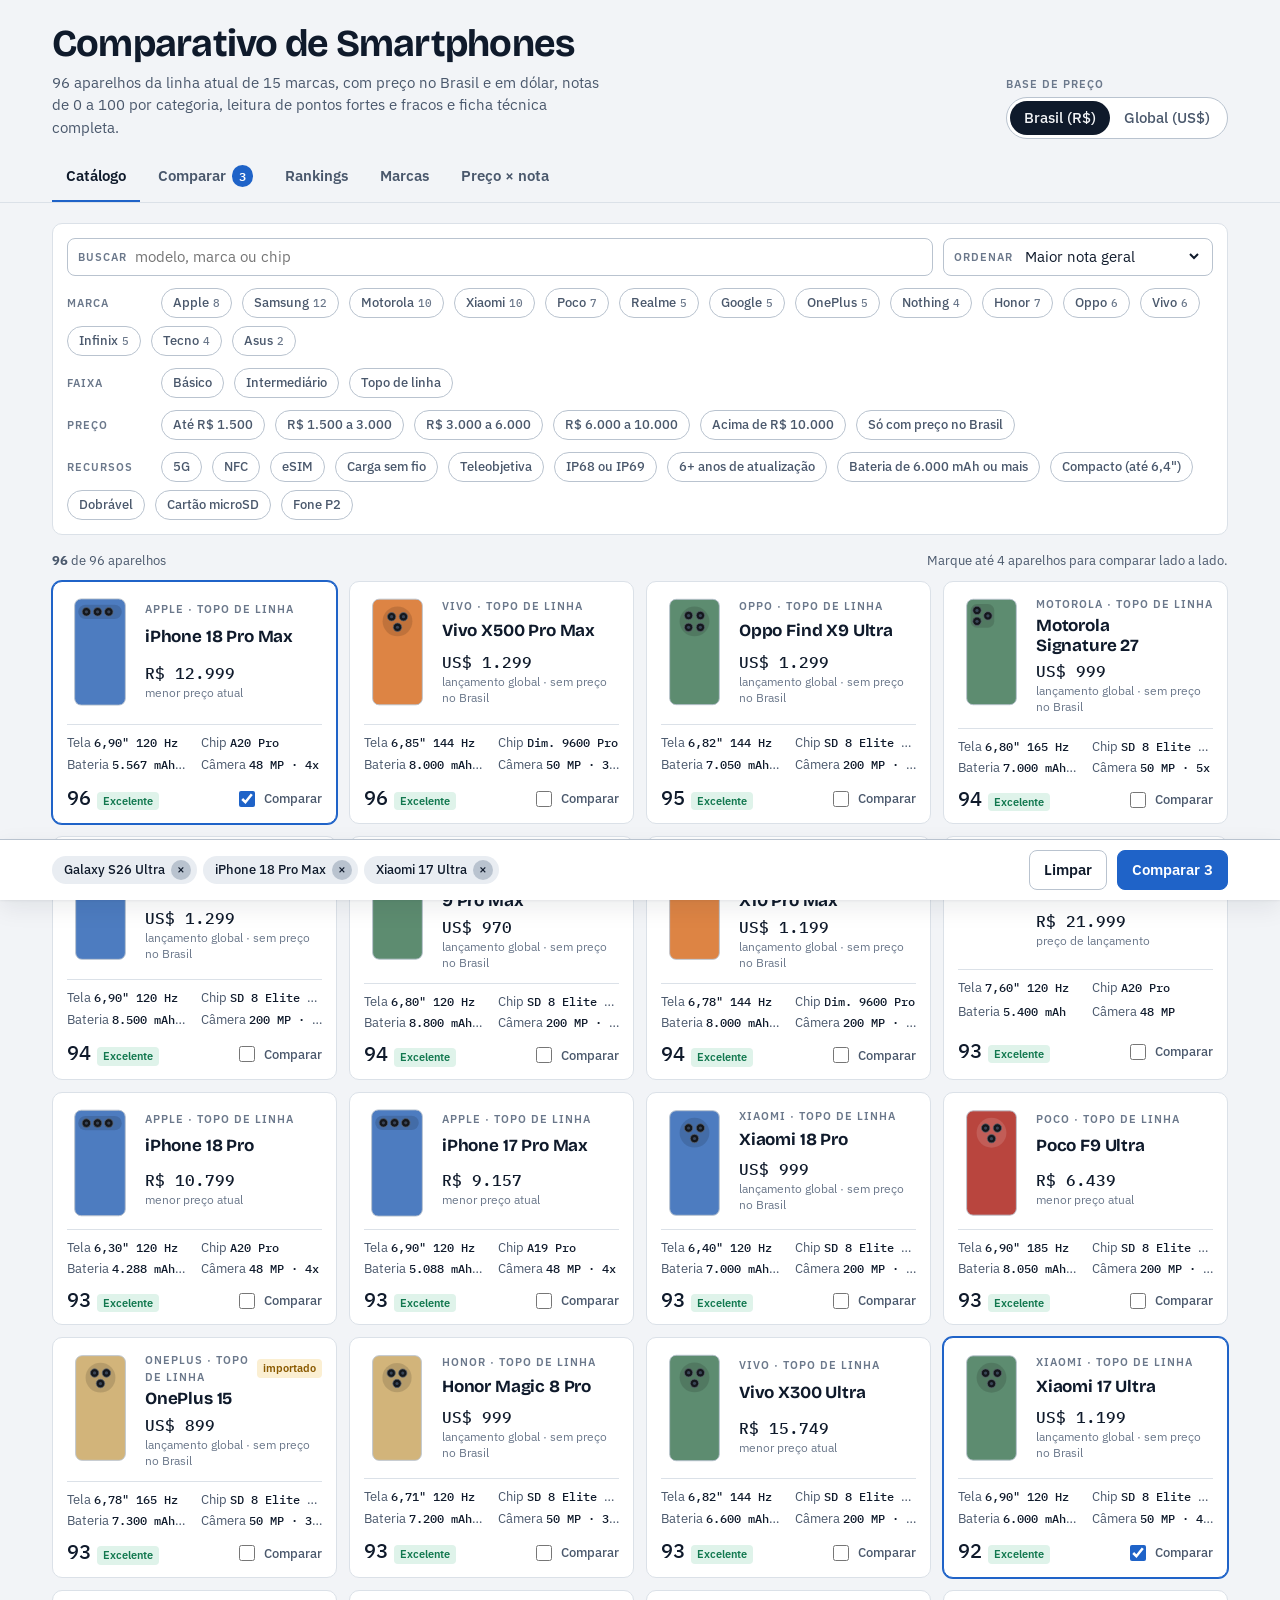
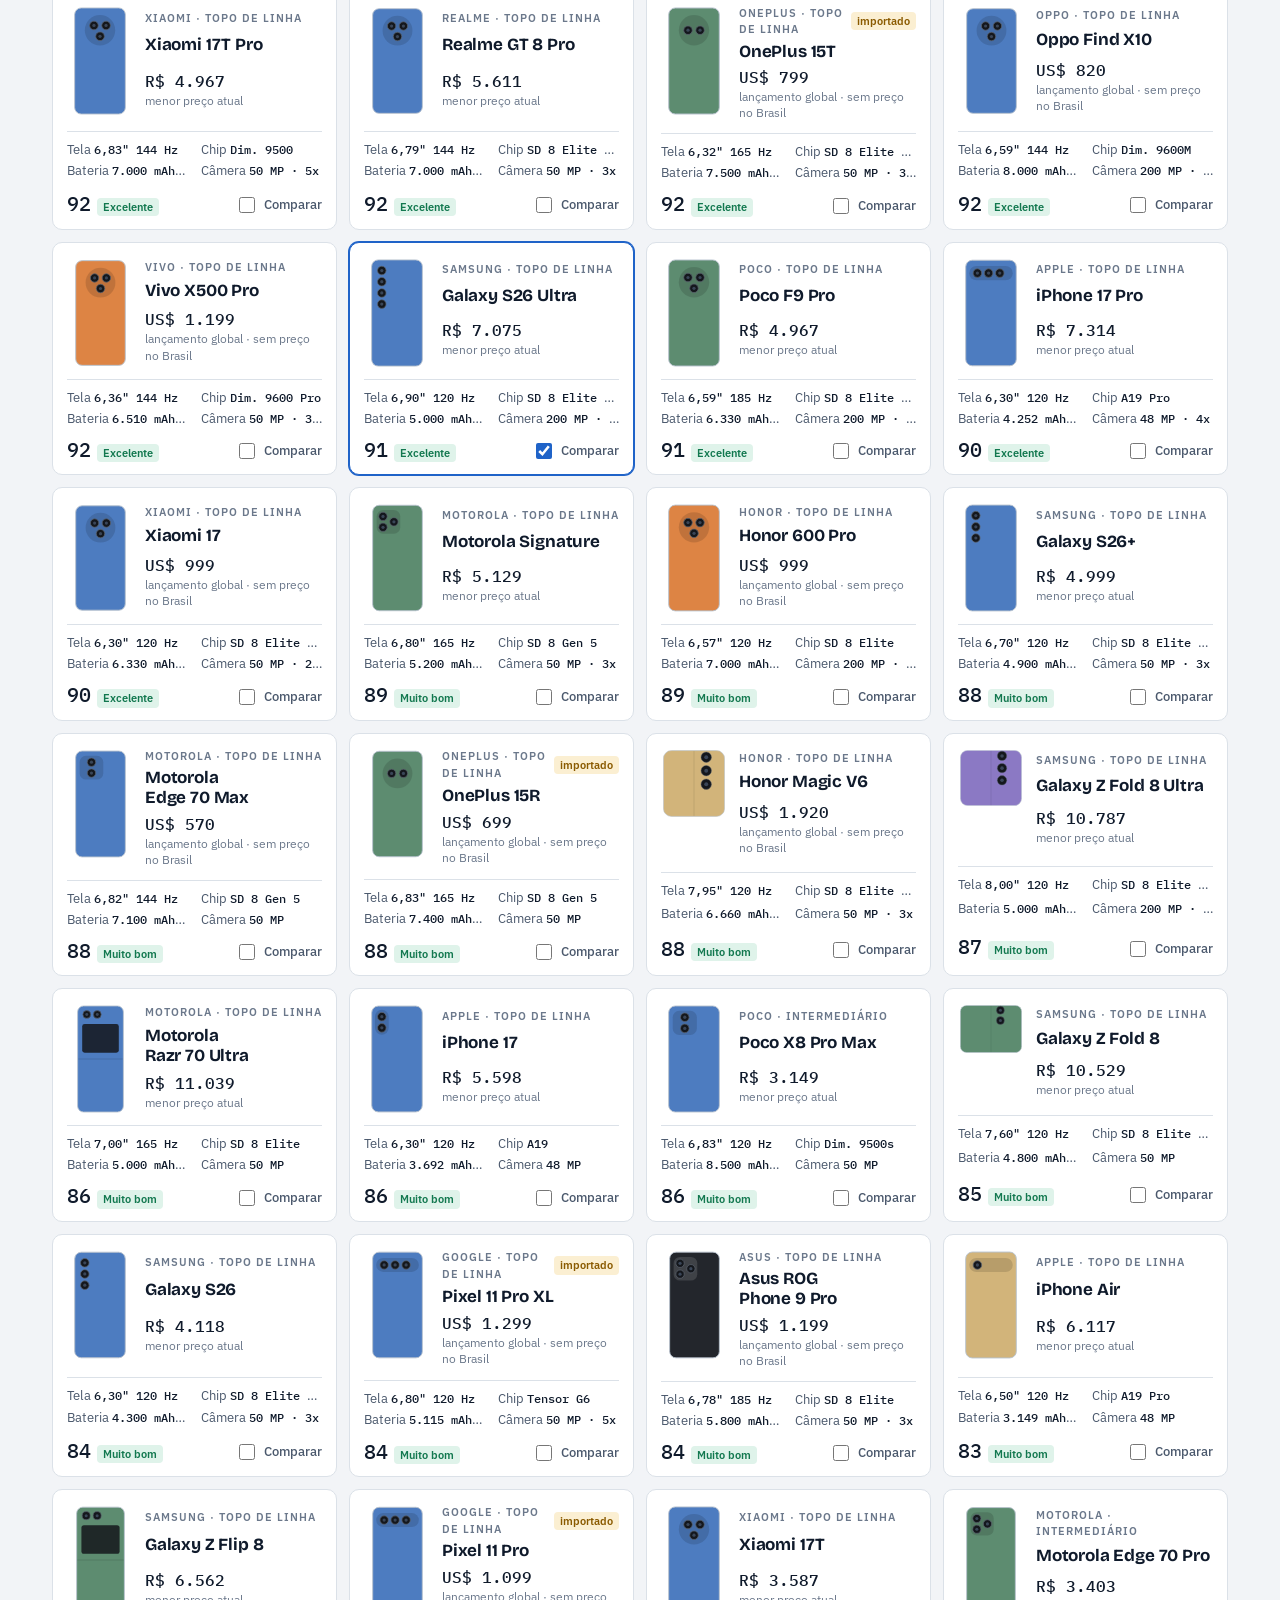
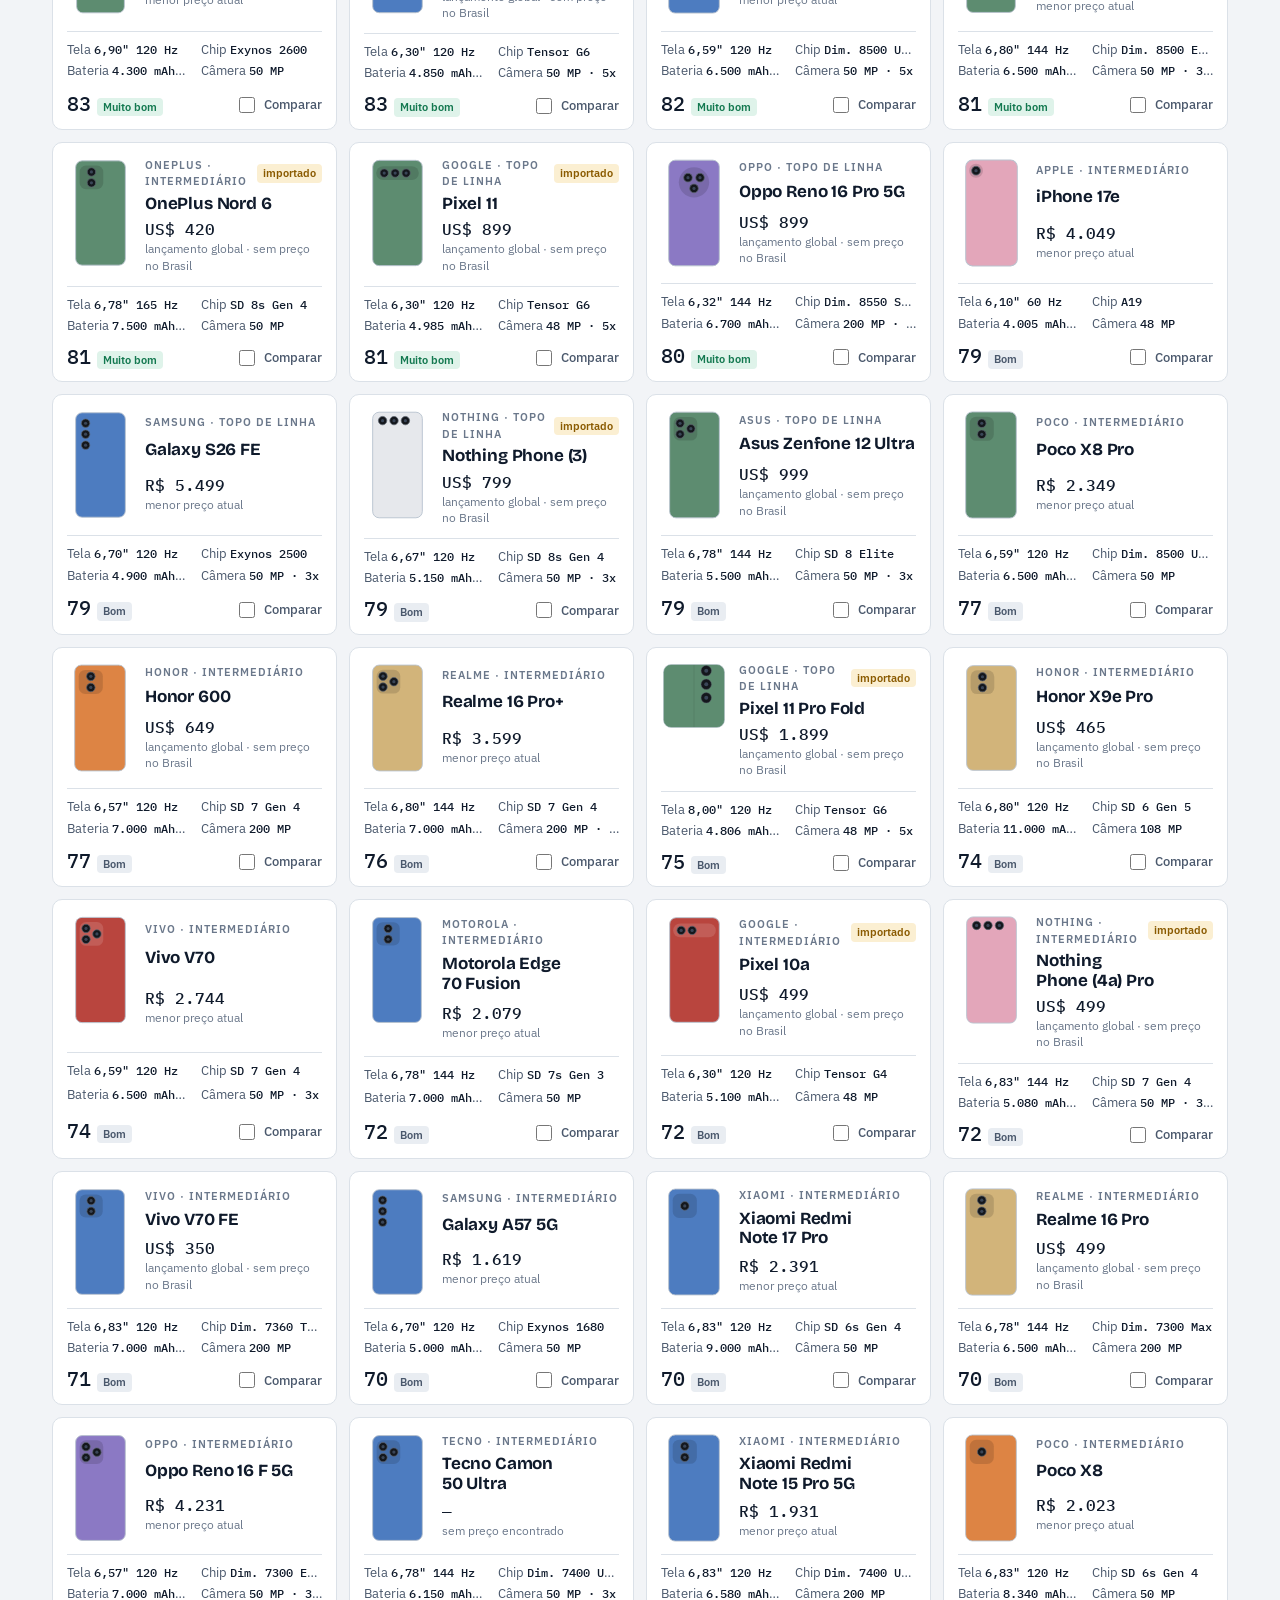
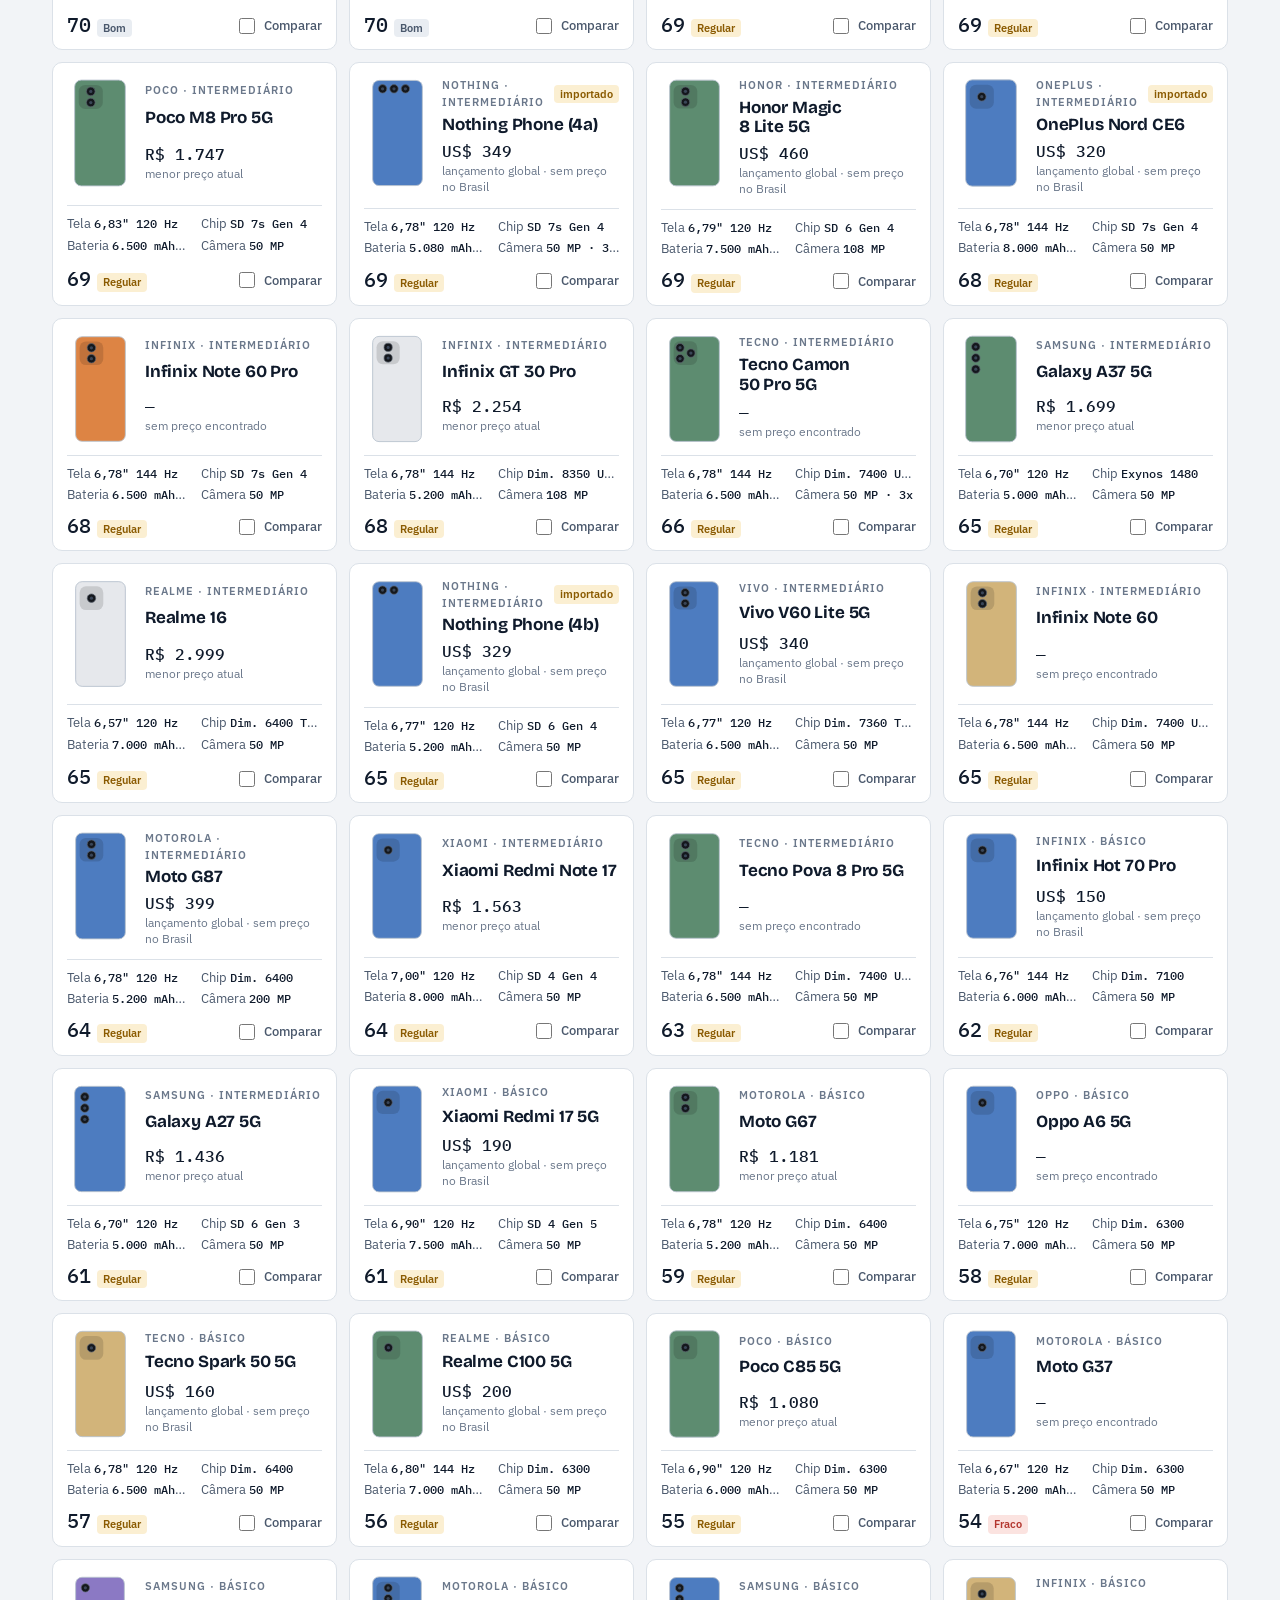
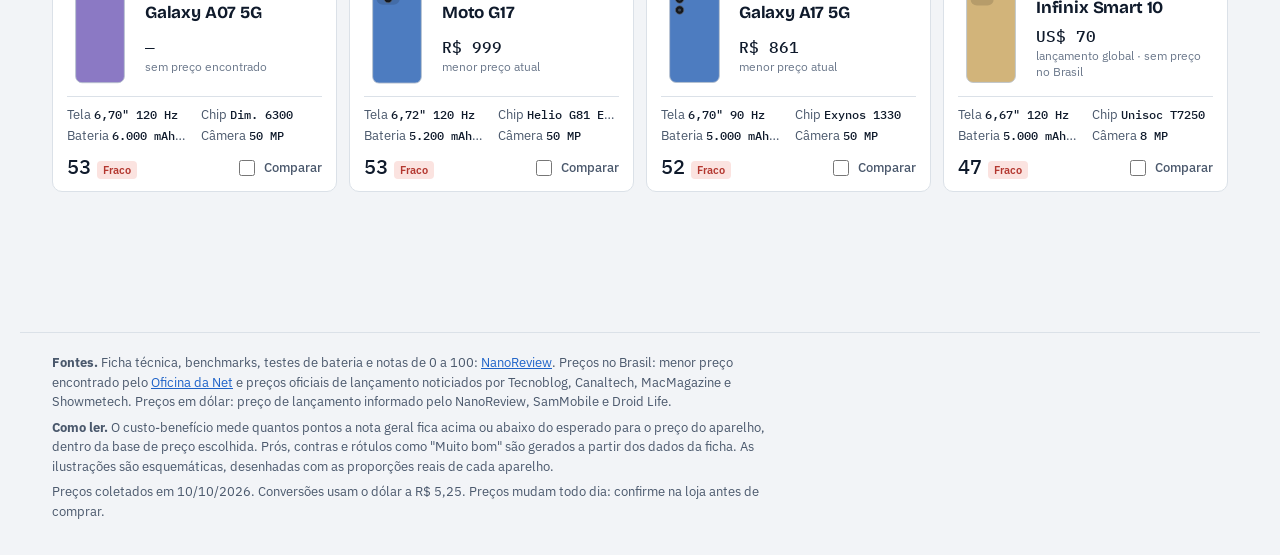
<file: index.html>
<!doctype html>
<html lang="pt-BR">
<head>
<meta charset="utf-8">
<meta name="viewport" content="width=device-width, initial-scale=1, viewport-fit=cover">
<meta name="description" content="Compare smartphones de 15 marcas: preços no Brasil e em dólar, notas por categoria, ficha técnica e custo-benefício.">
<title>Comparativo de Smartphones</title>
<link rel="preconnect" href="https://fonts.googleapis.com"><link rel="stylesheet" href="https://fonts.googleapis.com/css2?family=Bricolage+Grotesque:opsz,wght@12..96,500;12..96,700&family=IBM+Plex+Sans:wght@400;500;600&family=IBM+Plex+Mono:wght@400;500&display=swap">
<style>
:root{padding-top:env(safe-area-inset-top,0px);padding-bottom:env(safe-area-inset-bottom,0px)}body{margin:0}img{max-width:100%}[hidden]{display:none!important}

/* Layout: bancada de testes. Cabeçalho fixo com abas, filtros acima da grade, fichas densas com números em mono. */
:root{
  --bg:#f2f4f7; --surface:#ffffff; --surface-2:#e9edf2; --ink:#0f1a2b; --ink-2:#4a586c; --ink-3:#6b788b;
  --line:#dbe1e8; --line-2:#b9c3cf; --accent:#1f63c8; --accent-ink:#ffffff; --accent-soft:#e2ecfb;
  --s1:#2a78d6; --s2:#eb6834; --s3:#1baf7a; --s4:#eda100; --dim:#aab4c0;
  --good:#12784f; --good-bg:#dff3ea; --warn:#8a5a00; --warn-bg:#fbefd2; --bad:#b3372f; --bad-bg:#fbe3e0;
  --shadow:0 1px 2px rgba(15,26,43,.06),0 8px 24px rgba(15,26,43,.08);
  --f-display:"Bricolage Grotesque","Segoe UI",system-ui,sans-serif;
  --f-body:"IBM Plex Sans","Segoe UI",system-ui,sans-serif;
  --f-mono:"IBM Plex Mono",ui-monospace,"SF Mono",Menlo,monospace;
  --r:10px;
}
@media (prefers-color-scheme:dark){:root:not([data-theme="light"]){
  --bg:#0c1118; --surface:#141b25; --surface-2:#1c2532; --ink:#e9eef6; --ink-2:#aab6c6; --ink-3:#8492a5;
  --line:#263140; --line-2:#3b495c; --accent:#6ea3f2; --accent-ink:#08111f; --accent-soft:#18293f;
  --s1:#3987e5; --s2:#d95926; --s3:#199e70; --s4:#c98500; --dim:#4b596b;
  --good:#5fd0a0; --good-bg:#10301f; --warn:#e6b450; --warn-bg:#33270b; --bad:#f08a80; --bad-bg:#3a1714;
  --shadow:0 1px 2px rgba(0,0,0,.4),0 8px 24px rgba(0,0,0,.35); color-scheme:dark}}
:root[data-theme="dark"]{
  --bg:#0c1118; --surface:#141b25; --surface-2:#1c2532; --ink:#e9eef6; --ink-2:#aab6c6; --ink-3:#8492a5;
  --line:#263140; --line-2:#3b495c; --accent:#6ea3f2; --accent-ink:#08111f; --accent-soft:#18293f;
  --s1:#3987e5; --s2:#d95926; --s3:#199e70; --s4:#c98500; --dim:#4b596b;
  --good:#5fd0a0; --good-bg:#10301f; --warn:#e6b450; --warn-bg:#33270b; --bad:#f08a80; --bad-bg:#3a1714;
  --shadow:0 1px 2px rgba(0,0,0,.4),0 8px 24px rgba(0,0,0,.35); color-scheme:dark}

*{box-sizing:border-box}
body{background:var(--bg);color:var(--ink);font:15px/1.5 var(--f-body);-webkit-font-smoothing:antialiased}
button,input,select{font:inherit;color:inherit}
button{cursor:pointer}
:focus-visible{outline:2px solid var(--accent);outline-offset:2px;border-radius:4px}
.num{font-family:var(--f-mono);font-variant-numeric:tabular-nums;letter-spacing:-.01em}
.wrap{max-width:1240px;margin-inline:auto;padding-inline:clamp(16px,3vw,32px)}
h1,h2,h3{font-family:var(--f-display);text-wrap:balance;margin:0;line-height:1.15}
.eyebrow{font-size:11px;letter-spacing:.09em;text-transform:uppercase;color:var(--ink-3);font-weight:600}
.muted{color:var(--ink-2)} .small{font-size:13px}

/* cabeçalho */
.top{padding-block:22px 14px}
.top-row{display:flex;gap:16px 24px;align-items:flex-end;justify-content:space-between;flex-wrap:wrap}
.top h1{font-size:clamp(26px,4vw,38px);font-weight:700;letter-spacing:-.02em}
.top p{margin:6px 0 0;color:var(--ink-2);max-width:62ch}
.seg{display:inline-flex;border:1px solid var(--line-2);border-radius:999px;padding:3px;background:var(--surface)}
.seg button{border:0;background:transparent;padding:6px 14px;border-radius:999px;font-weight:500;color:var(--ink-2)}
.seg button[aria-pressed="true"]{background:var(--ink);color:var(--bg)}
.tabs{position:sticky;top:env(safe-area-inset-top,0px);z-index:20;background:var(--bg);border-bottom:1px solid var(--line)}
.tabs .wrap{display:flex;gap:4px;overflow-x:auto;scrollbar-width:none}
.tabs button{border:0;background:transparent;padding:12px 14px;font-weight:600;color:var(--ink-2);white-space:nowrap;border-bottom:3px solid transparent;margin-bottom:-1px}
.tabs button[aria-selected="true"]{color:var(--ink);border-bottom-color:var(--accent)}
.tabs .count{font-family:var(--f-mono);font-size:12px;background:var(--accent);color:var(--accent-ink);border-radius:999px;padding:1px 7px;margin-left:6px}
main{padding-block:20px 140px}
.view-head{display:flex;justify-content:space-between;align-items:flex-end;gap:12px 20px;flex-wrap:wrap;margin-bottom:14px}
.view-head h2{font-size:22px;font-weight:700}
.view-head p{margin:4px 0 0;color:var(--ink-2);max-width:70ch}

/* filtros */
.filters{background:var(--surface);border:1px solid var(--line);border-radius:var(--r);padding:14px;display:grid;gap:12px;margin-bottom:16px}
.f-row{display:flex;gap:8px 10px;flex-wrap:wrap;align-items:center}
.f-row>.eyebrow{flex:0 0 84px}
.field{display:flex;align-items:center;gap:8px;border:1px solid var(--line-2);border-radius:8px;background:var(--surface);padding:0 10px;min-height:38px}
.field input,.field select{border:0;background:transparent;outline:0;min-width:0;padding:7px 0}
.field.grow{flex:1 1 220px}
.field select{padding-right:4px}
.chip{border:1px solid var(--line-2);background:var(--surface);border-radius:999px;padding:4px 11px;font-size:13px;font-weight:500;color:var(--ink-2);min-height:30px}
.chip[aria-pressed="true"]{background:var(--accent-soft);border-color:var(--accent);color:var(--ink)}
.chip .n{font-family:var(--f-mono);font-size:11px;color:var(--ink-3);margin-left:4px}
.linkbtn{border:0;background:none;color:var(--accent);font-weight:600;padding:4px 0;text-decoration:underline;text-underline-offset:3px}
.result-bar{display:flex;justify-content:space-between;align-items:center;gap:10px;flex-wrap:wrap;margin-bottom:10px;color:var(--ink-2);font-size:13px}

/* grade de fichas */
.grid{display:grid;grid-template-columns:repeat(auto-fill,minmax(268px,1fr));gap:12px}
.card{background:var(--surface);border:1px solid var(--line);border-radius:var(--r);display:grid;grid-template-columns:66px minmax(0,1fr);gap:4px 12px;padding:14px 14px 12px;position:relative}
.card.sel{border-color:var(--accent);box-shadow:0 0 0 1px var(--accent)}
.card .art{grid-row:1/4;display:flex;align-items:flex-start;justify-content:center;padding-top:2px}
.card .brand{display:flex;justify-content:space-between;gap:8px;align-items:center}
.card h3{font-size:17px;font-weight:700;letter-spacing:-.01em}
.card h3 button{all:unset;cursor:pointer}
.card h3 button:hover{text-decoration:underline;text-underline-offset:3px}
.card h3 button:focus-visible{outline:2px solid var(--accent);outline-offset:2px}
.price{font-family:var(--f-mono);font-size:16px;font-weight:500}
.price small{font-family:var(--f-body);font-size:12px;color:var(--ink-3);font-weight:400;display:block;line-height:1.35}
.badge{font-size:11px;font-weight:600;border-radius:4px;padding:1px 6px;background:var(--surface-2);color:var(--ink-2);white-space:nowrap}
.badge.import{background:var(--warn-bg);color:var(--warn)}
.specs{grid-column:1/-1;display:grid;grid-template-columns:1fr 1fr;gap:2px 12px;margin:8px 0 0;padding:8px 0 0;border-top:1px solid var(--line);font-size:12.5px;color:var(--ink-2)}
.specs b{color:var(--ink);font-weight:500;font-family:var(--f-mono);font-size:12px}
.specs div{white-space:nowrap;overflow:hidden;text-overflow:ellipsis;min-width:0}
.card-foot{grid-column:1/-1;display:flex;justify-content:space-between;align-items:center;gap:8px;margin-top:8px}
.cmp-toggle{display:inline-flex;gap:6px;align-items:center;font-size:13px;font-weight:500;color:var(--ink-2);cursor:pointer}
.cmp-toggle input{width:16px;height:16px;accent-color:var(--accent)}
.score{display:inline-flex;align-items:baseline;gap:6px}
.score .v{font-family:var(--f-mono);font-size:20px;font-weight:500;line-height:1}
.q{font-size:11px;font-weight:600;border-radius:4px;padding:1px 6px;white-space:nowrap}
.q5,.q4{background:var(--good-bg);color:var(--good)} .q3{background:var(--surface-2);color:var(--ink-2)}
.q2{background:var(--warn-bg);color:var(--warn)} .q1{background:var(--bad-bg);color:var(--bad)}
.mini{display:grid;grid-template-columns:repeat(4,1fr);gap:6px;flex:1;max-width:150px}
.mini i{display:block;height:4px;border-radius:2px;background:var(--surface-2);position:relative;overflow:hidden}
.mini i::after{content:"";position:absolute;inset:0 auto 0 0;width:var(--p);background:var(--s1);border-radius:2px}
.mini span{font-size:10px;color:var(--ink-3);display:block;margin-bottom:2px}
.empty{background:var(--surface);border:1px dashed var(--line-2);border-radius:var(--r);padding:28px;text-align:center;color:var(--ink-2)}

/* bandeja de comparação */
.tray{position:fixed;left:0;right:0;bottom:0;z-index:30;background:var(--surface);border-top:1px solid var(--line-2);box-shadow:var(--shadow);padding:10px 0 calc(10px + env(safe-area-inset-bottom,0px))}
.tray .wrap{display:flex;gap:10px;align-items:center;flex-wrap:wrap}
.tray-sum{display:none;flex:1;font-weight:500}
.tray-items{display:flex;gap:6px;flex-wrap:wrap;flex:1;min-width:0}
.pill{display:inline-flex;align-items:center;gap:6px;background:var(--surface-2);border-radius:999px;padding:4px 6px 4px 12px;font-size:13px;font-weight:500}
.pill button{border:0;background:var(--line-2);color:var(--ink);width:20px;height:20px;border-radius:50%;line-height:1;font-size:13px;padding:0}
.btn{border:1px solid var(--line-2);background:var(--surface);border-radius:8px;padding:8px 14px;font-weight:600}
.btn.primary{background:var(--accent);border-color:var(--accent);color:var(--accent-ink)}
.btn:disabled{opacity:.5;cursor:not-allowed}

/* comparação */
.presets{display:flex;gap:8px;flex-wrap:wrap;margin-bottom:14px}
.cmp-add{display:flex;gap:8px;flex-wrap:wrap;margin-bottom:16px}
.panel{background:var(--surface);border:1px solid var(--line);border-radius:var(--r);padding:16px;margin-bottom:14px}
.panel h3{font-size:16px;font-weight:700;margin-bottom:10px}
.cmp-heads{display:grid;gap:12px;grid-template-columns:repeat(var(--n),minmax(0,1fr))}
.cmp-head{text-align:center;display:grid;gap:4px;justify-items:center;align-content:end;min-width:0}
.cmp-head .stage{height:170px;display:flex;align-items:flex-end;justify-content:center}
.cmp-head h4{font:700 15px/1.2 var(--f-display);margin:6px 0 0;overflow-wrap:anywhere}
.cmp-head .key{display:inline-flex;align-items:center;gap:6px;font-size:12px;color:var(--ink-2)}
.dot{width:10px;height:10px;border-radius:50%;display:inline-block;flex:none}
.verdicts{display:grid;grid-template-columns:repeat(auto-fit,minmax(270px,1fr));gap:0 28px;margin:0;padding:0;list-style:none}
.verdicts li{display:flex;justify-content:space-between;gap:10px;border-bottom:1px solid var(--line);padding:6px 0;font-size:14px}
.verdicts b{font-weight:600;text-align:right}
.strip{display:grid;grid-template-columns:110px minmax(0,1fr);gap:6px 12px;align-items:center}
.strip .lab{font-size:13px;color:var(--ink-2)}
.gbars{display:grid;gap:2px;padding-block:3px}
.gb{display:grid;grid-template-columns:minmax(0,1fr) 28px;gap:8px;align-items:center}
.gb i{display:block;height:8px;border-radius:0 4px 4px 0;min-width:2px}
.gb .num{font-size:12px;text-align:right;line-height:1}
.strip{align-items:start}.strip .lab{padding-top:3px}
.legend{display:flex;gap:6px 16px;flex-wrap:wrap;font-size:13px;color:var(--ink-2);margin-bottom:10px}
.legend span{display:inline-flex;align-items:center;gap:6px}
.tbl-wrap{overflow-x:auto;border:1px solid var(--line);border-radius:var(--r);background:var(--surface)}
table{border-collapse:collapse;width:100%;font-size:13.5px}
th,td{padding:8px 12px;text-align:left;border-bottom:1px solid var(--line);vertical-align:top}
.cmp-table th[scope="row"]{position:sticky;left:0;background:var(--surface);font-weight:500;color:var(--ink-2);min-width:150px;max-width:190px;z-index:1}
.cmp-table td{min-width:150px}
.cmp-table thead th{font:700 14px var(--f-display);background:var(--surface);position:sticky;top:0}
.cmp-table tr.group th{background:var(--surface-2);font:600 11px var(--f-body);letter-spacing:.09em;text-transform:uppercase;color:var(--ink-2);position:sticky;left:0}
.cmp-table td.best{background:var(--good-bg);font-weight:600}
.cmp-table td.best::after{content:" ✓";color:var(--good)}

/* rankings */
.rank-grid{display:grid;grid-template-columns:repeat(auto-fit,minmax(300px,1fr));gap:14px}
.rank ol{list-style:none;margin:0;padding:0;display:grid;gap:7px}
.rank li{display:grid;grid-template-columns:20px minmax(0,1fr) auto;gap:2px 8px;align-items:baseline;font-size:14px}
.rank li .pos{font-family:var(--f-mono);font-size:12px;color:var(--ink-3)}
.rank li button{all:unset;cursor:pointer;overflow:hidden;text-overflow:ellipsis;white-space:nowrap}
.rank li button:hover{text-decoration:underline}
.rank li button:focus-visible{outline:2px solid var(--accent)}
.rank li .bar{grid-column:2/4;height:4px;background:var(--surface-2);border-radius:2px;overflow:hidden}
.rank li .bar i{display:block;height:100%;background:var(--s1);border-radius:2px}
.rank .sub{font-size:12px;color:var(--ink-3)}

/* marcas */
.brand-bars{display:grid;gap:7px}
.bb{display:grid;grid-template-columns:92px minmax(0,1fr) 54px;gap:10px;align-items:center;font-size:14px}
.bb .track{height:14px;background:var(--surface-2);border-radius:0 4px 4px 0;position:relative}
.bb .track i{position:absolute;inset:0 auto 0 0;background:var(--s1);border-radius:0 4px 4px 0}
.bb .track i.neg{background:var(--s2)}
.brand-table td:first-child{font-weight:600}
.brand-cards{display:grid;grid-template-columns:repeat(auto-fill,minmax(280px,1fr));gap:12px;margin-top:14px}
.brand-card{background:var(--surface);border:1px solid var(--line);border-radius:var(--r);padding:14px;display:grid;gap:8px;align-content:start}
.brand-card h3{font-size:18px;display:flex;justify-content:space-between;align-items:baseline;gap:8px}
.brand-card dl{margin:0;display:grid;gap:6px;font-size:13.5px}
.brand-card dt{font-size:11px;letter-spacing:.09em;text-transform:uppercase;color:var(--ink-3);font-weight:600}
.brand-card dd{margin:0}
.lvl{display:inline-flex;gap:3px;vertical-align:middle;margin-right:6px}
.lvl i{width:7px;height:7px;border-radius:50%;background:var(--line-2)} .lvl i.on{background:var(--accent)}

/* gráfico */
.chart-box{background:var(--surface);border:1px solid var(--line);border-radius:var(--r);padding:12px}
.chart-box svg{width:100%;height:auto;display:block;font-family:var(--f-body)}
.tip{position:fixed;z-index:60;pointer-events:none;background:var(--ink);color:var(--bg);border-radius:8px;padding:8px 10px;font-size:12.5px;line-height:1.4;max-width:240px;box-shadow:var(--shadow)}
.tip b{display:block;font-size:13px}

/* detalhe */
dialog{border:0;padding:0;background:var(--surface);color:var(--ink);border-radius:14px;width:min(920px,calc(100vw - 24px));max-height:calc(100dvh - 24px);box-shadow:var(--shadow)}
dialog::backdrop{background:rgba(8,14,24,.55)}
.dlg{padding:20px clamp(16px,3vw,28px) 24px;display:grid;gap:18px}
.dlg-head{display:grid;grid-template-columns:auto minmax(0,1fr) auto;gap:16px;align-items:start}
.dlg-head h2{font-size:26px;font-weight:700;letter-spacing:-.02em}
.dlg-close{border:1px solid var(--line-2);background:var(--surface);border-radius:8px;width:36px;height:36px;font-size:18px;line-height:1}
.dlg-prices{display:flex;gap:8px 22px;flex-wrap:wrap;margin-top:8px}
.dlg-prices div{font-size:12px;color:var(--ink-3)} .dlg-prices b{display:block;font:500 17px var(--f-mono);color:var(--ink)}
.note{font-size:13px;color:var(--ink-2);background:var(--surface-2);border-radius:8px;padding:8px 10px}
.two{display:grid;grid-template-columns:repeat(auto-fit,minmax(260px,1fr));gap:18px}
.scores{display:grid;gap:8px}
.sc{display:grid;grid-template-columns:104px minmax(0,1fr) 30px 86px;gap:8px;align-items:center;font-size:13.5px}
.sc .track{height:8px;background:var(--surface-2);border-radius:4px;overflow:hidden}
.sc .track i{display:block;height:100%;background:var(--s1);border-radius:4px}
.pc{margin:0;padding:0;list-style:none;display:grid;gap:5px;font-size:14px}
.pc li{padding-left:20px;position:relative}
.pc li::before{position:absolute;left:0;font-weight:700}
.pc.pro li::before{content:"+";color:var(--good)} .pc.con li::before{content:"–";color:var(--bad)}
.tags{display:flex;gap:6px;flex-wrap:wrap}
.tag{font-size:12px;font-weight:600;border:1px solid var(--line-2);border-radius:999px;padding:2px 10px;color:var(--ink-2)}
.spec-list{display:grid;grid-template-columns:repeat(auto-fit,minmax(250px,1fr));gap:14px 24px}
.spec-list h4{font:600 11px var(--f-body);letter-spacing:.09em;text-transform:uppercase;color:var(--ink-3);margin:0 0 4px}
.spec-list dl{margin:0;display:grid;grid-template-columns:auto minmax(0,1fr);gap:3px 12px;font-size:13.5px}
.spec-list dt{color:var(--ink-2)} .spec-list dd{margin:0;text-align:right;overflow-wrap:anywhere}
.similar{display:flex;gap:8px;flex-wrap:wrap}
footer{border-top:1px solid var(--line);padding-block:20px 28px;color:var(--ink-2);font-size:13px}
footer p{margin:0 0 6px;max-width:92ch} footer a{color:var(--accent)}

@media (max-width:640px){
  .tray-items{display:none} .tray-sum{display:block}
  .f-row>.eyebrow{flex-basis:100%}
  .dlg-head{grid-template-columns:auto minmax(0,1fr)} .dlg-close{position:absolute;top:10px;right:10px}
  .sc{grid-template-columns:86px minmax(0,1fr) 28px} .sc .q{display:none}
  .cmp-head .stage{height:120px}
  .strip{grid-template-columns:84px minmax(0,1fr)}
  .bb{grid-template-columns:76px minmax(0,1fr) 48px}
}
@media (prefers-reduced-motion:no-preference){.card,.chip,.btn{transition:border-color .15s,background-color .15s}}

</style>
</head>
<body>

<header class="top wrap">
  <div class="top-row">
    <div>
      <h1>Comparativo de Smartphones</h1>
      <p id="subtitulo"></p>
    </div>
    <div>
      <div class="eyebrow" id="lbl-base" style="margin-bottom:4px">Base de preço</div>
      <div class="seg" role="group" aria-labelledby="lbl-base">
        <button type="button" id="base-br" data-base="br" aria-pressed="true">Brasil (R$)</button>
        <button type="button" id="base-usd" data-base="usd" aria-pressed="false">Global (US$)</button>
      </div>
    </div>
  </div>
</header>

<nav class="tabs" aria-label="Seções">
  <div class="wrap" role="tablist">
    <button type="button" role="tab" id="tab-catalogo" data-tab="catalogo" aria-selected="true">Catálogo</button>
    <button type="button" role="tab" id="tab-comparar" data-tab="comparar" aria-selected="false">Comparar<span class="count" id="cmp-count">0</span></button>
    <button type="button" role="tab" id="tab-rankings" data-tab="rankings" aria-selected="false">Rankings</button>
    <button type="button" role="tab" id="tab-marcas" data-tab="marcas" aria-selected="false">Marcas</button>
    <button type="button" role="tab" id="tab-grafico" data-tab="grafico" aria-selected="false">Preço × nota</button>
  </div>
</nav>

<main class="wrap">
  <section id="v-catalogo" data-view="catalogo"></section>
  <section id="v-comparar" data-view="comparar" hidden></section>
  <section id="v-rankings" data-view="rankings" hidden></section>
  <section id="v-marcas" data-view="marcas" hidden></section>
  <section id="v-grafico" data-view="grafico" hidden></section>
</main>

<div class="tray" id="tray" hidden>
  <div class="wrap">
    <span class="tray-sum" id="tray-sum"></span>
    <div class="tray-items" id="tray-items"></div>
    <button type="button" class="btn" id="tray-clear">Limpar</button>
    <button type="button" class="btn primary" id="tray-go">Comparar</button>
  </div>
</div>

<dialog id="dlg" aria-labelledby="dlg-title"></dialog>
<div class="tip" id="tip" hidden></div>

<footer class="wrap">
  <p><b>Fontes.</b> Ficha técnica, benchmarks, testes de bateria e notas de 0 a 100: <a href="https://nanoreview.net/en/phone-list/antutu-rating" target="_blank" rel="noopener">NanoReview</a>. Preços no Brasil: menor preço encontrado pelo <a href="https://www.oficinadanet.com.br/smartphones" target="_blank" rel="noopener">Oficina da Net</a> e preços oficiais de lançamento noticiados por Tecnoblog, Canaltech, MacMagazine e Showmetech. Preços em dólar: preço de lançamento informado pelo NanoReview, SamMobile e Droid Life.</p>
  <p><b>Como ler.</b> O custo-benefício mede quantos pontos a nota geral fica acima ou abaixo do esperado para o preço do aparelho, dentro da base de preço escolhida. Prós, contras e rótulos como "Muito bom" são gerados a partir dos dados da ficha. As ilustrações são esquemáticas, desenhadas com as proporções reais de cada aparelho.</p>
  <p id="rodape-data"></p>
</footer>

<script id="dados" type="application/json">{"meta":{"usd_brl":5.25,"price_date":"2026-10-10","built":"2026-10-10","count":96},"brands":{"Apple":{"br":"Venda oficial ampla","br_lvl":3,"forte":"Desempenho, vídeo, valor de revenda e cerca de 7 anos de atualizações.","fraco":"Preço oficial alto no Brasil, carregamento lento e nenhuma opção de entrada.","upd":"≈7 anos"},"Samsung":{"br":"Venda oficial ampla, fabricação local","br_lvl":3,"forte":"Maior variedade de faixas de preço, telas AMOLED e até 7 anos de atualizações.","fraco":"Baterias e carregamento conservadores; preço de lançamento cai rápido.","upd":"6 a 7 anos"},"Motorola":{"br":"Venda oficial ampla, fabricação local","br_lvl":3,"forte":"Bom preço de rua, Android limpo e resistência IP68/IP69 até nos baratos.","fraco":"Poucos anos de atualização na linha Moto G.","upd":"2 a 4 anos (7 na Signature 27)"},"Xiaomi":{"br":"Venda oficial com preço alto; muita importação","br_lvl":2,"forte":"Muito hardware pelo preço, baterias enormes e carga de até 100 W.","fraco":"Preço oficial no Brasil bem acima do importado; garantia depende do canal.","upd":"2 a 6 anos"},"Poco":{"br":"Submarca Xiaomi; maioria via importação","br_lvl":2,"forte":"Desempenho e bateria por real entre os melhores do mercado.","fraco":"Câmeras medianas e atualização curta nos modelos baratos.","upd":"2 a 5 anos"},"Realme":{"br":"Venda oficial limitada","br_lvl":2,"forte":"Baterias de 7.000 mAh, carga rápida e IP69 em quase toda a linha.","fraco":"Catálogo oficial pequeno no Brasil; desempenho modesto nos intermediários.","upd":"2 a 5 anos"},"Google":{"br":"Sem venda oficial no Brasil","br_lvl":0,"forte":"Câmera, Android puro e 7 anos de atualizações.","fraco":"Desempenho abaixo dos rivais e sem garantia no Brasil.","upd":"7 anos"},"OnePlus":{"br":"Sem venda oficial no Brasil","br_lvl":0,"forte":"Bateria, carga rápida e desempenho de topo por preço menor.","fraco":"Só por importação, sem garantia local.","upd":"4 anos + 6 de segurança"},"Nothing":{"br":"Sem venda oficial no Brasil","br_lvl":0,"forte":"Design próprio, software limpo e boas câmeras no intermediário.","fraco":"Só por importação; desempenho mediano.","upd":"3 a 5 anos"},"Honor":{"br":"Venda oficial limitada","br_lvl":1,"forte":"Baterias de até 11.000 mAh, telas muito brilhantes e 7 anos na linha Magic.","fraco":"Poucos modelos com preço no Brasil.","upd":"2 a 7 anos"},"Oppo":{"br":"Venda oficial limitada","br_lvl":1,"forte":"Câmeras da linha Find entre as melhores; IP69 e carga rápida.","fraco":"Preço alto no Brasil e catálogo oficial curto.","upd":"1 a 5 anos"},"Vivo":{"br":"Vendida no Brasil como Jovi","br_lvl":1,"forte":"Câmeras com zoom forte, telas de ponta e bateria.","fraco":"Catálogo pequeno no Brasil e topo de linha muito caro.","upd":"4 a 5 anos"},"Infinix":{"br":"Venda oficial limitada","br_lvl":1,"forte":"Preço baixo com tela AMOLED de 144 Hz e carga sem fio no intermediário.","fraco":"Câmeras e desempenho simples; atualização curta.","upd":"2 a 3 anos"},"Tecno":{"br":"Presença pequena","br_lvl":1,"forte":"Preço baixo e bateria grande.","fraco":"Política de atualização pouco clara e quase nada à venda no Brasil.","upd":"Não informado"},"Asus":{"br":"Linha parada desde 2025","br_lvl":1,"forte":"Desempenho gamer, fone P2 e tela de 185 Hz no ROG.","fraco":"Só 2 anos de atualização e nenhum lançamento em 2026.","upd":"2 anos"}},"phones":[{"id":"apple-iphone-duo","brand":"Apple","model":"iPhone Duo","name":"iPhone Duo","tier":"topo","fold":"book","released":"2026-10","usd":1999,"brl_launch":21999,"brl_now":null,"br_note":null,"score":93,"s":{"tela":92,"camera":91,"desempenho":99,"jogos":99,"bateria":87,"conect":93},"disp":{"type":"OLED","inch":7.6,"res":"1878 x 2670","ppi":430,"hz":120,"nits":1600,"nits_test":null,"prot":"Ceramic Shield 2"},"body":{"h":117.8,"w":164.6,"t":5.2,"g":254,"ip":"IP68","back":"Glass","frame":"Metal","colors":["White","Black"]},"chip":"A20 Pro","nm":2,"gb6s":4731,"gb6m":13202,"antutu":3061434,"ram":[12],"rom":[256,512,1024,2048],"rom_type":"NVMe","sd":false,"os":"iOS 27","ui":null,"os_years":7,"sec_years":7,"bat":{"mah":5400,"w":null,"wl":20,"rev":true,"p30":null,"full":null,"life":null,"charger":false},"cam":{"lenses":["48 MP principal f/1.6","48 MP ultra-angular f/2.2"],"kinds":["main","ultra"],"main":48,"sensor":"1/1.56\"","ois":true,"zoom":null,"video":"4K120","selfie":12,"dxo":null},"con":{"wifi":"Wi-Fi 7","bt":"6.0","nfc":true,"esim":true,"g5":true,"jack":false,"stereo":true,"db":null},"src":"https://nanoreview.net/en/phone/apple-iphone-duo"},{"id":"apple-iphone-18-pro-max","brand":"Apple","model":"iPhone 18 Pro Max","name":"iPhone 18 Pro Max","tier":"topo","fold":null,"released":"2026-09","usd":1299,"brl_launch":12999,"brl_now":12999,"br_note":null,"score":96,"s":{"tela":95,"camera":97,"desempenho":99,"jogos":99,"bateria":93,"conect":91},"disp":{"type":"OLED","inch":6.9,"res":"1320 x 2868","ppi":460,"hz":120,"nits":1600,"nits_test":2731,"prot":"Ceramic Shield 2"},"body":{"h":163.4,"w":78,"t":8.75,"g":249,"ip":"IP68","back":"Glass","frame":"Metal","colors":["Black","Silver","Blue","Burgundy"]},"chip":"A20 Pro","nm":2,"gb6s":4725,"gb6m":12575,"antutu":3504165,"ram":[12],"rom":[256,512,1024,2048],"rom_type":"NVMe","sd":false,"os":"iOS 27","ui":null,"os_years":7,"sec_years":7,"bat":{"mah":5567,"w":60,"wl":25,"rev":true,"p30":81,"full":55,"life":33.93,"charger":false},"cam":{"lenses":["48 MP principal f/1.5-4.0 24mm","48 MP tele f/2.8 100mm","48 MP ultra-angular f/2.2 13mm"],"kinds":["main","tele","ultra"],"main":48,"sensor":"1/1.28\"","ois":true,"zoom":4,"video":"4K120","selfie":18,"dxo":null},"con":{"wifi":"Wi-Fi 7","bt":"6.0","nfc":true,"esim":true,"g5":true,"jack":false,"stereo":true,"db":null},"src":"https://nanoreview.net/en/phone/apple-iphone-18-pro-max"},{"id":"apple-iphone-18-pro","brand":"Apple","model":"iPhone 18 Pro","name":"iPhone 18 Pro","tier":"topo","fold":null,"released":"2026-09","usd":1199,"brl_launch":11999,"brl_now":10799,"br_note":null,"score":93,"s":{"tela":94,"camera":98,"desempenho":99,"jogos":99,"bateria":78,"conect":91},"disp":{"type":"OLED","inch":6.3,"res":"1206 x 2622","ppi":458,"hz":120,"nits":1600,"nits_test":null,"prot":"Ceramic Shield 2"},"body":{"h":150,"w":71.9,"t":8.75,"g":211,"ip":"IP68","back":"Glass","frame":"Metal","colors":["Black","Silver","Blue","Burgundy"]},"chip":"A20 Pro","nm":2,"gb6s":4719,"gb6m":12677,"antutu":3428810,"ram":[12],"rom":[256,512,1024,2048],"rom_type":"NVMe","sd":false,"os":"iOS 27","ui":null,"os_years":7,"sec_years":7,"bat":{"mah":4288,"w":60,"wl":25,"rev":true,"p30":80,"full":50,"life":null,"charger":false},"cam":{"lenses":["48 MP principal f/1.5-4.0 OIS","48 MP tele f/2.8 OIS","48 MP ultra-angular f/2.2"],"kinds":["main","tele","ultra"],"main":48,"sensor":"1/1.28\"","ois":true,"zoom":4,"video":"4K120","selfie":18,"dxo":172},"con":{"wifi":"Wi-Fi 7","bt":"6.0","nfc":true,"esim":true,"g5":true,"jack":false,"stereo":true,"db":null},"src":"https://nanoreview.net/en/phone/apple-iphone-18-pro"},{"id":"samsung-galaxy-s26-ultra","brand":"Samsung","model":"Galaxy S26 Ultra","name":"Galaxy S26 Ultra","tier":"topo","fold":null,"released":"2026-03","usd":1299,"brl_launch":11499,"brl_now":7075,"br_note":null,"score":91,"s":{"tela":95,"camera":93,"desempenho":98,"jogos":97,"bateria":78,"conect":88},"disp":{"type":"Dynamic AMOLED","inch":6.9,"res":"1440 x 3120","ppi":500,"hz":120,"nits":2600,"nits_test":2829,"prot":"Gorilla Armor 2"},"body":{"h":163.6,"w":78.1,"t":7.9,"g":214,"ip":"IP68","back":"Glass","frame":"Metal","colors":["White","Black","Silver","Blue","Pink","Purple"]},"chip":"Snapdragon 8 Elite Gen 5","nm":3,"gb6s":3624,"gb6m":11049,"antutu":3939244,"ram":[12,16],"rom":[256,512,1024],"rom_type":"UFS 4.0","sd":false,"os":"Android 16","ui":"One UI 8.5","os_years":7,"sec_years":7,"bat":{"mah":5000,"w":60,"wl":25,"rev":true,"p30":84,"full":43,"life":28.83,"charger":false},"cam":{"lenses":["200 MP principal f/1.4 OIS","50 MP tele 5x f/2.9 OIS","10 MP tele","50 MP ultra-angular f/1.9"],"kinds":["main","tele","tele","ultra"],"main":200,"sensor":"1/1.3\"","ois":true,"zoom":5,"video":"8K30","selfie":12,"dxo":157},"con":{"wifi":"Wi-Fi 7","bt":"6.0","nfc":true,"esim":true,"g5":true,"jack":false,"stereo":true,"db":92},"src":"https://nanoreview.net/en/phone/samsung-galaxy-s26-ultra"},{"id":"apple-iphone-17-pro-max","brand":"Apple","model":"iPhone 17 Pro Max","name":"iPhone 17 Pro Max","tier":"topo","fold":null,"released":"2025-09","usd":1199,"brl_launch":12499,"brl_now":9157,"br_note":null,"score":93,"s":{"tela":89,"camera":95,"desempenho":99,"jogos":95,"bateria":88,"conect":91},"disp":{"type":"OLED","inch":6.9,"res":"1320 x 2868","ppi":460,"hz":120,"nits":1600,"nits_test":1001,"prot":"Ceramic Shield 2"},"body":{"h":163.4,"w":78,"t":8.75,"g":233,"ip":"IP68","back":"Glass","frame":"Metal","colors":["Silver","Blue","Orange"]},"chip":"A19 Pro","nm":3,"gb6s":3940,"gb6m":10434,"antutu":2590567,"ram":[12],"rom":[256,512,1024,2048],"rom_type":"NVMe","sd":false,"os":"iOS 26","ui":null,"os_years":7,"sec_years":7,"bat":{"mah":5088,"w":40,"wl":25,"rev":true,"p30":65,"full":72,"life":33.2,"charger":false},"cam":{"lenses":["48 MP principal f/1.78 OIS","48 MP tele f/2.8 OIS","48 MP ultra-angular f/2.2"],"kinds":["main","tele","ultra"],"main":48,"sensor":"1/1.28\"","ois":true,"zoom":4,"video":"4K120","selfie":18,"dxo":null},"con":{"wifi":"Wi-Fi 7","bt":"6.0","nfc":true,"esim":true,"g5":true,"jack":false,"stereo":true,"db":82.2},"src":"https://nanoreview.net/en/phone/apple-iphone-17-pro-max"},{"id":"apple-iphone-17-pro","brand":"Apple","model":"iPhone 17 Pro","name":"iPhone 17 Pro","tier":"topo","fold":null,"released":"2025-09","usd":1099,"brl_launch":11499,"brl_now":7314,"br_note":null,"score":90,"s":{"tela":89,"camera":97,"desempenho":99,"jogos":93,"bateria":71,"conect":91},"disp":{"type":"OLED","inch":6.3,"res":"1206 x 2622","ppi":460,"hz":120,"nits":1600,"nits_test":1007,"prot":"Ceramic Shield 2"},"body":{"h":150,"w":71.9,"t":8.75,"g":206,"ip":"IP68","back":"Glass","frame":"Metal","colors":["Silver","Blue","Orange"]},"chip":"A19 Pro","nm":3,"gb6s":3992,"gb6m":10688,"antutu":2538751,"ram":[12],"rom":[256,512,1024],"rom_type":"NVMe","sd":false,"os":"iOS 26","ui":null,"os_years":7,"sec_years":7,"bat":{"mah":4252,"w":40,"wl":25,"rev":true,"p30":70,"full":78,"life":26.8,"charger":false},"cam":{"lenses":["48 MP principal f/1.78 OIS","48 MP tele f/2.8 OIS","48 MP ultra-angular f/2.2"],"kinds":["main","tele","ultra"],"main":48,"sensor":"1/1.28\"","ois":true,"zoom":4,"video":"4K120","selfie":18,"dxo":168},"con":{"wifi":"Wi-Fi 7","bt":"6.0","nfc":true,"esim":true,"g5":true,"jack":false,"stereo":true,"db":null},"src":"https://nanoreview.net/en/phone/apple-iphone-17-pro"},{"id":"apple-iphone-air","brand":"Apple","model":"iPhone Air","name":"iPhone Air","tier":"topo","fold":null,"released":"2025-09","usd":999,"brl_launch":10499,"brl_now":6117,"br_note":null,"score":83,"s":{"tela":89,"camera":82,"desempenho":99,"jogos":86,"bateria":56,"conect":86},"disp":{"type":"OLED","inch":6.5,"res":"1260 x 2736","ppi":460,"hz":120,"nits":1600,"nits_test":1003,"prot":"Ceramic Shield 2"},"body":{"h":156.2,"w":74.7,"t":5.6,"g":165,"ip":"IP68","back":"Glass","frame":"Metal","colors":["White","Black","Gold","Blue"]},"chip":"A19 Pro","nm":3,"gb6s":4044,"gb6m":11101,"antutu":2568709,"ram":[12],"rom":[256,512,1024],"rom_type":"NVMe","sd":false,"os":"iOS 26","ui":null,"os_years":7,"sec_years":7,"bat":{"mah":3149,"w":30,"wl":20,"rev":true,"p30":57,"full":93,"life":22.25,"charger":false},"cam":{"lenses":["48 MP principal f/1.6 OIS"],"kinds":["main"],"main":48,"sensor":"1/1.56\"","ois":true,"zoom":null,"video":"4K60","selfie":18,"dxo":141},"con":{"wifi":"Wi-Fi 7","bt":"6.0","nfc":true,"esim":true,"g5":true,"jack":false,"stereo":false,"db":84.3},"src":"https://nanoreview.net/en/phone/apple-iphone-air"},{"id":"apple-iphone-17e","brand":"Apple","model":"iPhone 17e","name":"iPhone 17e","tier":"inter","fold":null,"released":"2026-03","usd":599,"brl_launch":5800,"brl_now":4049,"br_note":null,"score":79,"s":{"tela":73,"camera":73,"desempenho":94,"jogos":79,"bateria":71,"conect":74},"disp":{"type":"OLED","inch":6.1,"res":"1170 x 2532","ppi":460,"hz":60,"nits":1200,"nits_test":818,"prot":"Ceramic Shield 2"},"body":{"h":146.7,"w":71.5,"t":7.8,"g":169,"ip":"IP68","back":"Glass","frame":"Metal","colors":["White","Black","Pink"]},"chip":"A19","nm":3,"gb6s":3595,"gb6m":9245,"antutu":2272175,"ram":[8],"rom":[256,512],"rom_type":"NVMe","sd":false,"os":"iOS 26.3","ui":null,"os_years":7,"sec_years":7,"bat":{"mah":4005,"w":25,"wl":15,"rev":false,"p30":59,"full":94,"life":28.17,"charger":false},"cam":{"lenses":["48 MP principal f/1.6 OIS"],"kinds":["main"],"main":48,"sensor":"1/2.55\"","ois":true,"zoom":null,"video":"4K60","selfie":12,"dxo":null},"con":{"wifi":"Wi-Fi 6","bt":"5.3","nfc":true,"esim":true,"g5":true,"jack":false,"stereo":true,"db":88.5},"src":"https://nanoreview.net/en/phone/apple-iphone-17e"},{"id":"samsung-galaxy-s26-plus-snapdragon","brand":"Samsung","model":"Galaxy S26+","name":"Galaxy S26+","tier":"topo","fold":null,"released":"2026-03","usd":1099,"brl_launch":9199,"brl_now":4999,"br_note":"Ficha da versão Snapdragon, a vendida no Brasil.","score":88,"s":{"tela":96,"camera":81,"desempenho":97,"jogos":95,"bateria":77,"conect":88},"disp":{"type":"Dynamic AMOLED","inch":6.7,"res":"1440 x 3120","ppi":516,"hz":120,"nits":2600,"nits_test":null,"prot":"Corning Gorilla Armor 2"},"body":{"h":158.4,"w":75.8,"t":7.3,"g":190,"ip":"IP68","back":"Glass","frame":"Metal","colors":["White","Black","Silver","Blue","Pink","Purple"]},"chip":"Snapdragon 8 Elite Gen 5","nm":3,"gb6s":3634,"gb6m":11036,"antutu":3811131,"ram":[12],"rom":[256,512],"rom_type":"UFS 4.0","sd":false,"os":"Android 16","ui":"One UI 8.5","os_years":7,"sec_years":7,"bat":{"mah":4900,"w":45,"wl":25,"rev":true,"p30":69,"full":61,"life":null,"charger":false},"cam":{"lenses":["50 MP principal f/1.8 OIS","10 MP tele f/2.4 OIS","12 MP ultra-angular f/2.2"],"kinds":["main","tele","ultra"],"main":50,"sensor":"1/1.56\"","ois":true,"zoom":3,"video":"8K30","selfie":12,"dxo":null},"con":{"wifi":"Wi-Fi 7","bt":"6.0","nfc":true,"esim":true,"g5":true,"jack":false,"stereo":true,"db":null},"src":"https://nanoreview.net/en/phone/samsung-galaxy-s26-plus-snapdragon"},{"id":"samsung-galaxy-s26-snapdragon","brand":"Samsung","model":"Galaxy S26","name":"Galaxy S26","tier":"topo","fold":null,"released":"2026-03","usd":899,"brl_launch":7499,"brl_now":4118,"br_note":"Ficha da versão Snapdragon, a vendida no Brasil.","score":84,"s":{"tela":89,"camera":79,"desempenho":97,"jogos":96,"bateria":65,"conect":84},"disp":{"type":"Dynamic AMOLED","inch":6.3,"res":"1080 x 2340","ppi":411,"hz":120,"nits":2600,"nits_test":null,"prot":"Gorilla Glass Victus 2"},"body":{"h":149.6,"w":71.7,"t":7.2,"g":167,"ip":"IP68","back":"Glass","frame":"Metal","colors":["White","Black","Blue","Pink","Purple"]},"chip":"Snapdragon 8 Elite Gen 5","nm":3,"gb6s":3551,"gb6m":10235,"antutu":3898892,"ram":[12],"rom":[256,512],"rom_type":"UFS 4.0","sd":false,"os":"Android 16","ui":"One UI 8.5","os_years":7,"sec_years":7,"bat":{"mah":4300,"w":25,"wl":15,"rev":true,"p30":null,"full":null,"life":null,"charger":false},"cam":{"lenses":["50 MP principal f/1.8 OIS","10 MP tele f/2.4 OIS","12 MP ultra-angular f/2.2"],"kinds":["main","tele","ultra"],"main":50,"sensor":"1/1.56\"","ois":true,"zoom":3,"video":"8K30","selfie":12,"dxo":null},"con":{"wifi":"Wi-Fi 7","bt":"5.4","nfc":true,"esim":true,"g5":true,"jack":false,"stereo":true,"db":null},"src":"https://nanoreview.net/en/phone/samsung-galaxy-s26-snapdragon"},{"id":"samsung-galaxy-s26-fe","brand":"Samsung","model":"Galaxy S26 FE","name":"Galaxy S26 FE","tier":"topo","fold":null,"released":"2026-09","usd":699,"brl_launch":5499,"brl_now":5499,"br_note":null,"score":79,"s":{"tela":90,"camera":77,"desempenho":78,"jogos":75,"bateria":72,"conect":78},"disp":{"type":"Dynamic AMOLED","inch":6.7,"res":"1080 x 2340","ppi":385,"hz":120,"nits":1900,"nits_test":1863,"prot":"Gorilla Glass Victus Plus"},"body":{"h":161.6,"w":76.9,"t":7.4,"g":193,"ip":"IP68","back":"Glass","frame":"Metal","colors":["Gray","Blue","Purple"]},"chip":"Exynos 2500","nm":3,"gb6s":2217,"gb6m":7699,"antutu":2289696,"ram":[8],"rom":[128,256,512],"rom_type":"UFS 4.0","sd":false,"os":"Android 17","ui":"One UI 9","os_years":7,"sec_years":7,"bat":{"mah":4900,"w":45,"wl":15,"rev":true,"p30":69,"full":68,"life":25.63,"charger":false},"cam":{"lenses":["50 MP principal f/1.8 OIS","8 MP tele f/2.4 OIS","12 MP ultra-angular f/2.2"],"kinds":["main","tele","ultra"],"main":50,"sensor":"1/1.57\"","ois":true,"zoom":3,"video":"8K30","selfie":12,"dxo":null},"con":{"wifi":"Wi-Fi 6E","bt":"5.4","nfc":true,"esim":true,"g5":true,"jack":false,"stereo":true,"db":null},"src":"https://nanoreview.net/en/phone/samsung-galaxy-s26-fe"},{"id":"samsung-galaxy-z-fold-8","brand":"Samsung","model":"Galaxy Z Fold 8","name":"Galaxy Z Fold 8","tier":"topo","fold":"book","released":"2026-07","usd":1899,"brl_launch":12599,"brl_now":10529,"br_note":null,"score":85,"s":{"tela":91,"camera":77,"desempenho":96,"jogos":94,"bateria":72,"conect":88},"disp":{"type":"Dynamic AMOLED","inch":7.6,"res":"1828 x 2448","ppi":403,"hz":120,"nits":3000,"nits_test":3034,"prot":"Corning Gorilla Glass Ceramic 3"},"body":{"h":123.9,"w":161.4,"t":4.5,"g":201,"ip":"IP48","back":"Glass","frame":"Metal","colors":["White","Gray","Green","Purple"]},"chip":"Snapdragon 8 Elite Gen 5","nm":3,"gb6s":3645,"gb6m":11102,"antutu":3382020,"ram":[12,16],"rom":[256,512,1024],"rom_type":"UFS 4.0","sd":false,"os":"Android 17","ui":"One UI 9","os_years":7,"sec_years":7,"bat":{"mah":4800,"w":45,"wl":20,"rev":true,"p30":65,"full":69,"life":26.48,"charger":false},"cam":{"lenses":["50 MP principal f/1.8 OIS","50 MP ultra-angular f/1.9"],"kinds":["main","ultra"],"main":50,"sensor":"1/1.57\"","ois":true,"zoom":null,"video":"8K30","selfie":10,"dxo":null},"con":{"wifi":"Wi-Fi 7","bt":"6.0","nfc":true,"esim":true,"g5":true,"jack":false,"stereo":true,"db":null},"src":"https://nanoreview.net/en/phone/samsung-galaxy-z-fold-8"},{"id":"samsung-galaxy-z-fold-8-ultra","brand":"Samsung","model":"Galaxy Z Fold 8 Ultra","name":"Galaxy Z Fold 8 Ultra","tier":"topo","fold":"book","released":"2026-07","usd":2099,"brl_launch":14599,"brl_now":10787,"br_note":null,"score":87,"s":{"tela":91,"camera":85,"desempenho":96,"jogos":94,"bateria":71,"conect":88},"disp":{"type":"Dynamic AMOLED","inch":8,"res":"2256 x 2504","ppi":422,"hz":120,"nits":3000,"nits_test":3005,"prot":"Corning Gorilla Glass Ceramic 3"},"body":{"h":143.2,"w":158.4,"t":4.1,"g":215,"ip":"IP48","back":"Glass","frame":"Metal","colors":["White","Gray","Purple"]},"chip":"Snapdragon 8 Elite Gen 5","nm":3,"gb6s":3681,"gb6m":10934,"antutu":3453998,"ram":[12,16],"rom":[256,512,1024],"rom_type":"UFS 4.0","sd":false,"os":"Android 17","ui":"One UI 9","os_years":7,"sec_years":7,"bat":{"mah":5000,"w":45,"wl":20,"rev":true,"p30":71,"full":60,"life":25.63,"charger":false},"cam":{"lenses":["200 MP principal f/1.7 OIS","10 MP tele f/2.4 OIS","50 MP ultra-angular f/1.9"],"kinds":["main","tele","ultra"],"main":200,"sensor":"1/1.3\"","ois":true,"zoom":3,"video":"8K30","selfie":10,"dxo":null},"con":{"wifi":"Wi-Fi 7","bt":"6.0","nfc":true,"esim":true,"g5":true,"jack":false,"stereo":true,"db":87.1},"src":"https://nanoreview.net/en/phone/samsung-galaxy-z-fold-8-ultra"},{"id":"samsung-galaxy-z-flip-8","brand":"Samsung","model":"Galaxy Z Flip 8","name":"Galaxy Z Flip 8","tier":"topo","fold":"flip","released":"2026-07","usd":1199,"brl_launch":9199,"brl_now":6562,"br_note":null,"score":83,"s":{"tela":90,"camera":77,"desempenho":94,"jogos":95,"bateria":64,"conect":84},"disp":{"type":"Dynamic AMOLED","inch":6.9,"res":"1080 x 2520","ppi":400,"hz":120,"nits":2600,"nits_test":2698,"prot":"Gorilla Glass Victus 2"},"body":{"h":166.9,"w":75.4,"t":6.1,"g":180,"ip":"IP48","back":"Glass","frame":"Metal","colors":["Gray","Green","Pink"]},"chip":"Exynos 2600","nm":2,"gb6s":3235,"gb6m":10904,"antutu":3113347,"ram":[12],"rom":[256,512],"rom_type":"UFS 4.0","sd":false,"os":"Android 17","ui":"One UI 9.0","os_years":7,"sec_years":7,"bat":{"mah":4300,"w":25,"wl":15,"rev":true,"p30":56,"full":79,"life":24.45,"charger":false},"cam":{"lenses":["50 MP principal f/1.8 OIS","12 MP ultra-angular f/2.2"],"kinds":["main","ultra"],"main":50,"sensor":"1/1.57\"","ois":true,"zoom":null,"video":"4K60","selfie":10,"dxo":null},"con":{"wifi":"Wi-Fi 7","bt":"5.4","nfc":true,"esim":true,"g5":true,"jack":false,"stereo":true,"db":null},"src":"https://nanoreview.net/en/phone/samsung-galaxy-z-flip-8"},{"id":"samsung-galaxy-a57-5g","brand":"Samsung","model":"Galaxy A57 5G","name":"Galaxy A57 5G","tier":"inter","fold":null,"released":"2026-04","usd":549,"brl_launch":3599,"brl_now":1619,"br_note":null,"score":70,"s":{"tela":88,"camera":69,"desempenho":56,"jogos":43,"bateria":71,"conect":77},"disp":{"type":"Super AMOLED","inch":6.7,"res":"1080 x 2340","ppi":385,"hz":120,"nits":1900,"nits_test":1875,"prot":"Gorilla Glass Victus Plus"},"body":{"h":161.5,"w":76.8,"t":6.9,"g":179,"ip":"IP68","back":"Glass","frame":"Metal","colors":["Gray","Blue","Purple","Aqua"]},"chip":"Exynos 1680","nm":4,"gb6s":1382,"gb6m":4477,"antutu":1390055,"ram":[8,12],"rom":[128,256,512],"rom_type":"UFS 3.1","sd":false,"os":"Android 16","ui":"One UI 8.5","os_years":6,"sec_years":6,"bat":{"mah":5000,"w":45,"wl":0,"rev":true,"p30":64,"full":69,"life":24.5,"charger":false},"cam":{"lenses":["50 MP principal f/1.8 OIS","12 MP ultra-angular f/2.2","5 MP macro f/2.4"],"kinds":["main","ultra","macro"],"main":50,"sensor":"1/1.56\"","ois":true,"zoom":null,"video":"4K30","selfie":12,"dxo":null},"con":{"wifi":"Wi-Fi 6E","bt":"6.0","nfc":true,"esim":true,"g5":true,"jack":false,"stereo":true,"db":89.1},"src":"https://nanoreview.net/en/phone/samsung-galaxy-a57-5g"},{"id":"samsung-galaxy-a37-5g","brand":"Samsung","model":"Galaxy A37 5G","name":"Galaxy A37 5G","tier":"inter","fold":null,"released":"2026-04","usd":449,"brl_launch":3299,"brl_now":1699,"br_note":null,"score":65,"s":{"tela":85,"camera":67,"desempenho":46,"jogos":25,"bateria":68,"conect":73},"disp":{"type":"Super AMOLED","inch":6.7,"res":"1080 x 2340","ppi":385,"hz":120,"nits":1900,"nits_test":1922,"prot":"Gorilla Glass Victus Plus"},"body":{"h":162.9,"w":78.2,"t":7.4,"g":196,"ip":"IP68","back":"Glass","frame":"Plastic","colors":["White","Gray","Green","Purple"]},"chip":"Exynos 1480","nm":4,"gb6s":1153,"gb6m":3457,"antutu":1064079,"ram":[6,8,12],"rom":[128,256],"rom_type":"UFS 3.1","sd":false,"os":"Android 16","ui":"One UI 8.5","os_years":6,"sec_years":6,"bat":{"mah":5000,"w":45,"wl":0,"rev":false,"p30":62,"full":72,"life":23.38,"charger":false},"cam":{"lenses":["50 MP principal f/1.8 OIS","8 MP ultra-angular f/2.2","5 MP macro f/2.4"],"kinds":["main","ultra","macro"],"main":50,"sensor":"1/1.56\"","ois":true,"zoom":null,"video":"4K30","selfie":12,"dxo":null},"con":{"wifi":"Wi-Fi 6","bt":"5.4","nfc":true,"esim":true,"g5":true,"jack":false,"stereo":true,"db":90.8},"src":"https://nanoreview.net/en/phone/samsung-galaxy-a37-5g"},{"id":"samsung-galaxy-a27-5g","brand":"Samsung","model":"Galaxy A27 5G","name":"Galaxy A27 5G","tier":"inter","fold":null,"released":"2026-07","usd":349,"brl_launch":null,"brl_now":1436,"br_note":null,"score":61,"s":{"tela":85,"camera":60,"desempenho":43,"jogos":21,"bateria":63,"conect":66},"disp":{"type":"Super AMOLED","inch":6.7,"res":"1080 x 2340","ppi":385,"hz":120,"nits":1400,"nits_test":1095,"prot":"Gorilla Glass Victus Plus"},"body":{"h":162.4,"w":78.2,"t":7.8,"g":200,"ip":"IP64","back":"Glass","frame":"Plastic","colors":["Black","Blue","Green","Pink"]},"chip":"Snapdragon 6 Gen 3","nm":4,"gb6s":1002,"gb6m":2993,"antutu":903337,"ram":[6,8],"rom":[128,256],"rom_type":"UFS 3.1","sd":true,"os":"Android 16","ui":"One UI 8.5","os_years":6,"sec_years":6,"bat":{"mah":5000,"w":25,"wl":0,"rev":false,"p30":50,"full":88,"life":23.2,"charger":false},"cam":{"lenses":["50 MP principal f/1.8 OIS","5 MP ultra-angular f/2.2","2 MP macro f/2.4"],"kinds":["main","ultra","macro"],"main":50,"sensor":"1/2.76\"","ois":true,"zoom":null,"video":"4K30","selfie":12,"dxo":null},"con":{"wifi":"Wi-Fi 5","bt":"5.1","nfc":"region","esim":true,"g5":true,"jack":false,"stereo":false,"db":null},"src":"https://nanoreview.net/en/phone/samsung-galaxy-a27-5g"},{"id":"samsung-galaxy-a17-5g","brand":"Samsung","model":"Galaxy A17 5G","name":"Galaxy A17 5G","tier":"basico","fold":null,"released":"2025-08","usd":229,"brl_launch":null,"brl_now":861,"br_note":null,"score":52,"s":{"tela":71,"camera":51,"desempenho":34,"jogos":14,"bateria":52,"conect":68},"disp":{"type":"Super AMOLED","inch":6.7,"res":"1080 x 2340","ppi":385,"hz":90,"nits":800,"nits_test":740,"prot":"Gorilla Glass Victus"},"body":{"h":164.4,"w":77.9,"t":7.5,"g":192,"ip":"IP54","back":"Glass","frame":"Plastic","colors":["Black","Gray","Blue"]},"chip":"Exynos 1330","nm":5,"gb6s":963,"gb6m":2193,"antutu":632461,"ram":[4,6,8],"rom":[128,256],"rom_type":"UFS 2.2","sd":true,"os":"Android 15","ui":"One UI 8.5","os_years":6,"sec_years":6,"bat":{"mah":5000,"w":25,"wl":0,"rev":false,"p30":48,"full":80,"life":18.45,"charger":false},"cam":{"lenses":["50 MP principal f/1.8 OIS","5 MP ultra-angular f/2.2","2 MP macro f/2.4"],"kinds":["main","ultra","macro"],"main":50,"sensor":"1/2.76\"","ois":true,"zoom":null,"video":"1080p30","selfie":13,"dxo":null},"con":{"wifi":"Wi-Fi 5","bt":"5.3","nfc":"region","esim":true,"g5":true,"jack":false,"stereo":false,"db":89.2},"src":"https://nanoreview.net/en/phone/samsung-galaxy-a17-5g"},{"id":"samsung-galaxy-a07-5g","brand":"Samsung","model":"Galaxy A07 5G","name":"Galaxy A07 5G","tier":"basico","fold":null,"released":"2026-01","usd":null,"brl_launch":null,"brl_now":null,"br_note":null,"score":53,"s":{"tela":70,"camera":46,"desempenho":30,"jogos":13,"bateria":72,"conect":64},"disp":{"type":"PLS TFT","inch":6.7,"res":"720 x 1600","ppi":262,"hz":120,"nits":800,"nits_test":null,"prot":"Tempered glass"},"body":{"h":167.4,"w":77.4,"t":8.2,"g":199,"ip":"IP54","back":"Plastic","frame":"Plastic","colors":["Black","Purple"]},"chip":"Dimensity 6300","nm":6,"gb6s":780,"gb6m":2029,"antutu":509611,"ram":[4,6],"rom":[64,128],"rom_type":"UFS 2.2","sd":true,"os":"Android 16","ui":"One UI 8.5","os_years":null,"sec_years":null,"bat":{"mah":6000,"w":25,"wl":0,"rev":false,"p30":37,"full":105,"life":null,"charger":false},"cam":{"lenses":["50 MP principal f/1.8"],"kinds":["main"],"main":50,"sensor":null,"ois":false,"zoom":null,"video":"1080p30","selfie":8,"dxo":null},"con":{"wifi":"Wi-Fi 5","bt":"5.3","nfc":false,"esim":false,"g5":true,"jack":true,"stereo":false,"db":null},"src":"https://nanoreview.net/en/phone/samsung-galaxy-a07-5g"},{"id":"motorola-signature-27","brand":"Motorola","model":"Signature 27","name":"Motorola Signature 27","tier":"topo","fold":null,"released":"2026-10","usd":999,"brl_launch":null,"brl_now":null,"br_note":null,"score":94,"s":{"tela":93,"camera":95,"desempenho":98,"jogos":99,"bateria":93,"conect":92},"disp":{"type":"AMOLED","inch":6.8,"res":"1264 x 2780","ppi":449,"hz":165,"nits":6200,"nits_test":null,"prot":"Gorilla Glass Victus 2"},"body":{"h":162.09,"w":76.4,"t":7.2,"g":191,"ip":"IP69","back":null,"frame":"Metal","colors":["Black","Green"]},"chip":"Snapdragon 8 Elite Extreme Gen 6","nm":2,"gb6s":4320,"gb6m":12703,"antutu":5153294,"ram":[12,16],"rom":[256,512,1024],"rom_type":"UFS 4.1","sd":false,"os":"Android 17","ui":null,"os_years":7,"sec_years":7,"bat":{"mah":7000,"w":90,"wl":50,"rev":true,"p30":null,"full":null,"life":null,"charger":false},"cam":{"lenses":["50 MP principal f/1.9 OIS","200 MP tele OIS","50 MP ultra-angular f/2.0"],"kinds":["main","tele","ultra"],"main":50,"sensor":"1/1.28\"","ois":true,"zoom":5,"video":"8K30","selfie":50,"dxo":null},"con":{"wifi":"Wi-Fi 7","bt":"6.0","nfc":true,"esim":true,"g5":true,"jack":false,"stereo":true,"db":null},"src":"https://nanoreview.net/en/phone/motorola-signature-27"},{"id":"motorola-razr","brand":"Motorola","model":"Signature","name":"Motorola Signature","tier":"topo","fold":null,"released":"2026-02","usd":999,"brl_launch":8999,"brl_now":5129,"br_note":null,"score":89,"s":{"tela":92,"camera":94,"desempenho":93,"jogos":78,"bateria":80,"conect":92},"disp":{"type":"AMOLED","inch":6.8,"res":"1264 x 2780","ppi":449,"hz":165,"nits":6200,"nits_test":1527,"prot":"Gorilla Glass Victus 2"},"body":{"h":162.1,"w":76.4,"t":6.99,"g":186,"ip":"IP69","back":null,"frame":"Metal","colors":["Black","Green"]},"chip":"Snapdragon 8 Gen 5","nm":3,"gb6s":2854,"gb6m":9411,"antutu":3175557,"ram":[12,16],"rom":[256,512,1024],"rom_type":"UFS 4.1","sd":false,"os":"Android 16","ui":null,"os_years":null,"sec_years":null,"bat":{"mah":5200,"w":90,"wl":50,"rev":true,"p30":null,"full":42,"life":28.95,"charger":false},"cam":{"lenses":["50 MP principal f/1.9 OIS","50 MP tele 71mm OIS","50 MP ultra-angular f/2.0"],"kinds":["main","tele","ultra"],"main":50,"sensor":"1/1.28\"","ois":true,"zoom":3,"video":"8K30","selfie":50,"dxo":164},"con":{"wifi":"Wi-Fi 7","bt":"6.0","nfc":true,"esim":true,"g5":true,"jack":false,"stereo":true,"db":null},"src":"https://nanoreview.net/en/phone/motorola-razr"},{"id":"motorola-edge-70-max","brand":"Motorola","model":"Edge 70 Max","name":"Motorola Edge 70 Max","tier":"topo","fold":null,"released":"2026-07","usd":570,"brl_launch":null,"brl_now":null,"br_note":null,"score":88,"s":{"tela":97,"camera":78,"desempenho":89,"jogos":78,"bateria":97,"conect":92},"disp":{"type":"AMOLED","inch":6.82,"res":"1440 x 3168","ppi":510,"hz":144,"nits":7000,"nits_test":null,"prot":"Corning Gorilla Glass 7i"},"body":{"h":164,"w":77,"t":8.29,"g":221,"ip":"IP69","back":"Glass","frame":"Metal","colors":["Black","Blue","Green"]},"chip":"Snapdragon 8 Gen 5","nm":3,"gb6s":2833,"gb6m":9119,"antutu":3073131,"ram":[8,12],"rom":[256],"rom_type":"UFS 4.1","sd":false,"os":"Android 16","ui":null,"os_years":3,"sec_years":5,"bat":{"mah":7100,"w":90,"wl":25,"rev":true,"p30":null,"full":51,"life":null,"charger":false},"cam":{"lenses":["50 MP principal f/1.8 OIS","8 MP ultra-angular f/2.2"],"kinds":["main","ultra"],"main":50,"sensor":"1/1.56\"","ois":true,"zoom":null,"video":"4K60","selfie":32,"dxo":null},"con":{"wifi":"Wi-Fi 7","bt":"6.0","nfc":true,"esim":true,"g5":true,"jack":false,"stereo":true,"db":null},"src":"https://nanoreview.net/en/phone/motorola-edge-70-max"},{"id":"motorola-edge-70-pro","brand":"Motorola","model":"Edge 70 Pro","name":"Motorola Edge 70 Pro","tier":"inter","fold":null,"released":"2026-04","usd":450,"brl_launch":4499,"brl_now":3403,"br_note":null,"score":81,"s":{"tela":93,"camera":84,"desempenho":71,"jogos":63,"bateria":88,"conect":77},"disp":{"type":"AMOLED","inch":6.8,"res":"1272 x 2772","ppi":450,"hz":144,"nits":5200,"nits_test":3125,"prot":"Corning Gorilla Glass 7i"},"body":{"h":162.7,"w":75.6,"t":6.99,"g":183,"ip":"IP69","back":"Eco-leather","frame":"Plastic","colors":["White","Gray","Green"]},"chip":"Dimensity 8500 Extreme","nm":4,"gb6s":1763,"gb6m":6105,"antutu":2186261,"ram":[8,12],"rom":[256],"rom_type":"UFS 4.1","sd":false,"os":"Android 16","ui":"Hello UI","os_years":3,"sec_years":5,"bat":{"mah":6500,"w":90,"wl":0,"rev":true,"p30":73,"full":49,"life":29.9,"charger":true},"cam":{"lenses":["50 MP principal f/1.8 OIS","50 MP tele f/2.5 OIS","50 MP ultra-angular f/2.2"],"kinds":["main","tele","ultra"],"main":50,"sensor":"1/1.56\"","ois":true,"zoom":3.5,"video":"4K120","selfie":50,"dxo":null},"con":{"wifi":"Wi-Fi 7","bt":"5.4","nfc":true,"esim":true,"g5":true,"jack":false,"stereo":true,"db":null},"src":"https://nanoreview.net/en/phone/motorola-edge-70-pro"},{"id":"motorola-edge-70-fusion","brand":"Motorola","model":"Edge 70 Fusion","name":"Motorola Edge 70 Fusion","tier":"inter","fold":null,"released":"2026-03","usd":420,"brl_launch":2999,"brl_now":2079,"br_note":null,"score":72,"s":{"tela":93,"camera":74,"desempenho":49,"jogos":25,"bateria":93,"conect":73},"disp":{"type":"AMOLED","inch":6.78,"res":"1272 x 2772","ppi":450,"hz":144,"nits":5200,"nits_test":1481,"prot":"Corning Gorilla Glass 7i"},"body":{"h":162.76,"w":75.6,"t":7.21,"g":177,"ip":"IP69","back":null,"frame":"Plastic","colors":["Black","Gray","Blue","Green"]},"chip":"Snapdragon 7s Gen 3","nm":4,"gb6s":1263,"gb6m":3421,"antutu":1149292,"ram":[8,12],"rom":[128,256],"rom_type":"UFS 2.2","sd":false,"os":"Android 16","ui":"Hello UI","os_years":3,"sec_years":null,"bat":{"mah":7000,"w":68,"wl":0,"rev":false,"p30":86,"full":70,"life":null,"charger":false},"cam":{"lenses":["50 MP principal f/1.8 OIS","13 MP ultra-angular f/2.2"],"kinds":["main","ultra"],"main":50,"sensor":"1/1.56\"","ois":true,"zoom":null,"video":"4K30","selfie":32,"dxo":null},"con":{"wifi":"Wi-Fi 6E","bt":"6.0","nfc":true,"esim":true,"g5":true,"jack":false,"stereo":true,"db":78.5},"src":"https://nanoreview.net/en/phone/motorola-edge-70-fusion"},{"id":"motorola-razr-ultra-2026","brand":"Motorola","model":"Razr 70 Ultra","name":"Motorola Razr 70 Ultra","tier":"topo","fold":"flip","released":"2026-05","usd":1499,"brl_launch":null,"brl_now":11039,"br_note":"Nos EUA se chama Razr Ultra (2026).","score":86,"s":{"tela":94,"camera":81,"desempenho":95,"jogos":89,"bateria":80,"conect":80},"disp":{"type":"POLED","inch":7,"res":"1224 x 2992","ppi":462,"hz":165,"nits":5000,"nits_test":1449,"prot":"Gorilla Glass Ceramic"},"body":{"h":171.48,"w":73.99,"t":7.29,"g":199,"ip":"IP48","back":null,"frame":"Metal","colors":["Blue","Green"]},"chip":"Snapdragon 8 Elite","nm":3,"gb6s":2874,"gb6m":8889,"antutu":3379591,"ram":[16],"rom":[512],"rom_type":"UFS 4.0","sd":false,"os":"Android 16","ui":null,"os_years":null,"sec_years":null,"bat":{"mah":5000,"w":68,"wl":30,"rev":true,"p30":null,"full":null,"life":null,"charger":true},"cam":{"lenses":["50 MP principal f/1.8 OIS","50 MP ultra-angular f/2.0"],"kinds":["main","ultra"],"main":50,"sensor":"1/1.56\"","ois":true,"zoom":null,"video":"8K30","selfie":50,"dxo":null},"con":{"wifi":"Wi-Fi 7","bt":"5.4","nfc":true,"esim":true,"g5":true,"jack":false,"stereo":true,"db":83.7},"src":"https://nanoreview.net/en/phone/motorola-razr-ultra-2026"},{"id":"motorola-moto-g87","brand":"Motorola","model":"Moto G87","name":"Moto G87","tier":"inter","fold":null,"released":"2026-05","usd":399,"brl_launch":null,"brl_now":null,"br_note":null,"score":64,"s":{"tela":93,"camera":69,"desempenho":33,"jogos":13,"bateria":74,"conect":68},"disp":{"type":"AMOLED","inch":6.78,"res":"1272 x 2772","ppi":450,"hz":120,"nits":5000,"nits_test":1802,"prot":"Corning Gorilla Glass 7i"},"body":{"h":164.58,"w":77.37,"t":7.38,"g":183,"ip":"IP69","back":"Eco-leather","frame":"Plastic","colors":["Blue","Brown"]},"chip":"Dimensity 6400","nm":6,"gb6s":815,"gb6m":2142,"antutu":550018,"ram":[8,12],"rom":[256,512],"rom_type":"UFS 2.2","sd":false,"os":"Android 16","ui":null,"os_years":3,"sec_years":4,"bat":{"mah":5200,"w":30,"wl":0,"rev":false,"p30":null,"full":90,"life":null,"charger":false},"cam":{"lenses":["200 MP principal f/1.8","8 MP ultra-angular f/2.2"],"kinds":["main","ultra"],"main":200,"sensor":null,"ois":false,"zoom":null,"video":"1080p60","selfie":32,"dxo":null},"con":{"wifi":"Wi-Fi 5","bt":"5.4","nfc":true,"esim":true,"g5":true,"jack":false,"stereo":true,"db":87.8},"src":"https://nanoreview.net/en/phone/motorola-moto-g87"},{"id":"motorola-moto-g67","brand":"Motorola","model":"Moto G67","name":"Moto G67","tier":"basico","fold":null,"released":"2026-01","usd":199,"brl_launch":null,"brl_now":1181,"br_note":null,"score":59,"s":{"tela":91,"camera":60,"desempenho":34,"jogos":16,"bateria":62,"conect":68},"disp":{"type":"AMOLED","inch":6.78,"res":"1272 x 2772","ppi":450,"hz":120,"nits":null,"nits_test":null,"prot":"Corning Gorilla Glass 7i"},"body":{"h":164.18,"w":77.37,"t":7.33,"g":182,"ip":"IP64","back":"Eco-leather","frame":"Plastic","colors":["Gray","Green"]},"chip":"Dimensity 6400","nm":6,"gb6s":780,"gb6m":1999,"antutu":null,"ram":[4,8],"rom":[128,256],"rom_type":"UFS 2.2","sd":false,"os":"Android 16","ui":null,"os_years":2,"sec_years":null,"bat":{"mah":5200,"w":30,"wl":0,"rev":false,"p30":null,"full":null,"life":null,"charger":false},"cam":{"lenses":["50 MP principal f/1.8","8 MP ultra-angular f/2.2"],"kinds":["main","ultra"],"main":50,"sensor":"1/1.95\"","ois":false,"zoom":null,"video":"4K30","selfie":32,"dxo":null},"con":{"wifi":"Wi-Fi 5","bt":"5.4","nfc":"region","esim":true,"g5":true,"jack":false,"stereo":true,"db":null},"src":"https://nanoreview.net/en/phone/motorola-moto-g67"},{"id":"motorola-moto-g37","brand":"Motorola","model":"Moto G37","name":"Moto G37","tier":"basico","fold":null,"released":"2026-05","usd":null,"brl_launch":null,"brl_now":null,"br_note":null,"score":54,"s":{"tela":74,"camera":53,"desempenho":28,"jogos":12,"bateria":68,"conect":67},"disp":{"type":"IPS LCD","inch":6.67,"res":"720 x 1604","ppi":264,"hz":120,"nits":1050,"nits_test":868,"prot":"Corning Gorilla Glass 7i"},"body":{"h":166.2,"w":76.5,"t":7.8,"g":191,"ip":"IP64","back":"Eco-leather","frame":"Plastic","colors":["Blue","Green","Red"]},"chip":"Dimensity 6300","nm":6,"gb6s":791,"gb6m":1307,"antutu":596993,"ram":[4],"rom":[64,128,256],"rom_type":"UFS 2.2","sd":true,"os":"Android 16","ui":null,"os_years":null,"sec_years":null,"bat":{"mah":5200,"w":20,"wl":0,"rev":true,"p30":null,"full":null,"life":null,"charger":false},"cam":{"lenses":["50 MP principal f/1.8"],"kinds":["main"],"main":50,"sensor":null,"ois":false,"zoom":null,"video":"1080p30","selfie":8,"dxo":null},"con":{"wifi":"Wi-Fi 5","bt":"5.4","nfc":"region","esim":true,"g5":true,"jack":true,"stereo":true,"db":89.8},"src":"https://nanoreview.net/en/phone/motorola-moto-g37"},{"id":"motorola-moto-g17","brand":"Motorola","model":"Moto G17","name":"Moto G17","tier":"basico","fold":null,"released":"2026-01","usd":149,"brl_launch":1499,"brl_now":999,"br_note":null,"score":53,"s":{"tela":80,"camera":55,"desempenho":19,"jogos":10,"bateria":63,"conect":65},"disp":{"type":"IPS LCD","inch":6.72,"res":"1080 x 2400","ppi":392,"hz":120,"nits":1050,"nits_test":null,"prot":"Corning Gorilla Glass 3"},"body":{"h":165.7,"w":76,"t":8.2,"g":195,"ip":"IP64","back":"Plastic","frame":"Plastic","colors":["Blue"]},"chip":"Helio G81 Extreme","nm":12,"gb6s":401,"gb6m":1298,"antutu":335081,"ram":[4],"rom":[128,256],"rom_type":null,"sd":true,"os":"Android 15","ui":null,"os_years":null,"sec_years":null,"bat":{"mah":5200,"w":18,"wl":0,"rev":false,"p30":50,"full":106,"life":null,"charger":null},"cam":{"lenses":["50 MP principal f/1.9","5 MP ultra-angular f/2.2"],"kinds":["main","ultra"],"main":50,"sensor":"1/2.0\"","ois":false,"zoom":null,"video":"1080p30","selfie":32,"dxo":null},"con":{"wifi":"Wi-Fi 5","bt":"5.4","nfc":null,"esim":false,"g5":false,"jack":true,"stereo":true,"db":null},"src":"https://nanoreview.net/en/phone/motorola-moto-g17"},{"id":"xiaomi-18-pro-max","brand":"Xiaomi","model":"18 Pro Max","name":"Xiaomi 18 Pro Max","tier":"topo","fold":null,"released":"2026-09","usd":1299,"brl_launch":null,"brl_now":null,"br_note":null,"score":94,"s":{"tela":91,"camera":94,"desempenho":98,"jogos":99,"bateria":100,"conect":88},"disp":{"type":"AMOLED","inch":6.9,"res":"1208 x 2624","ppi":418,"hz":120,"nits":4000,"nits_test":null,"prot":"Dragon Crystal Glass 3"},"body":{"h":163.39,"w":77.6,"t":8.39,"g":235,"ip":"IP68","back":"Plastic","frame":"Metal","colors":["White","Black","Blue","Red","Pink"]},"chip":"Snapdragon 8 Elite Extreme Gen 6","nm":2,"gb6s":3762,"gb6m":11459,"antutu":5001234,"ram":[12,16],"rom":[256,512,1024],"rom_type":"UFS 4.1","sd":false,"os":"Android 17","ui":"HyperOS 4","os_years":6,"sec_years":6,"bat":{"mah":8500,"w":100,"wl":50,"rev":true,"p30":null,"full":null,"life":null,"charger":true},"cam":{"lenses":["200 MP principal f/1.7 OIS","200 MP tele f/2.4 OIS","50 MP ultra-angular f/2.4"],"kinds":["main","tele","ultra"],"main":200,"sensor":"1/1.28\"","ois":true,"zoom":3.2,"video":"8K30","selfie":50,"dxo":null},"con":{"wifi":"Wi-Fi 7","bt":"6.0","nfc":true,"esim":false,"g5":true,"jack":false,"stereo":true,"db":null},"src":"https://nanoreview.net/en/phone/xiaomi-18-pro-max"},{"id":"xiaomi-18-pro","brand":"Xiaomi","model":"18 Pro","name":"Xiaomi 18 Pro","tier":"topo","fold":null,"released":"2026-09","usd":999,"brl_launch":null,"brl_now":null,"br_note":null,"score":93,"s":{"tela":91,"camera":94,"desempenho":98,"jogos":98,"bateria":93,"conect":88},"disp":{"type":"AMOLED","inch":6.4,"res":"1120 x 2436","ppi":419,"hz":120,"nits":4000,"nits_test":null,"prot":"Dragon Crystal Glass 3"},"body":{"h":151.8,"w":72,"t":8.46,"g":203,"ip":"IP68","back":"Plastic","frame":"Metal","colors":["White","Black","Blue","Red","Pink"]},"chip":"Snapdragon 8 Elite Gen 6","nm":2,"gb6s":3866,"gb6m":11140,"antutu":4888150,"ram":[12,16],"rom":[256,512,1024],"rom_type":"UFS 4.1","sd":false,"os":"Android 17","ui":"HyperOS 4","os_years":6,"sec_years":6,"bat":{"mah":7000,"w":100,"wl":50,"rev":true,"p30":null,"full":null,"life":null,"charger":true},"cam":{"lenses":["200 MP principal f/1.7 OIS","200 MP tele f/2.4 OIS","50 MP ultra-angular f/2.4"],"kinds":["main","tele","ultra"],"main":200,"sensor":"1/1.28\"","ois":true,"zoom":3.2,"video":"8K30","selfie":50,"dxo":null},"con":{"wifi":"Wi-Fi 7","bt":"6.0","nfc":true,"esim":false,"g5":true,"jack":false,"stereo":true,"db":null},"src":"https://nanoreview.net/en/phone/xiaomi-18-pro"},{"id":"xiaomi-17-ultra","brand":"Xiaomi","model":"17 Ultra","name":"Xiaomi 17 Ultra","tier":"topo","fold":null,"released":"2026-03","usd":1199,"brl_launch":null,"brl_now":null,"br_note":null,"score":92,"s":{"tela":89,"camera":96,"desempenho":97,"jogos":90,"bateria":93,"conect":92},"disp":{"type":"AMOLED","inch":6.9,"res":"1200 x 2608","ppi":416,"hz":120,"nits":3500,"nits_test":3674,"prot":"Xiaomi Shield Glass 3.0"},"body":{"h":162.9,"w":77.6,"t":8.29,"g":218.4,"ip":"IP68","back":null,"frame":"Metal","colors":["White","Black","Green","Purple"]},"chip":"Snapdragon 8 Elite Gen 5","nm":3,"gb6s":3711,"gb6m":11259,"antutu":3667711,"ram":[12,16],"rom":[512,1024],"rom_type":"UFS 4.1","sd":false,"os":"Android 16","ui":"HyperOS 3","os_years":6,"sec_years":6,"bat":{"mah":6000,"w":90,"wl":50,"rev":true,"p30":72,"full":50,"life":33.38,"charger":false},"cam":{"lenses":["50 MP principal f/1.67 OIS","200 MP tele f/2.4-3.0 OIS","50 MP ultra-angular f/2.2"],"kinds":["main","tele","ultra"],"main":50,"sensor":"1\"","ois":true,"zoom":4.3,"video":"8K30","selfie":50,"dxo":166},"con":{"wifi":"Wi-Fi 7","bt":"6.0","nfc":true,"esim":true,"g5":true,"jack":false,"stereo":true,"db":84.7},"src":"https://nanoreview.net/en/phone/xiaomi-17-ultra"},{"id":"xiaomi-17","brand":"Xiaomi","model":"17","name":"Xiaomi 17","tier":"topo","fold":null,"released":"2025-09","usd":999,"brl_launch":null,"brl_now":null,"br_note":null,"score":90,"s":{"tela":91,"camera":86,"desempenho":96,"jogos":89,"bateria":96,"conect":92},"disp":{"type":"AMOLED","inch":6.3,"res":"1220 x 2656","ppi":464,"hz":120,"nits":3500,"nits_test":3495,"prot":"Xiaomi Shield Glass"},"body":{"h":151.1,"w":71.8,"t":8.06,"g":191,"ip":"IP68","back":"Glass","frame":"Metal","colors":["White","Black","Blue","Green","Pink","Purple"]},"chip":"Snapdragon 8 Elite Gen 5","nm":3,"gb6s":3583,"gb6m":10772,"antutu":3404616,"ram":[12,16],"rom":[256,512,1024],"rom_type":"UFS 4.1","sd":false,"os":"Android 16","ui":"HyperOS 3","os_years":6,"sec_years":6,"bat":{"mah":6330,"w":100,"wl":50,"rev":true,"p30":71,"full":46,"life":33.97,"charger":true},"cam":{"lenses":["50 MP principal f/1.7 OIS","50 MP tele f/2.0 OIS","50 MP ultra-angular f/2.4"],"kinds":["main","tele","ultra"],"main":50,"sensor":"1/1.31\"","ois":true,"zoom":2.6,"video":"8K30","selfie":50,"dxo":null},"con":{"wifi":"Wi-Fi 7","bt":"6.0","nfc":true,"esim":true,"g5":true,"jack":false,"stereo":true,"db":86.2},"src":"https://nanoreview.net/en/phone/xiaomi-17"},{"id":"xiaomi-17t-pro","brand":"Xiaomi","model":"17T Pro","name":"Xiaomi 17T Pro","tier":"topo","fold":null,"released":"2026-05","usd":899,"brl_launch":null,"brl_now":4967,"br_note":null,"score":92,"s":{"tela":92,"camera":88,"desempenho":96,"jogos":93,"bateria":100,"conect":87},"disp":{"type":"AMOLED","inch":6.83,"res":"1280 x 2772","ppi":447,"hz":144,"nits":3500,"nits_test":3523,"prot":"Corning Gorilla Glass 7i"},"body":{"h":162.2,"w":77.5,"t":8.25,"g":219,"ip":"IP68","back":"Glass","frame":"Metal","colors":["Black","Blue","Purple"]},"chip":"Dimensity 9500","nm":3,"gb6s":3334,"gb6m":10348,"antutu":3323591,"ram":[12],"rom":[256,512,1024],"rom_type":"UFS 4.1","sd":false,"os":"Android 16","ui":"HyperOS 3","os_years":5,"sec_years":6,"bat":{"mah":7000,"w":100,"wl":50,"rev":true,"p30":72,"full":44,"life":36.7,"charger":false},"cam":{"lenses":["50 MP principal f/1.7 OIS","50 MP tele f/3.0 OIS","12 MP ultra-angular f/2.2"],"kinds":["main","tele","ultra"],"main":50,"sensor":"1/1.31\"","ois":true,"zoom":5,"video":"8K30","selfie":32,"dxo":null},"con":{"wifi":"Wi-Fi 7","bt":"6.0","nfc":true,"esim":true,"g5":true,"jack":false,"stereo":true,"db":83.6},"src":"https://nanoreview.net/en/phone/xiaomi-17t-pro"},{"id":"xiaomi-17t","brand":"Xiaomi","model":"17T","name":"Xiaomi 17T","tier":"topo","fold":null,"released":"2026-05","usd":749,"brl_launch":8700,"brl_now":3587,"br_note":"Preço oficial é o da versão de 512 GB; o menor preço atual vem de marketplaces.","score":82,"s":{"tela":94,"camera":85,"desempenho":75,"jogos":64,"bateria":85,"conect":77},"disp":{"type":"AMOLED","inch":6.59,"res":"1268 x 2756","ppi":460,"hz":120,"nits":3500,"nits_test":3367,"prot":"Corning Gorilla Glass 7i"},"body":{"h":157.6,"w":75.2,"t":8.17,"g":200,"ip":"IP68","back":"Plastic","frame":"Plastic","colors":["White","Black","Blue","Purple"]},"chip":"Dimensity 8500 Ultra","nm":4,"gb6s":1704,"gb6m":6686,"antutu":2173332,"ram":[12],"rom":[256,512],"rom_type":"UFS 4.1","sd":false,"os":"Android 16","ui":"HyperOS 3","os_years":5,"sec_years":6,"bat":{"mah":6500,"w":67,"wl":0,"rev":true,"p30":55,"full":60,"life":28.83,"charger":false},"cam":{"lenses":["50 MP principal f/1.7 OIS","50 MP tele f/3.0 OIS","12 MP ultra-angular f/2.2"],"kinds":["main","tele","ultra"],"main":50,"sensor":"1/1.55\"","ois":true,"zoom":5,"video":"4K60","selfie":32,"dxo":null},"con":{"wifi":"Wi-Fi 6E","bt":"6.0","nfc":true,"esim":true,"g5":true,"jack":false,"stereo":true,"db":null},"src":"https://nanoreview.net/en/phone/xiaomi-17t"},{"id":"xiaomi-redmi-note-17-pro","brand":"Xiaomi","model":"Redmi Note 17 Pro","name":"Xiaomi Redmi Note 17 Pro","tier":"inter","fold":null,"released":"2026-07","usd":240,"brl_launch":null,"brl_now":2391,"br_note":null,"score":70,"s":{"tela":91,"camera":69,"desempenho":43,"jogos":30,"bateria":100,"conect":63},"disp":{"type":"AMOLED","inch":6.83,"res":"1280 x 2772","ppi":447,"hz":120,"nits":3500,"nits_test":1068,"prot":"Gorilla Glass Victus 2"},"body":{"h":163.45,"w":78.27,"t":8.46,"g":226,"ip":"IP69","back":"Plastic","frame":"Plastic","colors":["White","Black","Blue","Purple"]},"chip":"Snapdragon 6s Gen 4","nm":4,"gb6s":1011,"gb6m":2924,"antutu":876983,"ram":[8,12],"rom":[128,256,512],"rom_type":"UFS 3.1","sd":false,"os":"Android 16","ui":"HyperOS 3","os_years":2,"sec_years":4,"bat":{"mah":9000,"w":67,"wl":0,"rev":true,"p30":null,"full":null,"life":null,"charger":true},"cam":{"lenses":["50 MP principal f/1.8"],"kinds":["main"],"main":50,"sensor":"1/2.76\"","ois":false,"zoom":null,"video":"1080p30","selfie":8,"dxo":null},"con":{"wifi":"Wi-Fi 5","bt":"5.1","nfc":true,"esim":false,"g5":true,"jack":false,"stereo":true,"db":86.7},"src":"https://nanoreview.net/en/phone/xiaomi-redmi-note-17-pro"},{"id":"xiaomi-redmi-note-17","brand":"Xiaomi","model":"Redmi Note 17","name":"Xiaomi Redmi Note 17","tier":"inter","fold":null,"released":"2026-07","usd":190,"brl_launch":null,"brl_now":1563,"br_note":null,"score":64,"s":{"tela":87,"camera":59,"desempenho":33,"jogos":17,"bateria":99,"conect":63},"disp":{"type":"OLED","inch":7,"res":"1080 x 2396","ppi":375,"hz":120,"nits":1800,"nits_test":null,"prot":"Corning Gorilla Glass 7i"},"body":{"h":169.7,"w":79.14,"t":8.26,"g":225,"ip":"IP65","back":"Plastic","frame":"Plastic","colors":["Black","Blue","Purple"]},"chip":"Snapdragon 4 Gen 4","nm":4,"gb6s":900,"gb6m":2178,"antutu":593849,"ram":[6,8],"rom":[128,256],"rom_type":"UFS 2.2","sd":true,"os":"Android 16","ui":"HyperOS 3","os_years":2,"sec_years":4,"bat":{"mah":8000,"w":45,"wl":0,"rev":true,"p30":null,"full":null,"life":null,"charger":true},"cam":{"lenses":["50 MP principal f/1.8"],"kinds":["main"],"main":50,"sensor":"1/2.76\"","ois":false,"zoom":null,"video":"1080p30","selfie":8,"dxo":null},"con":{"wifi":"Wi-Fi 5","bt":"5.1","nfc":true,"esim":false,"g5":true,"jack":false,"stereo":true,"db":null},"src":"https://nanoreview.net/en/phone/xiaomi-redmi-note-17"},{"id":"xiaomi-redmi-note-15-pro-5g","brand":"Xiaomi","model":"Redmi Note 15 Pro 5G","name":"Xiaomi Redmi Note 15 Pro 5G","tier":"inter","fold":null,"released":"2026-01","usd":349,"brl_launch":null,"brl_now":1931,"br_note":null,"score":69,"s":{"tela":91,"camera":76,"desempenho":43,"jogos":22,"bateria":82,"conect":73},"disp":{"type":"AMOLED","inch":6.83,"res":"1280 x 2772","ppi":447,"hz":120,"nits":3200,"nits_test":3365,"prot":"Corning Gorilla Glass Victus 2"},"body":{"h":163.61,"w":78.09,"t":7.96,"g":210,"ip":"IP69","back":"Plastic","frame":"Plastic","colors":["Black","Gray","Blue","Purple"]},"chip":"Dimensity 7400 Ultra","nm":4,"gb6s":1042,"gb6m":2950,"antutu":927175,"ram":[8,12],"rom":[128,256,512],"rom_type":"UFS 2.2","sd":false,"os":"Android 15","ui":"HyperOS 3","os_years":4,"sec_years":6,"bat":{"mah":6580,"w":45,"wl":0,"rev":true,"p30":47,"full":73,"life":27.2,"charger":true},"cam":{"lenses":["200 MP principal f/1.7 OIS","8 MP ultra-angular f/2.2"],"kinds":["main","ultra"],"main":200,"sensor":"1/1.4\"","ois":true,"zoom":null,"video":"4K30","selfie":20,"dxo":null},"con":{"wifi":"Wi-Fi 6","bt":"5.4","nfc":"region","esim":true,"g5":true,"jack":false,"stereo":true,"db":87.8},"src":"https://nanoreview.net/en/phone/xiaomi-redmi-note-15-pro-5g"},{"id":"xiaomi-redmi-17-5g","brand":"Xiaomi","model":"Redmi 17 5G","name":"Xiaomi Redmi 17 5G","tier":"basico","fold":null,"released":"2026-08","usd":190,"brl_launch":null,"brl_now":null,"br_note":null,"score":61,"s":{"tela":72,"camera":58,"desempenho":33,"jogos":19,"bateria":94,"conect":63},"disp":{"type":"IPS LCD","inch":6.9,"res":"720 x 1600","ppi":254,"hz":120,"nits":825,"nits_test":null,"prot":"Corning Gorilla Glass 7i"},"body":{"h":170.12,"w":78.42,"t":8.8,"g":232,"ip":"IP64","back":"Eco-leather","frame":"Plastic","colors":["Black","Blue","Orange"]},"chip":"Snapdragon 4 Gen 5","nm":4,"gb6s":973,"gb6m":2241,"antutu":619773,"ram":[4,6],"rom":[128,256],"rom_type":"UFS 2.2","sd":true,"os":"Android 16","ui":"HyperOS 3","os_years":null,"sec_years":null,"bat":{"mah":7500,"w":45,"wl":0,"rev":true,"p30":null,"full":null,"life":null,"charger":true},"cam":{"lenses":["50 MP principal f/1.8"],"kinds":["main"],"main":50,"sensor":"1/3.06\"","ois":false,"zoom":null,"video":"1080p30","selfie":8,"dxo":null},"con":{"wifi":"Wi-Fi 5","bt":"5.1","nfc":null,"esim":false,"g5":true,"jack":true,"stereo":true,"db":null},"src":"https://nanoreview.net/en/phone/xiaomi-redmi-17-5g"},{"id":"apple-iphone-17","brand":"Apple","model":"iPhone 17","name":"iPhone 17","tier":"topo","fold":null,"released":"2025-09","usd":799,"brl_launch":7999,"brl_now":5598,"br_note":null,"score":86,"s":{"tela":89,"camera":91,"desempenho":93,"jogos":88,"bateria":66,"conect":86},"disp":{"type":"OLED","inch":6.3,"res":"1206 x 2622","ppi":460,"hz":120,"nits":1600,"nits_test":1007,"prot":"Ceramic Shield 2"},"body":{"h":149.6,"w":71.5,"t":8,"g":177,"ip":"IP68","back":"Glass","frame":"Metal","colors":["White","Black","Blue","Green","Purple"]},"chip":"A19","nm":3,"gb6s":3736,"gb6m":9226,"antutu":2156126,"ram":[8],"rom":[256,512],"rom_type":"NVMe","sd":false,"os":"iOS 26","ui":null,"os_years":7,"sec_years":7,"bat":{"mah":3692,"w":40,"wl":25,"rev":true,"p30":63,"full":85,"life":25.53,"charger":false},"cam":{"lenses":["48 MP principal f/1.6 OIS","48 MP ultra-angular f/2.2"],"kinds":["main","ultra"],"main":48,"sensor":"1/1.56\"","ois":true,"zoom":null,"video":"4K60","selfie":18,"dxo":157},"con":{"wifi":"Wi-Fi 7","bt":"6.0","nfc":true,"esim":true,"g5":true,"jack":false,"stereo":true,"db":81.3},"src":"https://nanoreview.net/en/phone/apple-iphone-17"},{"id":"xiaomi-poco-f9-ultra","brand":"Poco","model":"F9 Ultra","name":"Poco F9 Ultra","tier":"topo","fold":null,"released":"2026-09","usd":729,"brl_launch":null,"brl_now":6439,"br_note":null,"score":93,"s":{"tela":92,"camera":87,"desempenho":98,"jogos":95,"bateria":100,"conect":92},"disp":{"type":"AMOLED","inch":6.9,"res":"1200 x 2608","ppi":416,"hz":185,"nits":10000,"nits_test":4368,"prot":"Corning Gorilla Glass 7i"},"body":{"h":163.49,"w":77.94,"t":7.94,"g":235,"ip":"IP68","back":null,"frame":"Metal","colors":["Black","Red"]},"chip":"Snapdragon 8 Elite Gen 5","nm":3,"gb6s":3629,"gb6m":11080,"antutu":4165108,"ram":[12,16],"rom":[256,512,1024],"rom_type":"UFS 4.1","sd":false,"os":"Android 16","ui":"HyperOS 3","os_years":4,"sec_years":null,"bat":{"mah":8050,"w":100,"wl":50,"rev":true,"p30":61,"full":54,"life":44.03,"charger":true},"cam":{"lenses":["200 MP principal f/1.7 OIS","50 MP tele f/3.0 OIS","50 MP ultra-angular f/2.4"],"kinds":["main","tele","ultra"],"main":200,"sensor":"1/1.56\"","ois":true,"zoom":5,"video":"8K30","selfie":32,"dxo":null},"con":{"wifi":"Wi-Fi 7","bt":"6.0","nfc":"region","esim":true,"g5":true,"jack":false,"stereo":true,"db":87.8},"src":"https://nanoreview.net/en/phone/xiaomi-poco-f9-ultra"},{"id":"xiaomi-poco-f9-pro","brand":"Poco","model":"F9 Pro","name":"Poco F9 Pro","tier":"topo","fold":null,"released":"2026-09","usd":699,"brl_launch":null,"brl_now":4967,"br_note":null,"score":91,"s":{"tela":92,"camera":86,"desempenho":95,"jogos":81,"bateria":99,"conect":90},"disp":{"type":"AMOLED","inch":6.59,"res":"1156 x 2510","ppi":419,"hz":185,"nits":10000,"nits_test":4142,"prot":"Corning Gorilla Glass 7i"},"body":{"h":157.49,"w":75.25,"t":8.79,"g":206,"ip":"IP68","back":null,"frame":"Metal","colors":["White","Black","Green"]},"chip":"Snapdragon 8 Elite Gen 5 V Series","nm":3,"gb6s":3377,"gb6m":10344,"antutu":3228426,"ram":[12],"rom":[256,512],"rom_type":"UFS 4.1","sd":false,"os":"Android 16","ui":"HyperOS 3","os_years":4,"sec_years":null,"bat":{"mah":6330,"w":100,"wl":50,"rev":true,"p30":72,"full":43,"life":35.45,"charger":true},"cam":{"lenses":["200 MP principal f/1.7 OIS","50 MP tele f/2.0 OIS","8 MP ultra-angular f/2.3"],"kinds":["main","tele","ultra"],"main":200,"sensor":"1/1.56\"","ois":true,"zoom":2.5,"video":"8K30","selfie":32,"dxo":null},"con":{"wifi":"Wi-Fi 7","bt":"6.0","nfc":"region","esim":true,"g5":true,"jack":false,"stereo":true,"db":null},"src":"https://nanoreview.net/en/phone/xiaomi-poco-f9-pro"},{"id":"xiaomi-poco-x8-pro-max","brand":"Poco","model":"X8 Pro Max","name":"Poco X8 Pro Max","tier":"inter","fold":null,"released":"2026-03","usd":429,"brl_launch":null,"brl_now":3149,"br_note":null,"score":86,"s":{"tela":92,"camera":73,"desempenho":91,"jogos":83,"bateria":100,"conect":81},"disp":{"type":"AMOLED","inch":6.83,"res":"1280 x 2772","ppi":447,"hz":120,"nits":3500,"nits_test":3559,"prot":"Corning Gorilla Glass 7i"},"body":{"h":162.9,"w":77.9,"t":8.2,"g":218,"ip":"IP68","back":"Glass","frame":"Metal","colors":["White","Black","Blue"]},"chip":"Dimensity 9500s","nm":3,"gb6s":2725,"gb6m":8932,"antutu":3032039,"ram":[12],"rom":[256,512],"rom_type":"UFS 4.1","sd":false,"os":"Android 16","ui":"HyperOS 3","os_years":5,"sec_years":6,"bat":{"mah":8500,"w":100,"wl":0,"rev":true,"p30":65,"full":52,"life":41.43,"charger":true},"cam":{"lenses":["50 MP principal f/1.5 OIS","8 MP ultra-angular f/2.2"],"kinds":["main","ultra"],"main":50,"sensor":"1/1.95\"","ois":true,"zoom":null,"video":"4K60","selfie":20,"dxo":null},"con":{"wifi":"Wi-Fi 7","bt":"6.0","nfc":"region","esim":true,"g5":true,"jack":false,"stereo":true,"db":null},"src":"https://nanoreview.net/en/phone/xiaomi-poco-x8-pro-max"},{"id":"xiaomi-poco-x8-pro","brand":"Poco","model":"X8 Pro","name":"Poco X8 Pro","tier":"inter","fold":null,"released":"2026-03","usd":329,"brl_launch":null,"brl_now":2349,"br_note":null,"score":77,"s":{"tela":93,"camera":72,"desempenho":71,"jogos":61,"bateria":83,"conect":73},"disp":{"type":"AMOLED","inch":6.59,"res":"1268 x 2756","ppi":460,"hz":120,"nits":3500,"nits_test":3638,"prot":"Corning Gorilla Glass 7i"},"body":{"h":157.53,"w":75.19,"t":8.38,"g":201.5,"ip":"IP68","back":"Glass","frame":"Metal","colors":["White","Black","Green"]},"chip":"Dimensity 8500 Ultra","nm":4,"gb6s":1707,"gb6m":6611,"antutu":2085754,"ram":[8,12],"rom":[256,512],"rom_type":"UFS 4.1","sd":false,"os":"Android 16","ui":"HyperOS 3","os_years":5,"sec_years":6,"bat":{"mah":6500,"w":100,"wl":0,"rev":true,"p30":75,"full":41,"life":28.18,"charger":true},"cam":{"lenses":["50 MP principal f/1.5 OIS","8 MP ultra-angular f/2.2"],"kinds":["main","ultra"],"main":50,"sensor":"1/1.95\"","ois":true,"zoom":null,"video":"4K60","selfie":20,"dxo":null},"con":{"wifi":"Wi-Fi 6","bt":"6.0","nfc":"region","esim":false,"g5":true,"jack":false,"stereo":true,"db":90.6},"src":"https://nanoreview.net/en/phone/xiaomi-poco-x8-pro"},{"id":"xiaomi-poco-x8","brand":"Poco","model":"X8","name":"Poco X8","tier":"inter","fold":null,"released":"2026-09","usd":399,"brl_launch":null,"brl_now":2023,"br_note":null,"score":69,"s":{"tela":93,"camera":68,"desempenho":41,"jogos":23,"bateria":97,"conect":66},"disp":{"type":"AMOLED","inch":6.83,"res":"1280 x 2772","ppi":447,"hz":120,"nits":1800,"nits_test":null,"prot":"Gorilla Glass Victus 2"},"body":{"h":163.45,"w":78.27,"t":8.6,"g":223,"ip":"IP69","back":"Plastic","frame":"Plastic","colors":["White","Black","Orange","Purple"]},"chip":"Snapdragon 6s Gen 4","nm":4,"gb6s":1005,"gb6m":2871,"antutu":832323,"ram":[6,8,12],"rom":[128,256],"rom_type":"UFS 3.1","sd":false,"os":"Android 16","ui":"HyperOS 3","os_years":null,"sec_years":null,"bat":{"mah":8340,"w":67,"wl":0,"rev":true,"p30":null,"full":null,"life":null,"charger":true},"cam":{"lenses":["50 MP principal f/1.8 OIS"],"kinds":["main"],"main":50,"sensor":"1/2.76\"","ois":true,"zoom":null,"video":"1080p30","selfie":16,"dxo":null},"con":{"wifi":"Wi-Fi 5","bt":"5.1","nfc":true,"esim":true,"g5":true,"jack":false,"stereo":true,"db":null},"src":"https://nanoreview.net/en/phone/xiaomi-poco-x8"},{"id":"xiaomi-poco-m8-pro-5g","brand":"Poco","model":"M8 Pro 5G","name":"Poco M8 Pro 5G","tier":"inter","fold":null,"released":"2026-01","usd":299,"brl_launch":null,"brl_now":1747,"br_note":null,"score":69,"s":{"tela":91,"camera":70,"desempenho":46,"jogos":28,"bateria":86,"conect":69},"disp":{"type":"AMOLED","inch":6.83,"res":"1280 x 2772","ppi":447,"hz":120,"nits":3200,"nits_test":3037,"prot":"Gorilla Glass Victus 2"},"body":{"h":163.34,"w":78.31,"t":8.31,"g":205.9,"ip":"IP69","back":"Plastic","frame":"Metal","colors":["Black","Silver","Green"]},"chip":"Snapdragon 7s Gen 4","nm":4,"gb6s":1223,"gb6m":3168,"antutu":1041898,"ram":[8,12],"rom":[256,512],"rom_type":"UFS 2.2","sd":false,"os":"Android 15","ui":"HyperOS 3","os_years":5,"sec_years":null,"bat":{"mah":6500,"w":100,"wl":0,"rev":true,"p30":89,"full":47,"life":29.75,"charger":true},"cam":{"lenses":["50 MP principal f/1.6 OIS","8 MP ultra-angular f/2.4"],"kinds":["main","ultra"],"main":50,"sensor":"1/1.55\"","ois":true,"zoom":null,"video":"4K30","selfie":32,"dxo":null},"con":{"wifi":"Wi-Fi 6E","bt":"5.4","nfc":null,"esim":false,"g5":true,"jack":false,"stereo":true,"db":94.3},"src":"https://nanoreview.net/en/phone/xiaomi-poco-m8-pro-5g"},{"id":"xiaomi-poco-c85-5g","brand":"Poco","model":"C85 5G","name":"Poco C85 5G","tier":"basico","fold":null,"released":"2025-12","usd":140,"brl_launch":null,"brl_now":1080,"br_note":null,"score":55,"s":{"tela":70,"camera":54,"desempenho":27,"jogos":13,"bateria":82,"conect":67},"disp":{"type":"IPS LCD","inch":6.9,"res":"720 x 1600","ppi":254,"hz":120,"nits":810,"nits_test":null,"prot":"Tempered glass"},"body":{"h":173.16,"w":81.07,"t":8.2,"g":211,"ip":"IP64","back":"Plastic","frame":"Plastic","colors":["Black","Green","Purple"]},"chip":"Dimensity 6300","nm":6,"gb6s":471,"gb6m":1575,"antutu":602813,"ram":[4,6,8],"rom":[128,256],"rom_type":"UFS 2.2","sd":true,"os":"Android 15","ui":"HyperOS 2","os_years":2,"sec_years":2,"bat":{"mah":6000,"w":33,"wl":0,"rev":true,"p30":null,"full":97,"life":null,"charger":true},"cam":{"lenses":["50 MP principal f/1.8"],"kinds":["main"],"main":50,"sensor":"1/2.76\"","ois":false,"zoom":null,"video":"1080p30","selfie":8,"dxo":null},"con":{"wifi":"Wi-Fi 5","bt":"5.4","nfc":"region","esim":false,"g5":true,"jack":true,"stereo":false,"db":null},"src":"https://nanoreview.net/en/phone/xiaomi-poco-c85-5g"},{"id":"realme-gt-8-pro-china","brand":"Realme","model":"GT 8 Pro","name":"Realme GT 8 Pro","tier":"topo","fold":null,"released":"2025-11","usd":999,"brl_launch":null,"brl_now":5611,"br_note":null,"score":92,"s":{"tela":95,"camera":86,"desempenho":98,"jogos":97,"bateria":100,"conect":87},"disp":{"type":"OLED","inch":6.79,"res":"1440 x 3136","ppi":508,"hz":144,"nits":7000,"nits_test":4000,"prot":null},"body":{"h":161.8,"w":76.87,"t":8.2,"g":214,"ip":"IP69","back":"Plastic","frame":"Metal","colors":["White","Blue","Green"]},"chip":"Snapdragon 8 Elite Gen 5","nm":3,"gb6s":3711,"gb6m":11175,"antutu":4024736,"ram":[12,16],"rom":[256,512,1024],"rom_type":"UFS 4.1","sd":false,"os":"Android 16","ui":"Realme UI 7.0","os_years":4,"sec_years":4,"bat":{"mah":7000,"w":120,"wl":50,"rev":true,"p30":null,"full":40,"life":37.22,"charger":true},"cam":{"lenses":["50 MP principal f/1.9 OIS","200 MP tele f/2.6 OIS","50 MP ultra-angular f/2.0"],"kinds":["main","tele","ultra"],"main":50,"sensor":"1/1.56\"","ois":true,"zoom":3,"video":"8K30","selfie":32,"dxo":null},"con":{"wifi":"Wi-Fi 7","bt":"6.0","nfc":true,"esim":true,"g5":true,"jack":false,"stereo":true,"db":null},"src":"https://nanoreview.net/en/phone/realme-gt-8-pro-china"},{"id":"realme-16-pro-plus","brand":"Realme","model":"16 Pro+","name":"Realme 16 Pro+","tier":"inter","fold":null,"released":"2026-01","usd":445,"brl_launch":null,"brl_now":3599,"br_note":null,"score":76,"s":{"tela":92,"camera":79,"desempenho":56,"jogos":35,"bateria":98,"conect":69},"disp":{"type":"OLED","inch":6.8,"res":"1280 x 2800","ppi":453,"hz":144,"nits":6500,"nits_test":1974,"prot":"Corning Gorilla Glass 7i"},"body":{"h":162.5,"w":76.3,"t":8.1,"g":198,"ip":"IP69","back":"Eco-leather","frame":"Metal","colors":["Gold","Gray","Pink"]},"chip":"Snapdragon 7 Gen 4","nm":4,"gb6s":1374,"gb6m":4363,"antutu":1392392,"ram":[8,12],"rom":[128,256,512],"rom_type":"UFS 3.1","sd":false,"os":"Android 16","ui":"Realme UI 7.0","os_years":5,"sec_years":5,"bat":{"mah":7000,"w":80,"wl":0,"rev":true,"p30":62,"full":64,"life":34.95,"charger":true},"cam":{"lenses":["200 MP principal f/1.9 OIS","50 MP tele f/2.8 OIS","8 MP ultra-angular f/2.2"],"kinds":["main","tele","ultra"],"main":200,"sensor":"1/1.56\"","ois":true,"zoom":3.5,"video":"4K60","selfie":50,"dxo":null},"con":{"wifi":"Wi-Fi 6","bt":"5.4","nfc":false,"esim":false,"g5":true,"jack":false,"stereo":true,"db":null},"src":"https://nanoreview.net/en/phone/realme-16-pro-plus"},{"id":"realme-16-pro","brand":"Realme","model":"16 Pro","name":"Realme 16 Pro","tier":"inter","fold":null,"released":"2026-01","usd":499,"brl_launch":null,"brl_now":null,"br_note":null,"score":70,"s":{"tela":91,"camera":76,"desempenho":43,"jogos":20,"bateria":92,"conect":73},"disp":{"type":"OLED","inch":6.78,"res":"1272 x 2772","ppi":450,"hz":144,"nits":6500,"nits_test":null,"prot":"AGC DT-Star D+"},"body":{"h":162.6,"w":77.6,"t":7.8,"g":192,"ip":"IP69","back":"Eco-leather","frame":"Plastic","colors":["Gold","Gray","Purple"]},"chip":"Dimensity 7300 Max","nm":4,"gb6s":998,"gb6m":2881,"antutu":919158,"ram":[8,12],"rom":[128,256,512],"rom_type":"UFS 3.1","sd":false,"os":"Android 16","ui":"Realme UI 7.0","os_years":5,"sec_years":6,"bat":{"mah":6500,"w":80,"wl":0,"rev":false,"p30":null,"full":65,"life":null,"charger":true},"cam":{"lenses":["200 MP principal f/1.9 OIS","8 MP ultra-angular"],"kinds":["main","ultra"],"main":200,"sensor":"1/1.56\"","ois":true,"zoom":null,"video":"4K30","selfie":50,"dxo":null},"con":{"wifi":"Wi-Fi 6","bt":"5.4","nfc":"region","esim":true,"g5":true,"jack":false,"stereo":true,"db":null},"src":"https://nanoreview.net/en/phone/realme-16-pro"},{"id":"realme-16","brand":"Realme","model":"16","name":"Realme 16","tier":"inter","fold":null,"released":"2026-02","usd":null,"brl_launch":null,"brl_now":2999,"br_note":null,"score":65,"s":{"tela":88,"camera":69,"desempenho":34,"jogos":13,"bateria":88,"conect":70},"disp":{"type":"AMOLED","inch":6.57,"res":"1080 x 2372","ppi":397,"hz":120,"nits":4500,"nits_test":null,"prot":"AGC DT-Star D+"},"body":{"h":158.3,"w":75.1,"t":8.1,"g":183,"ip":"IP69","back":"Plastic","frame":"Plastic","colors":["White","Black"]},"chip":"Dimensity 6400 Turbo","nm":6,"gb6s":803,"gb6m":2047,"antutu":607352,"ram":[8,12],"rom":[256],"rom_type":"UFS 2.2","sd":true,"os":"Android 16","ui":"Realme UI 7.0","os_years":null,"sec_years":null,"bat":{"mah":7000,"w":60,"wl":0,"rev":true,"p30":null,"full":null,"life":null,"charger":true},"cam":{"lenses":["50 MP principal f/1.8 OIS"],"kinds":["main"],"main":50,"sensor":"1/2.93\"","ois":true,"zoom":null,"video":"1080p60","selfie":50,"dxo":null},"con":{"wifi":"Wi-Fi 5","bt":"5.3","nfc":true,"esim":true,"g5":true,"jack":false,"stereo":true,"db":null},"src":"https://nanoreview.net/en/phone/realme-16"},{"id":"realme-c100-5g","brand":"Realme","model":"C100 5G","name":"Realme C100 5G","tier":"basico","fold":null,"released":"2026-04","usd":200,"brl_launch":null,"brl_now":null,"br_note":null,"score":56,"s":{"tela":71,"camera":46,"desempenho":28,"jogos":13,"bateria":94,"conect":64},"disp":{"type":"IPS LCD","inch":6.8,"res":"720 x 1570","ppi":254,"hz":144,"nits":900,"nits_test":null,"prot":"Panda MN228"},"body":{"h":166.47,"w":78.23,"t":8.88,"g":224,"ip":"IP64","back":"Plastic","frame":"Plastic","colors":["Green","Purple"]},"chip":"Dimensity 6300","nm":6,"gb6s":780,"gb6m":2081,"antutu":478510,"ram":[4,6],"rom":[128],"rom_type":"eMMC 5.1","sd":true,"os":"Android 16","ui":"Realme UI 7.0","os_years":null,"sec_years":null,"bat":{"mah":7000,"w":45,"wl":0,"rev":true,"p30":50,"full":null,"life":null,"charger":true},"cam":{"lenses":["50 MP principal f/1.8 OIS"],"kinds":["main"],"main":50,"sensor":null,"ois":true,"zoom":null,"video":"1080p30","selfie":5,"dxo":null},"con":{"wifi":"Wi-Fi 5","bt":"5.3","nfc":false,"esim":false,"g5":true,"jack":true,"stereo":true,"db":null},"src":"https://nanoreview.net/en/phone/realme-c100-5g"},{"id":"google-pixel-11-pro-xl","brand":"Google","model":"Pixel 11 Pro XL","name":"Pixel 11 Pro XL","tier":"topo","fold":null,"released":"2026-08","usd":1299,"brl_launch":null,"brl_now":null,"br_note":null,"score":84,"s":{"tela":95,"camera":96,"desempenho":83,"jogos":41,"bateria":72,"conect":88},"disp":{"type":"OLED","inch":6.8,"res":"1344 x 2992","ppi":482,"hz":120,"nits":2400,"nits_test":null,"prot":"Gorilla Glass Victus 2"},"body":{"h":162.7,"w":76.5,"t":8.5,"g":226,"ip":"IP68","back":"Glass","frame":"Metal","colors":["Black","Blue","Green","Orange"]},"chip":"Tensor G6","nm":3,"gb6s":2888,"gb6m":7641,"antutu":1933536,"ram":[12,16],"rom":[256,512,1024],"rom_type":"UFS 4.0","sd":false,"os":"Android 17","ui":"Pixel UI","os_years":7,"sec_years":7,"bat":{"mah":5115,"w":45,"wl":25,"rev":true,"p30":75,"full":null,"life":null,"charger":false},"cam":{"lenses":["50 MP principal f/1.7 OIS","48 MP tele f/2.8 OIS","48 MP ultra-angular f/1.7"],"kinds":["main","tele","ultra"],"main":50,"sensor":"1/1.3\"","ois":true,"zoom":5,"video":"8K30","selfie":42,"dxo":168},"con":{"wifi":"Wi-Fi 7","bt":"6.0","nfc":true,"esim":true,"g5":true,"jack":false,"stereo":true,"db":null},"src":"https://nanoreview.net/en/phone/google-pixel-11-pro-xl"},{"id":"google-pixel-11-pro","brand":"Google","model":"Pixel 11 Pro","name":"Pixel 11 Pro","tier":"topo","fold":null,"released":"2026-08","usd":1099,"brl_launch":null,"brl_now":null,"br_note":null,"score":83,"s":{"tela":97,"camera":96,"desempenho":81,"jogos":40,"bateria":70,"conect":88},"disp":{"type":"OLED","inch":6.3,"res":"1280 x 2856","ppi":497,"hz":120,"nits":2400,"nits_test":3285,"prot":"Gorilla Glass Victus 2"},"body":{"h":152.7,"w":71.9,"t":8.4,"g":204,"ip":"IP68","back":"Glass","frame":"Metal","colors":["Black","Blue","Green","Orange"]},"chip":"Tensor G6","nm":3,"gb6s":2688,"gb6m":6871,"antutu":1925523,"ram":[12,16],"rom":[256,512,1024],"rom_type":"UFS 4.0","sd":false,"os":"Android 17","ui":"Pixel UI","os_years":7,"sec_years":7,"bat":{"mah":4850,"w":30,"wl":25,"rev":true,"p30":59,"full":80,"life":25.73,"charger":false},"cam":{"lenses":["50 MP principal f/1.7 OIS","48 MP tele f/2.8 OIS","48 MP ultra-angular f/1.7"],"kinds":["main","tele","ultra"],"main":50,"sensor":"1/1.3\"","ois":true,"zoom":5,"video":"8K30","selfie":42,"dxo":null},"con":{"wifi":"Wi-Fi 7","bt":"6.0","nfc":true,"esim":true,"g5":true,"jack":false,"stereo":true,"db":null},"src":"https://nanoreview.net/en/phone/google-pixel-11-pro"},{"id":"google-pixel-11-pro-fold","brand":"Google","model":"Pixel 11 Pro Fold","name":"Pixel 11 Pro Fold","tier":"topo","fold":"book","released":"2026-08","usd":1899,"brl_launch":null,"brl_now":null,"br_note":null,"score":75,"s":{"tela":87,"camera":80,"desempenho":79,"jogos":39,"bateria":60,"conect":88},"disp":{"type":"OLED","inch":8,"res":"2076 x 2152","ppi":374,"hz":120,"nits":2000,"nits_test":null,"prot":"Ultra Thin Glass"},"body":{"h":155.2,"w":150.4,"t":5,"g":239,"ip":"IP68","back":"Glass","frame":"Metal","colors":["Black","Green"]},"chip":"Tensor G6","nm":3,"gb6s":2587,"gb6m":5446,"antutu":1951408,"ram":[16],"rom":[256,512,1024],"rom_type":"UFS 4.0","sd":false,"os":"Android 17","ui":"Pixel UI","os_years":7,"sec_years":7,"bat":{"mah":4806,"w":30,"wl":25,"rev":true,"p30":50,"full":90,"life":null,"charger":false},"cam":{"lenses":["48 MP principal f/1.7 OIS","10.8 MP tele f/3.0 OIS","10.5 MP ultra-angular f/2.2"],"kinds":["main","tele","ultra"],"main":48,"sensor":"1/1.56\"","ois":true,"zoom":5,"video":"4K60","selfie":10,"dxo":null},"con":{"wifi":"Wi-Fi 7","bt":"6.0","nfc":true,"esim":true,"g5":true,"jack":false,"stereo":true,"db":null},"src":"https://nanoreview.net/en/phone/google-pixel-11-pro-fold"},{"id":"oneplus-15","brand":"OnePlus","model":"15","name":"OnePlus 15","tier":"topo","fold":null,"released":"2025-10","usd":899,"brl_launch":null,"brl_now":null,"br_note":null,"score":93,"s":{"tela":91,"camera":91,"desempenho":97,"jogos":94,"bateria":100,"conect":92},"disp":{"type":"AMOLED","inch":6.78,"res":"1272 x 2772","ppi":450,"hz":165,"nits":6000,"nits_test":3413,"prot":"Gorilla Glass Victus 2"},"body":{"h":161.42,"w":76.67,"t":8.1,"g":211,"ip":"IP69","back":"Glass","frame":"Metal","colors":["Black","Gold","Purple"]},"chip":"Snapdragon 8 Elite Gen 5","nm":3,"gb6s":3607,"gb6m":10732,"antutu":4008294,"ram":[12,16],"rom":[256,512,1024],"rom_type":"UFS 4.1","sd":false,"os":"Android 16","ui":"OxygenOS 16","os_years":4,"sec_years":6,"bat":{"mah":7300,"w":120,"wl":50,"rev":true,"p30":null,"full":43,"life":39.23,"charger":false},"cam":{"lenses":["50 MP principal f/1.8 OIS","50 MP tele f/2.8 OIS","50 MP ultra-angular f/2.0"],"kinds":["main","tele","ultra"],"main":50,"sensor":"1/1.56\"","ois":true,"zoom":3.5,"video":"8K30","selfie":32,"dxo":null},"con":{"wifi":"Wi-Fi 7","bt":"6.0","nfc":true,"esim":true,"g5":true,"jack":false,"stereo":true,"db":80.4},"src":"https://nanoreview.net/en/phone/oneplus-15"},{"id":"oneplus-15t","brand":"OnePlus","model":"15T","name":"OnePlus 15T","tier":"topo","fold":null,"released":"2026-03","usd":799,"brl_launch":null,"brl_now":null,"br_note":null,"score":92,"s":{"tela":92,"camera":88,"desempenho":97,"jogos":95,"bateria":100,"conect":87},"disp":{"type":"AMOLED","inch":6.32,"res":"1216 x 2640","ppi":460,"hz":165,"nits":3600,"nits_test":1106,"prot":"Crystal Shield Glass"},"body":{"h":150.56,"w":71.82,"t":8.35,"g":194,"ip":"IP69","back":"Plastic","frame":"Metal","colors":["White","Green","Brown"]},"chip":"Snapdragon 8 Elite Gen 5","nm":3,"gb6s":3640,"gb6m":11033,"antutu":3927976,"ram":[12,16],"rom":[256,512,1024],"rom_type":"UFS 4.1","sd":false,"os":"Android 16","ui":"ColorOS 16","os_years":4,"sec_years":5,"bat":{"mah":7500,"w":100,"wl":50,"rev":true,"p30":61,"full":46,"life":null,"charger":true},"cam":{"lenses":["50 MP principal f/1.8 OIS","50 MP tele f/2.8 OIS"],"kinds":["main","tele"],"main":50,"sensor":"1/1.56\"","ois":true,"zoom":3.5,"video":"8K30","selfie":16,"dxo":null},"con":{"wifi":"Wi-Fi 7","bt":"6.0","nfc":true,"esim":true,"g5":true,"jack":false,"stereo":true,"db":81.5},"src":"https://nanoreview.net/en/phone/oneplus-15t"},{"id":"oneplus-15r","brand":"OnePlus","model":"15R","name":"OnePlus 15R","tier":"topo","fold":null,"released":"2026-01","usd":699,"brl_launch":null,"brl_now":null,"br_note":null,"score":88,"s":{"tela":92,"camera":82,"desempenho":92,"jogos":77,"bateria":100,"conect":81},"disp":{"type":"AMOLED","inch":6.83,"res":"1272 x 2800","ppi":450,"hz":165,"nits":3600,"nits_test":3534,"prot":"Gorilla Glass 7i"},"body":{"h":163.41,"w":77.04,"t":8.3,"g":214,"ip":"IP69","back":"Glass","frame":"Metal","colors":["Black","Green","Purple"]},"chip":"Snapdragon 8 Gen 5","nm":3,"gb6s":2787,"gb6m":9181,"antutu":3039097,"ram":[12],"rom":[256,512],"rom_type":"UFS 4.1","sd":false,"os":"Android 16","ui":"OxygenOS 16","os_years":4,"sec_years":6,"bat":{"mah":7400,"w":80,"wl":0,"rev":true,"p30":64,"full":53,"life":38.93,"charger":true},"cam":{"lenses":["50 MP principal f/1.8 OIS","8 MP ultra-angular f/2.2"],"kinds":["main","ultra"],"main":50,"sensor":"1/1.56\"","ois":true,"zoom":null,"video":"4K120","selfie":32,"dxo":null},"con":{"wifi":"Wi-Fi 7","bt":"6.0","nfc":true,"esim":true,"g5":true,"jack":false,"stereo":true,"db":null},"src":"https://nanoreview.net/en/phone/oneplus-15r"},{"id":"oneplus-nord-6","brand":"OnePlus","model":"Nord 6","name":"OnePlus Nord 6","tier":"inter","fold":null,"released":"2026-04","usd":420,"brl_launch":null,"brl_now":null,"br_note":null,"score":81,"s":{"tela":91,"camera":75,"desempenho":76,"jogos":67,"bateria":96,"conect":77},"disp":{"type":"AMOLED","inch":6.78,"res":"1272 x 2772","ppi":450,"hz":165,"nits":3600,"nits_test":1133,"prot":"OnePlus Crystal Guard"},"body":{"h":162.46,"w":77.45,"t":8.5,"g":210,"ip":"IP69","back":"Plastic","frame":"Plastic","colors":["Black","Silver","Green"]},"chip":"Snapdragon 8s Gen 4","nm":4,"gb6s":2116,"gb6m":6851,"antutu":2314061,"ram":[8,12],"rom":[256,512],"rom_type":"UFS 4.1","sd":false,"os":"Android 16","ui":"OxygenOS 16","os_years":4,"sec_years":6,"bat":{"mah":7500,"w":80,"wl":0,"rev":true,"p30":null,"full":87,"life":null,"charger":false},"cam":{"lenses":["50 MP principal f/1.8 OIS","8 MP ultra-angular f/2.2"],"kinds":["main","ultra"],"main":50,"sensor":"1/1.95\"","ois":true,"zoom":null,"video":"4K60","selfie":32,"dxo":null},"con":{"wifi":"Wi-Fi 7","bt":"6.0","nfc":true,"esim":false,"g5":true,"jack":false,"stereo":true,"db":85.1},"src":"https://nanoreview.net/en/phone/oneplus-nord-6"},{"id":"oneplus-nord-ce6","brand":"OnePlus","model":"Nord CE6","name":"OnePlus Nord CE6","tier":"inter","fold":null,"released":"2026-05","usd":320,"brl_launch":null,"brl_now":null,"br_note":null,"score":68,"s":{"tela":92,"camera":54,"desempenho":47,"jogos":29,"bateria":100,"conect":68},"disp":{"type":"AMOLED","inch":6.78,"res":"1272 x 2772","ppi":450,"hz":144,"nits":3600,"nits_test":null,"prot":"Tempered glass"},"body":{"h":162.5,"w":77.5,"t":8.5,"g":215,"ip":"IP69","back":"Plastic","frame":"Plastic","colors":["Black","Silver","Blue"]},"chip":"Snapdragon 7s Gen 4","nm":4,"gb6s":1098,"gb6m":3111,"antutu":1145513,"ram":[8],"rom":[128,256],"rom_type":"UFS 3.1","sd":false,"os":"Android 16","ui":"OxygenOS 16","os_years":4,"sec_years":5,"bat":{"mah":8000,"w":80,"wl":0,"rev":true,"p30":null,"full":null,"life":null,"charger":false},"cam":{"lenses":["50 MP principal f/1.8 OIS"],"kinds":["main"],"main":50,"sensor":"1/2.88\"","ois":true,"zoom":null,"video":"4K30","selfie":32,"dxo":null},"con":{"wifi":"Wi-Fi 6","bt":"5.2","nfc":false,"esim":false,"g5":true,"jack":false,"stereo":true,"db":null},"src":"https://nanoreview.net/en/phone/oneplus-nord-ce6"},{"id":"google-pixel-11","brand":"Google","model":"Pixel 11","name":"Pixel 11","tier":"topo","fold":null,"released":"2026-08","usd":899,"brl_launch":null,"brl_now":null,"br_note":null,"score":81,"s":{"tela":92,"camera":90,"desempenho":84,"jogos":38,"bateria":70,"conect":84},"disp":{"type":"OLED","inch":6.3,"res":"1080 x 2424","ppi":422,"hz":120,"nits":2000,"nits_test":2154,"prot":"Gorilla Glass Victus 2"},"body":{"h":152.8,"w":72,"t":8.6,"g":197,"ip":"IP68","back":"Glass","frame":"Metal","colors":["Black","Green","Red","Purple"]},"chip":"Tensor G6","nm":3,"gb6s":2575,"gb6m":6027,"antutu":null,"ram":[12],"rom":[256,512],"rom_type":"UFS 4.0","sd":false,"os":"Android 17","ui":"Pixel UI","os_years":7,"sec_years":7,"bat":{"mah":4985,"w":30,"wl":25,"rev":true,"p30":59,"full":79,"life":25.68,"charger":false},"cam":{"lenses":["48 MP principal f/1.7 OIS","10.8 MP tele f/3.1 OIS","13 MP ultra-angular f/2.2"],"kinds":["main","tele","ultra"],"main":48,"sensor":"1/1.56\"","ois":true,"zoom":5,"video":"4K60","selfie":10.5,"dxo":154},"con":{"wifi":"Wi-Fi 6E","bt":"6.0","nfc":true,"esim":true,"g5":true,"jack":false,"stereo":true,"db":null},"src":"https://nanoreview.net/en/phone/google-pixel-11"},{"id":"google-pixel-10a","brand":"Google","model":"Pixel 10a","name":"Pixel 10a","tier":"inter","fold":null,"released":"2026-03","usd":499,"brl_launch":null,"brl_now":null,"br_note":null,"score":72,"s":{"tela":90,"camera":75,"desempenho":59,"jogos":43,"bateria":73,"conect":84},"disp":{"type":"POLED","inch":6.3,"res":"1080 x 2424","ppi":422,"hz":120,"nits":2000,"nits_test":2917,"prot":"Corning Gorilla Glass 7i"},"body":{"h":153.9,"w":73,"t":9,"g":183,"ip":"IP68","back":"Plastic","frame":"Metal","colors":["White","Black","Red","Purple"]},"chip":"Tensor G4","nm":4,"gb6s":1674,"gb6m":4114,"antutu":1422477,"ram":[8],"rom":[128,256],"rom_type":"UFS 3.1","sd":false,"os":"Android 16","ui":"Pixel UI","os_years":7,"sec_years":7,"bat":{"mah":5100,"w":30,"wl":10,"rev":true,"p30":52,"full":89,"life":26.98,"charger":false},"cam":{"lenses":["48 MP principal f/1.7 OIS","13 MP ultra-angular f/2.2"],"kinds":["main","ultra"],"main":48,"sensor":"1/2\"","ois":true,"zoom":null,"video":"4K60","selfie":13,"dxo":134},"con":{"wifi":"Wi-Fi 6E","bt":"6.0","nfc":true,"esim":true,"g5":true,"jack":false,"stereo":true,"db":84.9},"src":"https://nanoreview.net/en/phone/google-pixel-10a"},{"id":"nothing-phone-3","brand":"Nothing","model":"Phone (3)","name":"Nothing Phone (3)","tier":"topo","fold":null,"released":"2025-07","usd":799,"brl_launch":null,"brl_now":null,"br_note":null,"score":79,"s":{"tela":90,"camera":83,"desempenho":79,"jogos":69,"bateria":67,"conect":87},"disp":{"type":"AMOLED","inch":6.67,"res":"1260 x 2800","ppi":460,"hz":120,"nits":4500,"nits_test":1508,"prot":"Corning Gorilla Glass 7i"},"body":{"h":160.6,"w":75.59,"t":8.99,"g":218,"ip":"IP68","back":"Glass","frame":"Metal","colors":["White","Black"]},"chip":"Snapdragon 8s Gen 4","nm":4,"gb6s":2117,"gb6m":6798,"antutu":2371693,"ram":[12,16],"rom":[256,512],"rom_type":"UFS 4.0","sd":false,"os":"Android 16","ui":"Nothing OS 4.0","os_years":5,"sec_years":7,"bat":{"mah":5150,"w":65,"wl":15,"rev":true,"p30":63,"full":60,"life":22.93,"charger":false},"cam":{"lenses":["50 MP principal f/1.7 OIS","50 MP tele f/2.7 OIS","50 MP ultra-angular f/2.2"],"kinds":["main","tele","ultra"],"main":50,"sensor":"1/1.3\"","ois":true,"zoom":3,"video":"4K60","selfie":50,"dxo":null},"con":{"wifi":"Wi-Fi 7","bt":"6.0","nfc":true,"esim":true,"g5":true,"jack":false,"stereo":true,"db":93.2},"src":"https://nanoreview.net/en/phone/nothing-phone-3"},{"id":"nothing-phone-4a-pro","brand":"Nothing","model":"Phone (4a) Pro","name":"Nothing Phone (4a) Pro","tier":"inter","fold":null,"released":"2026-03","usd":499,"brl_launch":null,"brl_now":null,"br_note":null,"score":72,"s":{"tela":91,"camera":78,"desempenho":55,"jogos":33,"bateria":78,"conect":73},"disp":{"type":"AMOLED","inch":6.83,"res":"1260 x 2800","ppi":440,"hz":144,"nits":5000,"nits_test":1565,"prot":"Corning Gorilla Glass 7i"},"body":{"h":163.6,"w":76.6,"t":7.9,"g":210,"ip":"IP65","back":"Metal","frame":"Metal","colors":["Black","Silver","Pink"]},"chip":"Snapdragon 7 Gen 4","nm":4,"gb6s":1332,"gb6m":4146,"antutu":1355225,"ram":[8,12],"rom":[128,256],"rom_type":"UFS 3.1","sd":false,"os":"Android 16","ui":"Nothing OS 4.1","os_years":3,"sec_years":6,"bat":{"mah":5080,"w":50,"wl":0,"rev":true,"p30":68,"full":61,"life":28.42,"charger":false},"cam":{"lenses":["50 MP principal f/1.9 OIS","50 MP tele f/2.9 OIS","8 MP ultra-angular f/2.2"],"kinds":["main","tele","ultra"],"main":50,"sensor":"1/1.56\"","ois":true,"zoom":3.5,"video":"4K30","selfie":32,"dxo":null},"con":{"wifi":"Wi-Fi 6","bt":"5.4","nfc":true,"esim":true,"g5":true,"jack":false,"stereo":true,"db":88.9},"src":"https://nanoreview.net/en/phone/nothing-phone-4a-pro"},{"id":"nothing-phone-4a","brand":"Nothing","model":"Phone (4a)","name":"Nothing Phone (4a)","tier":"inter","fold":null,"released":"2026-03","usd":349,"brl_launch":null,"brl_now":null,"br_note":null,"score":69,"s":{"tela":92,"camera":78,"desempenho":48,"jogos":23,"bateria":72,"conect":69},"disp":{"type":"AMOLED","inch":6.78,"res":"1224 x 2720","ppi":440,"hz":120,"nits":4500,"nits_test":1518,"prot":"Corning Gorilla Glass 7i"},"body":{"h":163.9,"w":77.5,"t":8.5,"g":205,"ip":"IP64","back":"Glass","frame":"Plastic","colors":["White","Black","Blue","Pink"]},"chip":"Snapdragon 7s Gen 4","nm":4,"gb6s":1249,"gb6m":3324,"antutu":1039119,"ram":[8,12],"rom":[128,256],"rom_type":"UFS 3.1","sd":false,"os":"Android 16","ui":"Nothing OS 4.1","os_years":3,"sec_years":6,"bat":{"mah":5080,"w":50,"wl":0,"rev":true,"p30":64,"full":66,"life":25.6,"charger":false},"cam":{"lenses":["50 MP principal f/1.9 OIS","50 MP tele f/2.9 OIS","8 MP ultra-angular f/2.2"],"kinds":["main","tele","ultra"],"main":50,"sensor":"1/1.57\"","ois":true,"zoom":3.5,"video":"4K30","selfie":32,"dxo":null},"con":{"wifi":"Wi-Fi 6","bt":"5.4","nfc":true,"esim":false,"g5":true,"jack":false,"stereo":true,"db":null},"src":"https://nanoreview.net/en/phone/nothing-phone-4a"},{"id":"nothing-phone-4b","brand":"Nothing","model":"Phone (4b)","name":"Nothing Phone (4b)","tier":"inter","fold":null,"released":"2026-07","usd":329,"brl_launch":null,"brl_now":null,"br_note":null,"score":65,"s":{"tela":88,"camera":69,"desempenho":42,"jogos":23,"bateria":76,"conect":73},"disp":{"type":"AMOLED","inch":6.77,"res":"1080 x 2344","ppi":381,"hz":120,"nits":2000,"nits_test":null,"prot":"Dragontail Pro Glass"},"body":{"h":164.4,"w":78.2,"t":8.6,"g":210,"ip":"IP64","back":"Plastic","frame":"Plastic","colors":["White","Black","Blue"]},"chip":"Snapdragon 6 Gen 4","nm":4,"gb6s":1087,"gb6m":3148,"antutu":833247,"ram":[8],"rom":[128,256],"rom_type":"UFS 2.2","sd":false,"os":"Android 16","ui":"Nothing OS 4.1","os_years":3,"sec_years":6,"bat":{"mah":5200,"w":33,"wl":0,"rev":true,"p30":null,"full":null,"life":null,"charger":false},"cam":{"lenses":["50 MP principal f/1.8 OIS","8 MP ultra-angular f/2.2"],"kinds":["main","ultra"],"main":50,"sensor":"1/2.76\"","ois":true,"zoom":null,"video":"4K30","selfie":16,"dxo":null},"con":{"wifi":"Wi-Fi 6","bt":"6.0","nfc":"region","esim":false,"g5":true,"jack":false,"stereo":true,"db":null},"src":"https://nanoreview.net/en/phone/nothing-phone-4b"},{"id":"honor-magic-9-pro-max","brand":"Honor","model":"Magic 9 Pro Max","name":"Honor Magic 9 Pro Max","tier":"topo","fold":null,"released":"2026-10","usd":970,"brl_launch":null,"brl_now":null,"br_note":null,"score":94,"s":{"tela":93,"camera":95,"desempenho":98,"jogos":99,"bateria":99,"conect":98},"disp":{"type":"OLED","inch":6.8,"res":"1320 x 2868","ppi":464,"hz":120,"nits":10000,"nits_test":null,"prot":"NanoCrystal Shield"},"body":{"h":161.6,"w":77,"t":8.6,"g":233,"ip":"IP69","back":"Glass","frame":"Metal","colors":["Black","Silver","Green"]},"chip":"Snapdragon 8 Elite Extreme Gen 6","nm":2,"gb6s":3590,"gb6m":9929,"antutu":5524187,"ram":[12,16],"rom":[256,512,1024],"rom_type":"UFS 4.1","sd":false,"os":"Android 17","ui":"MagicOS 11","os_years":7,"sec_years":7,"bat":{"mah":8800,"w":100,"wl":80,"rev":true,"p30":null,"full":null,"life":null,"charger":true},"cam":{"lenses":["200 MP principal f/1.6 OIS","200 MP tele f/2.6 OIS","50 MP ultra-angular f/2.0"],"kinds":["main","tele","ultra"],"main":200,"sensor":"1/1.28\"","ois":true,"zoom":3.5,"video":"4K120","selfie":55,"dxo":null},"con":{"wifi":"Wi-Fi 8","bt":"6.3","nfc":true,"esim":true,"g5":true,"jack":false,"stereo":true,"db":null},"src":"https://nanoreview.net/en/phone/honor-magic-9-pro-max"},{"id":"honor-magic-8-pro","brand":"Honor","model":"Magic 8 Pro","name":"Honor Magic 8 Pro","tier":"topo","fold":null,"released":"2025-10","usd":999,"brl_launch":null,"brl_now":null,"br_note":null,"score":93,"s":{"tela":91,"camera":95,"desempenho":98,"jogos":97,"bateria":92,"conect":92},"disp":{"type":"OLED","inch":6.71,"res":"1256 x 2808","ppi":458,"hz":120,"nits":6000,"nits_test":5277,"prot":"Giant Rhino Glass"},"body":{"h":161.15,"w":75,"t":8.32,"g":219,"ip":"IP69","back":"Glass","frame":"Metal","colors":["White","Black","Gold","Green"]},"chip":"Snapdragon 8 Elite Gen 5","nm":3,"gb6s":3568,"gb6m":10610,"antutu":3966144,"ram":[12,16],"rom":[256,512,1024],"rom_type":"UFS 4.1","sd":false,"os":"Android 16","ui":"MagicOS 10","os_years":7,"sec_years":7,"bat":{"mah":7200,"w":120,"wl":80,"rev":true,"p30":81,"full":40,"life":32.1,"charger":true},"cam":{"lenses":["50 MP principal f/1.6 OIS","200 MP tele f/2.6 OIS","50 MP ultra-angular f/2.0"],"kinds":["main","tele","ultra"],"main":50,"sensor":"1/1.3\"","ois":true,"zoom":3.7,"video":"4K120","selfie":50,"dxo":164},"con":{"wifi":"Wi-Fi 7","bt":"6.0","nfc":true,"esim":true,"g5":true,"jack":false,"stereo":true,"db":null},"src":"https://nanoreview.net/en/phone/honor-magic-8-pro"},{"id":"honor-magic-v6","brand":"Honor","model":"Magic V6","name":"Honor Magic V6","tier":"topo","fold":"book","released":"2026-03","usd":1920,"brl_launch":null,"brl_now":null,"br_note":null,"score":88,"s":{"tela":88,"camera":83,"desempenho":98,"jogos":95,"bateria":85,"conect":91},"disp":{"type":"OLED","inch":7.95,"res":"2172 x 2352","ppi":406,"hz":120,"nits":6000,"nits_test":null,"prot":"Honor Super Armored Inner Screen"},"body":{"h":156.7,"w":145.6,"t":8.75,"g":219,"ip":"IP69","back":null,"frame":"Metal","colors":["White","Black","Gold","Red","Brown"]},"chip":"Snapdragon 8 Elite Gen 5","nm":3,"gb6s":3707,"gb6m":10626,"antutu":4166339,"ram":[12,16],"rom":[256,512,1024],"rom_type":"UFS 4.1","sd":false,"os":"Android 16","ui":"MagicOS 10","os_years":7,"sec_years":7,"bat":{"mah":6660,"w":80,"wl":66,"rev":true,"p30":null,"full":null,"life":null,"charger":true},"cam":{"lenses":["50 MP principal f/1.6 OIS","64 MP tele f/2.5 OIS","50 MP ultra-angular f/2.2"],"kinds":["main","tele","ultra"],"main":50,"sensor":"1/1.56\"","ois":true,"zoom":3,"video":"4K60","selfie":20,"dxo":null},"con":{"wifi":"Wi-Fi 7","bt":"6.0","nfc":true,"esim":true,"g5":true,"jack":false,"stereo":true,"db":null},"src":"https://nanoreview.net/en/phone/honor-magic-v6"},{"id":"honor-600-pro","brand":"Honor","model":"600 Pro","name":"Honor 600 Pro","tier":"topo","fold":null,"released":"2026-04","usd":999,"brl_launch":null,"brl_now":null,"br_note":null,"score":89,"s":{"tela":93,"camera":87,"desempenho":94,"jogos":86,"bateria":86,"conect":87},"disp":{"type":"AMOLED","inch":6.57,"res":"1264 x 2728","ppi":458,"hz":120,"nits":8000,"nits_test":6082,"prot":"Tempered glass"},"body":{"h":156,"w":74.7,"t":7.8,"g":200,"ip":"IP69","back":"Glass","frame":"Metal","colors":["White","Black","Orange"]},"chip":"Snapdragon 8 Elite","nm":3,"gb6s":3058,"gb6m":9377,"antutu":3038473,"ram":[12],"rom":[256,512],"rom_type":"UFS 4.1","sd":false,"os":"Android 16","ui":"MagicOS 10","os_years":6,"sec_years":6,"bat":{"mah":7000,"w":80,"wl":50,"rev":true,"p30":71,"full":48,"life":29.88,"charger":true},"cam":{"lenses":["200 MP principal f/1.9 OIS","50 MP tele f/2.8 OIS","12 MP ultra-angular f/2.2"],"kinds":["main","tele","ultra"],"main":200,"sensor":"1/1.4\"","ois":true,"zoom":3.5,"video":"4K60","selfie":50,"dxo":null},"con":{"wifi":"Wi-Fi 7","bt":"6.0","nfc":true,"esim":true,"g5":true,"jack":false,"stereo":true,"db":null},"src":"https://nanoreview.net/en/phone/honor-600-pro"},{"id":"honor-600","brand":"Honor","model":"600","name":"Honor 600","tier":"inter","fold":null,"released":"2026-04","usd":649,"brl_launch":null,"brl_now":null,"br_note":null,"score":77,"s":{"tela":93,"camera":84,"desempenho":56,"jogos":34,"bateria":91,"conect":77},"disp":{"type":"AMOLED","inch":6.57,"res":"1264 x 2728","ppi":458,"hz":120,"nits":8000,"nits_test":6121,"prot":"Tempered glass"},"body":{"h":156,"w":74.7,"t":7.8,"g":185,"ip":"IP69","back":"Plastic","frame":"Metal","colors":["White","Black","Orange"]},"chip":"Snapdragon 7 Gen 4","nm":4,"gb6s":1329,"gb6m":4105,"antutu":1426281,"ram":[8,12],"rom":[256,512],"rom_type":"UFS 3.1","sd":false,"os":"Android 16","ui":"MagicOS 10","os_years":6,"sec_years":6,"bat":{"mah":7000,"w":80,"wl":0,"rev":true,"p30":71,"full":47,"life":31.9,"charger":false},"cam":{"lenses":["200 MP principal f/1.9 OIS","12 MP ultra-angular f/2.2"],"kinds":["main","ultra"],"main":200,"sensor":"1/1.4\"","ois":true,"zoom":null,"video":"4K60","selfie":50,"dxo":null},"con":{"wifi":"Wi-Fi 7","bt":"5.4","nfc":"region","esim":true,"g5":true,"jack":false,"stereo":true,"db":87.8},"src":"https://nanoreview.net/en/phone/honor-600"},{"id":"honor-x9e-pro","brand":"Honor","model":"X9e Pro","name":"Honor X9e Pro","tier":"inter","fold":null,"released":"2026-10","usd":465,"brl_launch":null,"brl_now":null,"br_note":null,"score":74,"s":{"tela":92,"camera":77,"desempenho":45,"jogos":30,"bateria":100,"conect":73},"disp":{"type":"AMOLED","inch":6.8,"res":"1280 x 2788","ppi":451,"hz":120,"nits":10000,"nits_test":null,"prot":"Gorilla Glass Victus 2"},"body":{"h":162.2,"w":77,"t":8.1,"g":203,"ip":"IP69","back":"Eco-leather","frame":"Plastic","colors":["White","Black","Gold","Purple","Brown"]},"chip":"Snapdragon 6 Gen 5","nm":4,"gb6s":1174,"gb6m":3487,"antutu":1008325,"ram":[6,8,12],"rom":[256,512],"rom_type":"UFS 2.2","sd":false,"os":"Android 16","ui":"MagicOS 10","os_years":null,"sec_years":null,"bat":{"mah":11000,"w":80,"wl":0,"rev":true,"p30":null,"full":null,"life":null,"charger":true},"cam":{"lenses":["108 MP principal f/1.7 OIS","5 MP ultra-angular f/2.2"],"kinds":["main","ultra"],"main":108,"sensor":null,"ois":true,"zoom":null,"video":"4K30","selfie":16,"dxo":null},"con":{"wifi":"Wi-Fi 6E","bt":"6.0","nfc":true,"esim":false,"g5":true,"jack":false,"stereo":true,"db":null},"src":"https://nanoreview.net/en/phone/honor-x9e-pro"},{"id":"honor-magic-8-lite-5g","brand":"Honor","model":"Magic 8 Lite 5G","name":"Honor Magic 8 Lite 5G","tier":"inter","fold":null,"released":"2026-01","usd":460,"brl_launch":null,"brl_now":null,"br_note":null,"score":69,"s":{"tela":89,"camera":69,"desempenho":46,"jogos":22,"bateria":91,"conect":72},"disp":{"type":"AMOLED","inch":6.79,"res":"1200 x 2640","ppi":427,"hz":120,"nits":6000,"nits_test":1779,"prot":"Tempered glass"},"body":{"h":161.9,"w":76.1,"t":7.9,"g":189,"ip":"IP69","back":"Plastic","frame":"Plastic","colors":["Black","Green","Brown"]},"chip":"Snapdragon 6 Gen 4","nm":4,"gb6s":1092,"gb6m":3106,"antutu":994655,"ram":[8],"rom":[256,512],"rom_type":"UFS 3.1","sd":false,"os":"Android 15","ui":"MagicOS 10","os_years":2,"sec_years":3,"bat":{"mah":7500,"w":66,"wl":0,"rev":true,"p30":49,"full":70,"life":31.75,"charger":true},"cam":{"lenses":["108 MP principal f/1.8 OIS","5 MP ultra-angular f/2.2"],"kinds":["main","ultra"],"main":108,"sensor":"1/1.67\"","ois":true,"zoom":null,"video":"4K30","selfie":16,"dxo":null},"con":{"wifi":"Wi-Fi 6","bt":"5.3","nfc":"region","esim":true,"g5":true,"jack":false,"stereo":true,"db":null},"src":"https://nanoreview.net/en/phone/honor-magic-8-lite-5g"},{"id":"oppo-find-x10-pro-max","brand":"Oppo","model":"Find X10 Pro Max","name":"Oppo Find X10 Pro Max","tier":"topo","fold":null,"released":"2026-09","usd":1199,"brl_launch":null,"brl_now":null,"br_note":null,"score":94,"s":{"tela":94,"camera":92,"desempenho":98,"jogos":98,"bateria":100,"conect":93},"disp":{"type":"AMOLED","inch":6.78,"res":"1272 x 2772","ppi":450,"hz":144,"nits":3600,"nits_test":null,"prot":"Gorilla Glass Victus 2"},"body":{"h":161.32,"w":76.57,"t":8.4,"g":233,"ip":"IP69","back":"Glass","frame":"Metal","colors":["White","Gray","Orange"]},"chip":"Dimensity 9600 Pro","nm":2,"gb6s":3943,"gb6m":12130,"antutu":4706878,"ram":[12,16],"rom":[256,512,1024],"rom_type":"UFS 4.1","sd":false,"os":"Android 17","ui":"ColorOS 17","os_years":5,"sec_years":6,"bat":{"mah":8000,"w":80,"wl":50,"rev":true,"p30":null,"full":null,"life":null,"charger":true},"cam":{"lenses":["200 MP principal f/1.5 OIS","200 MP tele f/2.1 OIS","200 MP ultra-angular f/2.2"],"kinds":["main","tele","ultra"],"main":200,"sensor":"1/1.3\"","ois":true,"zoom":3,"video":"8K30","selfie":50,"dxo":null},"con":{"wifi":"Wi-Fi 7","bt":"6.2","nfc":true,"esim":true,"g5":true,"jack":false,"stereo":true,"db":null},"src":"https://nanoreview.net/en/phone/oppo-find-x10-pro-max"},{"id":"oppo-find-x10","brand":"Oppo","model":"Find X10","name":"Oppo Find X10","tier":"topo","fold":null,"released":"2026-09","usd":820,"brl_launch":null,"brl_now":null,"br_note":null,"score":92,"s":{"tela":94,"camera":87,"desempenho":97,"jogos":92,"bateria":100,"conect":88},"disp":{"type":"AMOLED","inch":6.59,"res":"1272 x 2772","ppi":462,"hz":144,"nits":3600,"nits_test":null,"prot":"Gorilla Glass Victus 2"},"body":{"h":156.51,"w":74.29,"t":8.35,"g":216,"ip":"IP69","back":"Glass","frame":"Metal","colors":["Gray","Blue","Pink","Orange"]},"chip":"Dimensity 9600M","nm":3,"gb6s":3609,"gb6m":10750,"antutu":3852105,"ram":[12,16],"rom":[256,512,1024],"rom_type":"UFS 4.1","sd":false,"os":"Android 17","ui":"ColorOS 17","os_years":5,"sec_years":6,"bat":{"mah":8000,"w":80,"wl":50,"rev":true,"p30":null,"full":null,"life":null,"charger":true},"cam":{"lenses":["200 MP principal f/1.6 OIS","200 MP tele f/2.6 OIS","50 MP ultra-angular f/2.0"],"kinds":["main","tele","ultra"],"main":200,"sensor":"1/1.3\"","ois":true,"zoom":2.8,"video":"8K30","selfie":50,"dxo":null},"con":{"wifi":"Wi-Fi 7","bt":"6.2","nfc":true,"esim":true,"g5":true,"jack":false,"stereo":true,"db":null},"src":"https://nanoreview.net/en/phone/oppo-find-x10"},{"id":"oppo-find-x9-ultra","brand":"Oppo","model":"Find X9 Ultra","name":"Oppo Find X9 Ultra","tier":"topo","fold":null,"released":"2026-05","usd":1299,"brl_launch":null,"brl_now":null,"br_note":null,"score":95,"s":{"tela":96,"camera":97,"desempenho":98,"jogos":96,"bateria":100,"conect":92},"disp":{"type":"AMOLED","inch":6.82,"res":"1440 x 3168","ppi":510,"hz":144,"nits":3600,"nits_test":3394,"prot":"Gorilla Glass Victus 2"},"body":{"h":163.16,"w":76.97,"t":8.65,"g":235,"ip":"IP69","back":"Glass","frame":"Metal","colors":["White","Green","Orange"]},"chip":"Snapdragon 8 Elite Gen 5","nm":3,"gb6s":3536,"gb6m":10744,"antutu":4231988,"ram":[12,16],"rom":[256,512,1024],"rom_type":"UFS 4.1","sd":false,"os":"Android 16","ui":"ColorOS 16","os_years":5,"sec_years":6,"bat":{"mah":7050,"w":100,"wl":50,"rev":true,"p30":75,"full":45,"life":37.0,"charger":false},"cam":{"lenses":["200 MP principal f/1.5 OIS","200 MP tele f/2.2 OIS","50 MP tele","50 MP ultra-angular f/2.0"],"kinds":["main","tele","tele","ultra"],"main":200,"sensor":"1/1.12\"","ois":true,"zoom":10,"video":"8K30","selfie":50,"dxo":170},"con":{"wifi":"Wi-Fi 7","bt":"6.0","nfc":true,"esim":true,"g5":true,"jack":false,"stereo":true,"db":88.9},"src":"https://nanoreview.net/en/phone/oppo-find-x9-ultra"},{"id":"oppo-reno-16-pro-5g-global","brand":"Oppo","model":"Reno 16 Pro 5G","name":"Oppo Reno 16 Pro 5G","tier":"topo","fold":null,"released":"2026-07","usd":899,"brl_launch":null,"brl_now":null,"br_note":null,"score":80,"s":{"tela":93,"camera":82,"desempenho":73,"jogos":75,"bateria":77,"conect":77},"disp":{"type":"AMOLED","inch":6.32,"res":"1216 x 2640","ppi":460,"hz":144,"nits":3600,"nits_test":1848,"prot":"Tempered glass"},"body":{"h":151.21,"w":72.42,"t":8.2,"g":188,"ip":"IP69","back":"Glass","frame":"Metal","colors":["White","Black","Purple"]},"chip":"Dimensity 8550 Super","nm":4,"gb6s":1567,"gb6m":5965,"antutu":2429134,"ram":[12],"rom":[256,512],"rom_type":"UFS 3.1","sd":false,"os":"Android 16","ui":"ColorOS 16","os_years":5,"sec_years":6,"bat":{"mah":6700,"w":80,"wl":0,"rev":true,"p30":50,"full":63,"life":null,"charger":false},"cam":{"lenses":["200 MP principal f/1.8 OIS","50 MP tele f/2.8 OIS","50 MP ultra-angular f/2.0"],"kinds":["main","tele","ultra"],"main":200,"sensor":"1/1.56\"","ois":true,"zoom":3.5,"video":"4K60","selfie":50,"dxo":null},"con":{"wifi":"Wi-Fi 6","bt":"5.4","nfc":true,"esim":true,"g5":true,"jack":false,"stereo":true,"db":null},"src":"https://nanoreview.net/en/phone/oppo-reno-16-pro-5g-global"},{"id":"oppo-reno-16-f-5g","brand":"Oppo","model":"Reno 16 F 5G","name":"Oppo Reno 16 F 5G","tier":"inter","fold":null,"released":"2026-07","usd":480,"brl_launch":null,"brl_now":4231,"br_note":null,"score":70,"s":{"tela":85,"camera":79,"desempenho":42,"jogos":23,"bateria":90,"conect":73},"disp":{"type":"AMOLED","inch":6.57,"res":"1080 x 2372","ppi":397,"hz":120,"nits":1400,"nits_test":null,"prot":"Crystal Guard"},"body":{"h":158.16,"w":74.93,"t":8.44,"g":195,"ip":"IP69","back":"Glass","frame":"Plastic","colors":["White","Purple"]},"chip":"Dimensity 7300 Energy","nm":4,"gb6s":1008,"gb6m":2891,"antutu":789658,"ram":[8,12],"rom":[128,256],"rom_type":"UFS 3.1","sd":true,"os":"Android 16","ui":"ColorOS 16","os_years":3,"sec_years":4,"bat":{"mah":7000,"w":80,"wl":0,"rev":true,"p30":50,"full":62,"life":null,"charger":null},"cam":{"lenses":["50 MP principal f/1.8 OIS","50 MP tele f/2.8 OIS","8 MP ultra-angular f/2.2"],"kinds":["main","tele","ultra"],"main":50,"sensor":"1/2.0\"","ois":true,"zoom":3.5,"video":"4K30","selfie":50,"dxo":null},"con":{"wifi":"Wi-Fi 6","bt":"5.4","nfc":null,"esim":true,"g5":true,"jack":false,"stereo":true,"db":null},"src":"https://nanoreview.net/en/phone/oppo-reno-16-f-5g"},{"id":"oppo-a6-5g","brand":"Oppo","model":"A6 5G","name":"Oppo A6 5G","tier":"basico","fold":null,"released":"2026-01","usd":null,"brl_launch":null,"brl_now":null,"br_note":null,"score":58,"s":{"tela":70,"camera":59,"desempenho":30,"jogos":13,"bateria":89,"conect":65},"disp":{"type":"IPS LCD","inch":6.75,"res":"720 x 1570","ppi":256,"hz":120,"nits":1125,"nits_test":null,"prot":"Tempered glass"},"body":{"h":166.61,"w":78.51,"t":8.61,"g":216,"ip":"IP69","back":"Plastic","frame":"Plastic","colors":["Blue","Pink","Purple"]},"chip":"Dimensity 6300","nm":6,"gb6s":776,"gb6m":1992,"antutu":531619,"ram":[4,6,8,12],"rom":[128,256],"rom_type":"UFS 2.2","sd":true,"os":"Android 15","ui":"ColorOS 15","os_years":1,"sec_years":3,"bat":{"mah":7000,"w":45,"wl":0,"rev":true,"p30":37,"full":null,"life":null,"charger":true},"cam":{"lenses":["50 MP principal f/1.8 OIS"],"kinds":["main"],"main":50,"sensor":null,"ois":true,"zoom":null,"video":"1080p60","selfie":8,"dxo":null},"con":{"wifi":"Wi-Fi 5","bt":"5.4","nfc":"region","esim":false,"g5":true,"jack":false,"stereo":true,"db":null},"src":"https://nanoreview.net/en/phone/oppo-a6-5g"},{"id":"vivo-x500-pro-max","brand":"Vivo","model":"X500 Pro Max","name":"Vivo X500 Pro Max","tier":"topo","fold":null,"released":"2026-09","usd":1299,"brl_launch":null,"brl_now":null,"br_note":null,"score":96,"s":{"tela":98,"camera":95,"desempenho":98,"jogos":98,"bateria":100,"conect":92},"disp":{"type":"AMOLED","inch":6.85,"res":"1440 x 3168","ppi":507,"hz":144,"nits":4400,"nits_test":null,"prot":"Armor Glass"},"body":{"h":163.32,"w":76.82,"t":7.95,"g":225,"ip":"IP69","back":"Glass","frame":"Metal","colors":["White","Black","Silver","Orange"]},"chip":"Dimensity 9600 Pro","nm":2,"gb6s":4172,"gb6m":12688,"antutu":4838033,"ram":[12,16],"rom":[256,512,1024],"rom_type":"UFS 4.1","sd":false,"os":"Android 17","ui":"OriginOS 7","os_years":5,"sec_years":7,"bat":{"mah":8000,"w":90,"wl":40,"rev":true,"p30":null,"full":null,"life":null,"charger":true},"cam":{"lenses":["50 MP principal f/1.6 OIS","200 MP tele f/2.7 OIS","50 MP ultra-angular f/2.0"],"kinds":["main","tele","ultra"],"main":50,"sensor":"1/1.28\"","ois":true,"zoom":3.5,"video":"8K30","selfie":50,"dxo":null},"con":{"wifi":"Wi-Fi 7","bt":"6.0","nfc":true,"esim":true,"g5":true,"jack":false,"stereo":true,"db":null},"src":"https://nanoreview.net/en/phone/vivo-x500-pro-max"},{"id":"vivo-x500-pro","brand":"Vivo","model":"X500 Pro","name":"Vivo X500 Pro","tier":"topo","fold":null,"released":"2026-09","usd":1199,"brl_launch":null,"brl_now":null,"br_note":null,"score":92,"s":{"tela":94,"camera":95,"desempenho":98,"jogos":98,"bateria":81,"conect":92},"disp":{"type":"AMOLED","inch":6.36,"res":"1216 x 2660","ppi":459,"hz":144,"nits":4500,"nits_test":null,"prot":"Armor Glass"},"body":{"h":151.78,"w":71.92,"t":7.95,"g":192,"ip":"IP69","back":"Glass","frame":"Metal","colors":["White","Black","Silver","Orange"]},"chip":"Dimensity 9600 Pro","nm":2,"gb6s":4184,"gb6m":12603,"antutu":5016623,"ram":[12],"rom":[256,512,1024],"rom_type":"UFS 4.1","sd":false,"os":"Android 17","ui":"OriginOS 7","os_years":5,"sec_years":7,"bat":{"mah":6510,"w":90,"wl":40,"rev":true,"p30":null,"full":null,"life":null,"charger":true},"cam":{"lenses":["50 MP principal f/1.6 OIS","64 MP tele f/2.5 OIS","50 MP ultra-angular f/2.0"],"kinds":["main","tele","ultra"],"main":50,"sensor":"1/1.28\"","ois":true,"zoom":3.5,"video":"8K30","selfie":50,"dxo":null},"con":{"wifi":"Wi-Fi 7","bt":"6.0","nfc":true,"esim":true,"g5":true,"jack":false,"stereo":true,"db":null},"src":"https://nanoreview.net/en/phone/vivo-x500-pro"},{"id":"vivo-x300-ultra","brand":"Vivo","model":"X300 Ultra","name":"Vivo X300 Ultra","tier":"topo","fold":null,"released":"2026-04","usd":1199,"brl_launch":null,"brl_now":15749,"br_note":"Vendido no Brasil como Jovi X300 Ultra.","score":93,"s":{"tela":96,"camera":95,"desempenho":98,"jogos":96,"bateria":85,"conect":92},"disp":{"type":"AMOLED","inch":6.82,"res":"1440 x 3168","ppi":510,"hz":144,"nits":4500,"nits_test":3334,"prot":"Armor Glass"},"body":{"h":162.98,"w":76.81,"t":8.49,"g":232,"ip":"IP69","back":"Glass","frame":"Metal","colors":["White","Black","Green"]},"chip":"Snapdragon 8 Elite Gen 5","nm":3,"gb6s":3784,"gb6m":11394,"antutu":4247433,"ram":[12,16],"rom":[256,512,1024],"rom_type":"UFS 4.1","sd":false,"os":"Android 16","ui":"OriginOS 6","os_years":5,"sec_years":7,"bat":{"mah":6600,"w":100,"wl":40,"rev":true,"p30":66,"full":46,"life":29.18,"charger":false},"cam":{"lenses":["200 MP principal f/1.9 OIS","200 MP tele f/2.7 OIS","50 MP ultra-angular f/2.0 OIS"],"kinds":["main","tele","ultra"],"main":200,"sensor":"1/1.12\"","ois":true,"zoom":3.7,"video":"8K30","selfie":50,"dxo":170},"con":{"wifi":"Wi-Fi 7","bt":"6.0","nfc":true,"esim":true,"g5":true,"jack":false,"stereo":true,"db":84.3},"src":"https://nanoreview.net/en/phone/vivo-x300-ultra"},{"id":"vivo-v70","brand":"Vivo","model":"V70","name":"Vivo V70","tier":"inter","fold":null,"released":"2026-02","usd":500,"brl_launch":3499,"brl_now":2744,"br_note":"Vendido no Brasil como Jovi V70.","score":74,"s":{"tela":92,"camera":79,"desempenho":56,"jogos":35,"bateria":83,"conect":73},"disp":{"type":"AMOLED","inch":6.59,"res":"1260 x 2750","ppi":459,"hz":120,"nits":5000,"nits_test":null,"prot":"Schott Xensation Core"},"body":{"h":157.52,"w":74.33,"t":7.59,"g":187,"ip":"IP69","back":"Plastic","frame":"Metal","colors":["Black","Red"]},"chip":"Snapdragon 7 Gen 4","nm":4,"gb6s":1279,"gb6m":4114,"antutu":1410609,"ram":[8,12],"rom":[256,512],"rom_type":"UFS 4.1","sd":false,"os":"Android 16","ui":"OriginOS 6","os_years":4,"sec_years":6,"bat":{"mah":6500,"w":90,"wl":0,"rev":true,"p30":48,"full":58,"life":null,"charger":true},"cam":{"lenses":["50 MP principal f/1.9 OIS","50 MP tele f/2.7 OIS","8 MP ultra-angular f/2.2"],"kinds":["main","tele","ultra"],"main":50,"sensor":"1/1.56\"","ois":true,"zoom":3,"video":"4K60","selfie":50,"dxo":null},"con":{"wifi":"Wi-Fi 6","bt":"5.4","nfc":true,"esim":false,"g5":true,"jack":false,"stereo":true,"db":null},"src":"https://nanoreview.net/en/phone/vivo-v70"},{"id":"vivo-v70-fe","brand":"Vivo","model":"V70 FE","name":"Vivo V70 FE","tier":"inter","fold":null,"released":"2026-03","usd":350,"brl_launch":null,"brl_now":null,"br_note":null,"score":71,"s":{"tela":92,"camera":72,"desempenho":47,"jogos":19,"bateria":100,"conect":67},"disp":{"type":"AMOLED","inch":6.83,"res":"1260 x 2800","ppi":449,"hz":120,"nits":1900,"nits_test":1798,"prot":"Tempered glass"},"body":{"h":163.7,"w":76.2,"t":7.59,"g":202,"ip":"IP69","back":"Plastic","frame":"Plastic","colors":["Silver","Blue","Purple"]},"chip":"Dimensity 7360 Turbo","nm":4,"gb6s":1025,"gb6m":2882,"antutu":1183301,"ram":[8,12],"rom":[256,512],"rom_type":"UFS 3.1","sd":false,"os":"Android 16","ui":"OriginOS 6","os_years":5,"sec_years":5,"bat":{"mah":7000,"w":90,"wl":0,"rev":true,"p30":null,"full":70,"life":38.12,"charger":true},"cam":{"lenses":["200 MP principal f/1.9","8 MP ultra-angular f/2.2"],"kinds":["main","ultra"],"main":200,"sensor":"1/1.56\"","ois":false,"zoom":null,"video":"4K30","selfie":32,"dxo":null},"con":{"wifi":"Wi-Fi 5","bt":"5.4","nfc":true,"esim":false,"g5":true,"jack":false,"stereo":true,"db":null},"src":"https://nanoreview.net/en/phone/vivo-v70-fe"},{"id":"vivo-v60-lite-5g","brand":"Vivo","model":"V60 Lite 5G","name":"Vivo V60 Lite 5G","tier":"inter","fold":null,"released":"2025-09","usd":340,"brl_launch":null,"brl_now":null,"br_note":null,"score":65,"s":{"tela":85,"camera":66,"desempenho":43,"jogos":19,"bateria":84,"conect":69},"disp":{"type":"AMOLED","inch":6.77,"res":"1080 x 2392","ppi":388,"hz":120,"nits":3000,"nits_test":null,"prot":"Tempered glass"},"body":{"h":163.77,"w":76.28,"t":7.59,"g":194,"ip":"IP65","back":null,"frame":"Plastic","colors":["Black","Blue","Pink"]},"chip":"Dimensity 7360 Turbo","nm":4,"gb6s":1023,"gb6m":2817,"antutu":925409,"ram":[8,12],"rom":[256,512],"rom_type":"UFS 3.1","sd":false,"os":"Android 15","ui":"Funtouch OS 15","os_years":null,"sec_years":null,"bat":{"mah":6500,"w":90,"wl":0,"rev":false,"p30":null,"full":52,"life":null,"charger":true},"cam":{"lenses":["50 MP principal f/1.8","8 MP ultra-angular f/2.2"],"kinds":["main","ultra"],"main":50,"sensor":"1/1.95\"","ois":false,"zoom":null,"video":"4K30","selfie":32,"dxo":null},"con":{"wifi":"Wi-Fi 6","bt":"5.4","nfc":true,"esim":false,"g5":true,"jack":false,"stereo":true,"db":null},"src":"https://nanoreview.net/en/phone/vivo-v60-lite-5g"},{"id":"infinix-note-60-pro","brand":"Infinix","model":"Note 60 Pro","name":"Infinix Note 60 Pro","tier":"inter","fold":null,"released":"2026-02","usd":null,"brl_launch":null,"brl_now":null,"br_note":null,"score":68,"s":{"tela":90,"camera":64,"desempenho":47,"jogos":30,"bateria":89,"conect":78},"disp":{"type":"AMOLED","inch":6.78,"res":"1208 x 2644","ppi":429,"hz":144,"nits":4500,"nits_test":2251,"prot":"Corning Gorilla Glass 7i"},"body":{"h":162.37,"w":77.17,"t":7.36,"g":201.7,"ip":"IP64","back":"Metal","frame":"Metal","colors":["Black","Silver","Gray","Orange","Brown"]},"chip":"Snapdragon 7s Gen 4","nm":4,"gb6s":1239,"gb6m":3406,"antutu":1065801,"ram":[8,12],"rom":[256],"rom_type":"UFS 2.2","sd":false,"os":"Android 16","ui":"XOS 16","os_years":3,"sec_years":5,"bat":{"mah":6500,"w":90,"wl":30,"rev":true,"p30":null,"full":41,"life":30.95,"charger":true},"cam":{"lenses":["50 MP principal f/1.6 OIS","8 MP ultra-angular f/2.2"],"kinds":["main","ultra"],"main":50,"sensor":null,"ois":true,"zoom":null,"video":"4K30","selfie":13,"dxo":null},"con":{"wifi":"Wi-Fi 6","bt":"5.4","nfc":true,"esim":true,"g5":true,"jack":false,"stereo":true,"db":null},"src":"https://nanoreview.net/en/phone/infinix-note-60-pro"},{"id":"infinix-note-60","brand":"Infinix","model":"Note 60","name":"Infinix Note 60","tier":"inter","fold":null,"released":"2026-02","usd":null,"brl_launch":null,"brl_now":null,"br_note":null,"score":65,"s":{"tela":89,"camera":63,"desempenho":44,"jogos":22,"bateria":79,"conect":70},"disp":{"type":"AMOLED","inch":6.78,"res":"1208 x 2644","ppi":429,"hz":144,"nits":4500,"nits_test":null,"prot":"Corning Gorilla Glass 7i"},"body":{"h":162.4,"w":77.2,"t":7.5,"g":199,"ip":"IP64","back":"Metal","frame":"Metal","colors":["Black","Silver","Gold","Gray","Blue","Brown"]},"chip":"Dimensity 7400 Ultimate","nm":4,"gb6s":1051,"gb6m":3181,"antutu":977113,"ram":[8],"rom":[128,256],"rom_type":"UFS 2.2","sd":false,"os":"Android 16","ui":"XOS 16","os_years":3,"sec_years":5,"bat":{"mah":6500,"w":45,"wl":30,"rev":false,"p30":null,"full":54,"life":null,"charger":true},"cam":{"lenses":["50 MP principal f/1.6 OIS","8 MP ultra-angular f/2.2"],"kinds":["main","ultra"],"main":50,"sensor":null,"ois":true,"zoom":null,"video":"4K30","selfie":13,"dxo":null},"con":{"wifi":"Wi-Fi 5","bt":"5.4","nfc":true,"esim":false,"g5":true,"jack":false,"stereo":true,"db":null},"src":"https://nanoreview.net/en/phone/infinix-note-60"},{"id":"infinix-hot-70-pro","brand":"Infinix","model":"Hot 70 Pro","name":"Infinix Hot 70 Pro","tier":"basico","fold":null,"released":"2026-07","usd":150,"brl_launch":null,"brl_now":null,"br_note":null,"score":62,"s":{"tela":85,"camera":65,"desempenho":37,"jogos":18,"bateria":74,"conect":65},"disp":{"type":"IPS LCD","inch":6.76,"res":"1080 x 2344","ppi":441,"hz":144,"nits":950,"nits_test":null,"prot":"Tempered glass"},"body":{"h":166.9,"w":79.5,"t":7.9,"g":204,"ip":"IP68","back":"Plastic","frame":"Plastic","colors":["White","Black","Blue","Green","Orange","Purple"]},"chip":"Dimensity 7100","nm":6,"gb6s":970,"gb6m":2882,"antutu":782313,"ram":[4,6,8],"rom":[128,256],"rom_type":"UFS 2.2","sd":true,"os":"Android 16","ui":"XOS 16","os_years":3,"sec_years":5,"bat":{"mah":6000,"w":45,"wl":0,"rev":true,"p30":null,"full":55,"life":null,"charger":true},"cam":{"lenses":["50 MP principal f/1.8"],"kinds":["main"],"main":50,"sensor":"1/1.95\"","ois":false,"zoom":null,"video":"1080p30","selfie":8,"dxo":null},"con":{"wifi":"Wi-Fi 5","bt":"5.4","nfc":true,"esim":false,"g5":true,"jack":true,"stereo":true,"db":null},"src":"https://nanoreview.net/en/phone/infinix-hot-70-pro"},{"id":"infinix-gt-30-pro","brand":"Infinix","model":"GT 30 Pro","name":"Infinix GT 30 Pro","tier":"inter","fold":null,"released":"2025-06","usd":310,"brl_launch":null,"brl_now":2254,"br_note":null,"score":68,"s":{"tela":89,"camera":66,"desempenho":61,"jogos":45,"bateria":66,"conect":75},"disp":{"type":"AMOLED","inch":6.78,"res":"1224 x 2720","ppi":440,"hz":144,"nits":4500,"nits_test":1916,"prot":"Corning Gorilla Glass 7i"},"body":{"h":163.7,"w":75.8,"t":8,"g":189,"ip":"IP64","back":"Plastic","frame":"Plastic","colors":["White","Black"]},"chip":"Dimensity 8350 Ultimate","nm":4,"gb6s":1469,"gb6m":4431,"antutu":1740957,"ram":[8,12],"rom":[256,512],"rom_type":"UFS 4.0","sd":false,"os":"Android 15","ui":"XOS 15","os_years":2,"sec_years":3,"bat":{"mah":5200,"w":45,"wl":30,"rev":true,"p30":50,"full":63,"life":22.25,"charger":true},"cam":{"lenses":["108 MP principal f/1.9","8 MP ultra-angular f/2.2"],"kinds":["main","ultra"],"main":108,"sensor":"1/1.33\"","ois":false,"zoom":null,"video":"4K60","selfie":13,"dxo":null},"con":{"wifi":"Wi-Fi 6","bt":"5.4","nfc":true,"esim":false,"g5":true,"jack":false,"stereo":true,"db":null},"src":"https://nanoreview.net/en/phone/infinix-gt-30-pro"},{"id":"infinix-smart-10","brand":"Infinix","model":"Smart 10","name":"Infinix Smart 10","tier":"basico","fold":null,"released":"2025-06","usd":70,"brl_launch":null,"brl_now":null,"br_note":null,"score":47,"s":{"tela":68,"camera":46,"desempenho":20,"jogos":11,"bateria":59,"conect":62},"disp":{"type":"IPS LCD","inch":6.67,"res":"720 x 1600","ppi":263,"hz":120,"nits":700,"nits_test":null,"prot":"Tempered glass"},"body":{"h":165.62,"w":77.01,"t":8.25,"g":187,"ip":"IP64","back":"Plastic","frame":"Plastic","colors":["Black","Silver","Gold"]},"chip":"Unisoc T7250","nm":12,"gb6s":441,"gb6m":1480,"antutu":358483,"ram":[3,4,6,8],"rom":[64,128,256],"rom_type":"eMMC 5.1","sd":true,"os":"Android 15","ui":"XOS 15.1 (Go)","os_years":null,"sec_years":null,"bat":{"mah":5000,"w":15,"wl":0,"rev":false,"p30":null,"full":null,"life":null,"charger":true},"cam":{"lenses":["8 MP principal f/2.0"],"kinds":["main"],"main":8,"sensor":"1/4.0\"","ois":false,"zoom":null,"video":"1080p30","selfie":8,"dxo":null},"con":{"wifi":"Wi-Fi 5","bt":"5.0","nfc":true,"esim":false,"g5":false,"jack":true,"stereo":true,"db":null},"src":"https://nanoreview.net/en/phone/infinix-smart-10"},{"id":"tecno-camon-50-ultra","brand":"Tecno","model":"Camon 50 Ultra","name":"Tecno Camon 50 Ultra","tier":"inter","fold":null,"released":"2026-03","usd":null,"brl_launch":null,"brl_now":null,"br_note":null,"score":70,"s":{"tela":90,"camera":83,"desempenho":43,"jogos":22,"bateria":80,"conect":69},"disp":{"type":"AMOLED","inch":6.78,"res":"1208 x 2644","ppi":429,"hz":144,"nits":null,"nits_test":2418,"prot":"Gorilla Glass Victus 2"},"body":{"h":162.4,"w":77,"t":7.4,"g":178,"ip":"IP69","back":"Glass","frame":"Plastic","colors":["Black","Blue","Orange"]},"chip":"Dimensity 7400 Ultimate","nm":4,"gb6s":1035,"gb6m":2980,"antutu":971081,"ram":[8,12],"rom":[256,512],"rom_type":"UFS 2.2","sd":false,"os":"Android 16","ui":"HiOS 16","os_years":3,"sec_years":null,"bat":{"mah":6150,"w":45,"wl":0,"rev":true,"p30":42,"full":80,"life":27.25,"charger":true},"cam":{"lenses":["50 MP principal f/1.8 OIS","50 MP tele f/2.4","8 MP ultra-angular f/2.2"],"kinds":["main","tele","ultra"],"main":50,"sensor":"1/1.56\"","ois":true,"zoom":3,"video":"4K30","selfie":50,"dxo":146},"con":{"wifi":"Wi-Fi 6","bt":"5.3","nfc":true,"esim":false,"g5":true,"jack":false,"stereo":true,"db":null},"src":"https://nanoreview.net/en/phone/tecno-camon-50-ultra"},{"id":"tecno-camon-50-pro-5g","brand":"Tecno","model":"Camon 50 Pro 5G","name":"Tecno Camon 50 Pro 5G","tier":"inter","fold":null,"released":"2026-03","usd":null,"brl_launch":null,"brl_now":null,"br_note":null,"score":66,"s":{"tela":86,"camera":65,"desempenho":46,"jogos":24,"bateria":80,"conect":66},"disp":{"type":"AMOLED","inch":6.78,"res":"1208 x 2644","ppi":429,"hz":144,"nits":null,"nits_test":null,"prot":"Tempered glass"},"body":{"h":162.4,"w":77,"t":7.8,"g":175,"ip":"IP69","back":"Plastic","frame":"Plastic","colors":["Black","Gray","Green","Purple"]},"chip":"Dimensity 7400 Ultimate","nm":4,"gb6s":1065,"gb6m":3199,"antutu":1059715,"ram":[8,12],"rom":[256,512],"rom_type":"UFS 2.2","sd":true,"os":"Android 16","ui":"HiOS 16","os_years":null,"sec_years":null,"bat":{"mah":6500,"w":45,"wl":0,"rev":true,"p30":null,"full":null,"life":null,"charger":true},"cam":{"lenses":["50 MP principal f/1.8 OIS","50 MP tele f/2.4","8 MP ultra-angular f/2.2"],"kinds":["main","tele","ultra"],"main":50,"sensor":"1/1.56\"","ois":true,"zoom":3,"video":"1080p30","selfie":50,"dxo":null},"con":{"wifi":"Wi-Fi 5","bt":"5.3","nfc":true,"esim":false,"g5":true,"jack":false,"stereo":true,"db":null},"src":"https://nanoreview.net/en/phone/tecno-camon-50-pro-5g"},{"id":"tecno-pova-8-pro-5g","brand":"Tecno","model":"Pova 8 Pro 5G","name":"Tecno Pova 8 Pro 5G","tier":"inter","fold":null,"released":"2026-08","usd":null,"brl_launch":null,"brl_now":null,"br_note":null,"score":63,"s":{"tela":86,"camera":55,"desempenho":45,"jogos":23,"bateria":80,"conect":79},"disp":{"type":"AMOLED","inch":6.78,"res":"1208 x 2644","ppi":429,"hz":144,"nits":4500,"nits_test":null,"prot":"Corning Gorilla Glass 7i"},"body":{"h":162.48,"w":77.27,"t":7.39,"g":189,"ip":"IP69","back":null,"frame":"Plastic","colors":["White","Black","Green"]},"chip":"Dimensity 7400 Ultimate","nm":4,"gb6s":1050,"gb6m":3200,"antutu":994646,"ram":[8,12],"rom":[256,512],"rom_type":"UFS 2.2","sd":false,"os":"Android 16","ui":"HiOS 16","os_years":null,"sec_years":null,"bat":{"mah":6500,"w":45,"wl":30,"rev":true,"p30":null,"full":67,"life":null,"charger":true},"cam":{"lenses":["50 MP principal f/1.8 OIS","8 MP ultra-angular"],"kinds":["main","ultra"],"main":50,"sensor":"1/1.56\"","ois":true,"zoom":null,"video":"4K30","selfie":13,"dxo":null},"con":{"wifi":"Wi-Fi 6","bt":"5.4","nfc":true,"esim":false,"g5":true,"jack":false,"stereo":true,"db":null},"src":"https://nanoreview.net/en/phone/tecno-pova-8-pro-5g"},{"id":"tecno-spark-50-5g","brand":"Tecno","model":"Spark 50 5G","name":"Tecno Spark 50 5G","tier":"basico","fold":null,"released":"2026-04","usd":160,"brl_launch":null,"brl_now":null,"br_note":null,"score":57,"s":{"tela":70,"camera":55,"desempenho":30,"jogos":13,"bateria":83,"conect":64},"disp":{"type":"IPS LCD","inch":6.78,"res":"720 x 1576","ppi":256,"hz":120,"nits":null,"nits_test":null,"prot":"Tempered glass"},"body":{"h":167.9,"w":79.3,"t":8.2,"g":210,"ip":"IP64","back":null,"frame":null,"colors":["Black","Gold","Green","Purple"]},"chip":"Dimensity 6400","nm":6,"gb6s":810,"gb6m":2027,"antutu":568135,"ram":[4,6],"rom":[128],"rom_type":"UFS 2.2","sd":true,"os":"Android 16","ui":"HiOS 16","os_years":null,"sec_years":null,"bat":{"mah":6500,"w":45,"wl":0,"rev":false,"p30":null,"full":null,"life":null,"charger":true},"cam":{"lenses":["50 MP principal f/1.9"],"kinds":["main"],"main":50,"sensor":null,"ois":false,"zoom":null,"video":"1080p30","selfie":8,"dxo":null},"con":{"wifi":"Wi-Fi 5","bt":"5.3","nfc":false,"esim":false,"g5":true,"jack":true,"stereo":true,"db":null},"src":"https://nanoreview.net/en/phone/tecno-spark-50-5g"},{"id":"asus-zenfone-12-ultra","brand":"Asus","model":"Zenfone 12 Ultra","name":"Asus Zenfone 12 Ultra","tier":"topo","fold":null,"released":"2025-02","usd":999,"brl_launch":null,"brl_now":null,"br_note":null,"score":79,"s":{"tela":85,"camera":70,"desempenho":95,"jogos":79,"bateria":67,"conect":87},"disp":{"type":"AMOLED","inch":6.78,"res":"1080 x 2400","ppi":388,"hz":144,"nits":2500,"nits_test":1972,"prot":null},"body":{"h":163.8,"w":77,"t":8.9,"g":220,"ip":"IP68","back":"Glass","frame":"Metal","colors":["White","Black","Green","Yellow"]},"chip":"Snapdragon 8 Elite","nm":3,"gb6s":3164,"gb6m":9880,"antutu":3247013,"ram":[12,16],"rom":[256,512],"rom_type":"UFS 4.0","sd":false,"os":"Android 15","ui":null,"os_years":2,"sec_years":2,"bat":{"mah":5500,"w":65,"wl":15,"rev":true,"p30":77,"full":45,"life":21.97,"charger":false},"cam":{"lenses":["50 MP principal f/1.9 OIS","32 MP tele f/2.4 OIS","13 MP ultra-angular f/2.2"],"kinds":["main","tele","ultra"],"main":50,"sensor":"1/1.56\"","ois":true,"zoom":3,"video":"8K30","selfie":32,"dxo":null},"con":{"wifi":"Wi-Fi 7","bt":"5.4","nfc":true,"esim":true,"g5":true,"jack":true,"stereo":true,"db":null},"src":"https://nanoreview.net/en/phone/asus-zenfone-12-ultra"},{"id":"asus-rog-phone-9-pro","brand":"Asus","model":"ROG Phone 9 Pro","name":"Asus ROG Phone 9 Pro","tier":"topo","fold":null,"released":"2024-11","usd":1199,"brl_launch":null,"brl_now":null,"br_note":null,"score":84,"s":{"tela":84,"camera":79,"desempenho":97,"jogos":84,"bateria":84,"conect":87},"disp":{"type":"AMOLED","inch":6.78,"res":"1080 x 2400","ppi":388,"hz":185,"nits":2500,"nits_test":1964,"prot":"Gorilla Glass Victus 2"},"body":{"h":163.8,"w":77,"t":8.9,"g":227,"ip":"IP68","back":"Glass","frame":"Metal","colors":["Black"]},"chip":"Snapdragon 8 Elite","nm":3,"gb6s":3298,"gb6m":10812,"antutu":3290813,"ram":[16,24],"rom":[512,1024],"rom_type":"UFS 4.0","sd":false,"os":"Android 15","ui":"ROG UI","os_years":2,"sec_years":2,"bat":{"mah":5800,"w":65,"wl":15,"rev":true,"p30":76,"full":47,"life":29.37,"charger":true},"cam":{"lenses":["50 MP principal f/1.9 OIS","32 MP tele f/2.4 OIS","13 MP ultra-angular f/2.2"],"kinds":["main","tele","ultra"],"main":50,"sensor":"1/1.56\"","ois":true,"zoom":3,"video":"8K30","selfie":32,"dxo":null},"con":{"wifi":"Wi-Fi 7","bt":"5.4","nfc":true,"esim":false,"g5":true,"jack":true,"stereo":true,"db":90.1},"src":"https://nanoreview.net/en/phone/asus-rog-phone-9-pro"}]}</script>
<script>
(() => {
'use strict';
const D = JSON.parse(document.getElementById('dados').textContent);
const P = D.phones, BRANDS = D.brands, RATE = D.meta.usd_brl;
const byId = new Map(P.map(p => [p.id, p]));
const $ = (s, r = document) => r.querySelector(s);
const esc = s => String(s ?? '').replace(/[&<>"]/g, c => ({ '&': '&amp;', '<': '&lt;', '>': '&gt;', '"': '&quot;' }[c]));
const store = {
  get(k, d) { try { const v = localStorage.getItem('cs:' + k); return v == null ? d : JSON.parse(v); } catch (e) { return d; } },
  set(k, v) { try { localStorage.setItem('cs:' + k, JSON.stringify(v)); } catch (e) { /* sem armazenamento */ } }
};

const TIER = { basico: 'Básico', inter: 'Intermediário', topo: 'Topo de linha' };
const CAT = { tela: 'Tela', camera: 'Câmera', desempenho: 'Desempenho', jogos: 'Jogos', bateria: 'Bateria', conect: 'Conectividade' };
const MES = ['jan', 'fev', 'mar', 'abr', 'mai', 'jun', 'jul', 'ago', 'set', 'out', 'nov', 'dez'];
const SERIES = ['var(--s1)', 'var(--s2)', 'var(--s3)', 'var(--s4)'];
const TIER_COLOR = { topo: 'var(--s1)', inter: 'var(--s2)', basico: 'var(--s3)' };
const DEFAULT_CMP = ['samsung-galaxy-s26-ultra', 'apple-iphone-18-pro-max', 'xiaomi-17-ultra'];
const PRESETS = [
  ['Topos de linha', ['samsung-galaxy-s26-ultra', 'apple-iphone-18-pro-max', 'xiaomi-17-ultra', 'google-pixel-11-pro-xl']],
  ['Intermediários no Brasil', ['samsung-galaxy-a57-5g', 'motorola-edge-70-fusion', 'xiaomi-poco-x8-pro', 'xiaomi-redmi-note-17-pro']],
  ['Até R$ 1.500', ['samsung-galaxy-a17-5g', 'motorola-moto-g17', 'xiaomi-poco-c85-5g', 'samsung-galaxy-a27-5g']],
  ['Dobráveis', ['samsung-galaxy-z-fold-8', 'apple-iphone-duo', 'honor-magic-v6', 'google-pixel-11-pro-fold']],
  ['Compactos potentes', ['apple-iphone-18-pro', 'samsung-galaxy-s26-snapdragon', 'xiaomi-17', 'oneplus-15t']]
];
const FEATS = [
  ['g5', '5G', p => p.con.g5], ['nfc', 'NFC', p => !!p.con.nfc], ['esim', 'eSIM', p => p.con.esim],
  ['wl', 'Carga sem fio', p => p.bat.wl > 0], ['tele', 'Teleobjetiva', p => !!p.cam.zoom],
  ['ip', 'IP68 ou IP69', p => /IP6[89]/.test(p.body.ip || '')], ['upd', '6+ anos de atualização', p => p.os_years >= 6],
  ['big', 'Bateria de 6.000 mAh ou mais', p => p.bat.mah >= 6000], ['compact', 'Compacto (até 6,4")', p => !p.fold && p.disp.inch <= 6.4],
  ['fold', 'Dobrável', p => !!p.fold], ['sd', 'Cartão microSD', p => p.sd], ['jack', 'Fone P2', p => p.con.jack]
];
const BANDS = {
  br: [['Até R$ 1.500', 0, 1500], ['R$ 1.500 a 3.000', 1500, 3000], ['R$ 3.000 a 6.000', 3000, 6000], ['R$ 6.000 a 10.000', 6000, 10000], ['Acima de R$ 10.000', 10000, 1e9]],
  usd: [['Até US$ 250', 0, 250], ['US$ 250 a 500', 250, 500], ['US$ 500 a 900', 500, 900], ['US$ 900 a 1.300', 900, 1300], ['Acima de US$ 1.300', 1300, 1e9]]
};
const SORTS = [['score', 'Maior nota geral'], ['cb', 'Melhor custo-benefício'], ['pasc', 'Menor preço'], ['pdesc', 'Maior preço'],
  ['camera', 'Melhor câmera'], ['desempenho', 'Melhor desempenho'], ['bateria', 'Melhor bateria'], ['tela', 'Melhor tela'], ['new', 'Mais recentes']];

const S = {
  base: store.get('base', 'br') === 'usd' ? 'usd' : 'br', tab: 'catalogo',
  q: '', brands: new Set(), tiers: new Set(), band: -1, feats: new Set(), onlyPriced: false, sort: 'score',
  cmp: (store.get('cmp', null) || DEFAULT_CMP).filter(id => byId.has(id)).slice(0, 4),
  rkTier: '', rkPriced: true, brMetric: 'score', chBrand: ''
};

/* ---------- números ---------- */
const n = (v, d = 0) => Number(v).toLocaleString('pt-BR', { maximumFractionDigits: d, minimumFractionDigits: d });
const fBRL = v => 'R$ ' + n(Math.round(v));
const fUSD = v => 'US$ ' + n(Math.round(v));
const priceBR = p => p.brl_now ?? p.brl_launch ?? null;
const price = p => S.base === 'br' ? priceBR(p) : (p.usd ?? null);
const fPrice = v => v == null ? '—' : (S.base === 'br' ? fBRL(v) : fUSD(v));
const fDate = s => { if (!s) return '—'; const [y, m] = s.split('-'); return MES[+m - 1] + '/' + y; };
const qual = v => v >= 90 ? [5, 'Excelente'] : v >= 80 ? [4, 'Muito bom'] : v >= 70 ? [3, 'Bom'] : v >= 55 ? [2, 'Regular'] : [1, 'Fraco'];
const qTag = v => { const [k, t] = qual(v); return `<span class="q q${k}">${t}</span>`; };
const fCB = v => v == null ? '—' : (v > 0 ? '+' : '') + n(v, 1);
const cbLabel = v => v == null ? 'Sem preço nesta base' : v >= 8 ? 'Muito acima do esperado' : v >= 3 ? 'Acima do esperado' : v > -3 ? 'Dentro do esperado' : v > -8 ? 'Abaixo do esperado' : 'Muito abaixo do esperado';
const yn = v => v ? 'Sim' : 'Não';
const nz = v => n(v, v % 1 ? 1 : 0);

/* Custo-benefício: resíduo da regressão nota ~ ln(preço) na base escolhida. */
let FIT = null;
function computeCB() {
  const pts = P.filter(p => price(p) != null).map(p => [Math.log(price(p)), p.score]);
  const m = pts.length, sx = pts.reduce((a, b) => a + b[0], 0), sy = pts.reduce((a, b) => a + b[1], 0);
  const sxx = pts.reduce((a, b) => a + b[0] * b[0], 0), sxy = pts.reduce((a, b) => a + b[0] * b[1], 0);
  const b = (m * sxy - sx * sy) / (m * sxx - sx * sx), a = (sy - b * sx) / m;
  FIT = { a, b };
  for (const p of P) { const v = price(p); p.cb = v == null ? null : p.score - (a + b * Math.log(v)); }
}

/* ---------- ilustração esquemática, em milímetros ---------- */
const COL = { White: '#e6e8ec', Black: '#23262c', Silver: '#c5cad1', Gray: '#7c838d', Blue: '#4d7cc0', Green: '#5d8c70', Red: '#b9453e', Pink: '#e3a6ba', Purple: '#8b79c4', Orange: '#dd8444', Gold: '#d2b47a', Yellow: '#e2cb58', Brown: '#86674f', Burgundy: '#6a2636', Aqua: '#7cc3c3' };
function bodyColor(p) {
  const c = p.body.colors; const pick = c.find(x => !['White', 'Black', 'Silver', 'Gray'].includes(x)) || c[0] || 'Gray';
  return COL[pick] || COL.Gray;
}
function camStyle(p) {
  if (p.fold === 'book') return 'col'; if (p.fold === 'flip') return 'row';
  const b = p.brand, m = p.model;
  if (b === 'Apple') return /Pro|Air/.test(m) ? 'bar' : 'pill';
  if (b === 'Google') return 'bar';
  if (b === 'Samsung') return 'col';
  if (b === 'Nothing') return 'row';
  if (['Xiaomi', 'Oppo', 'Vivo', 'Honor', 'OnePlus', 'Realme', 'Poco'].includes(b) && p.tier === 'topo') return 'circle';
  return 'square';
}
function phoneSVG(p, k) {
  const w = p.body.w, h = p.body.h, col = bodyColor(p);
  const lum = parseInt(col.slice(1, 3), 16) * .3 + parseInt(col.slice(3, 5), 16) * .59 + parseInt(col.slice(5, 7), 16) * .11;
  const ov = lum < 110 ? 'rgba(255,255,255,.13)' : 'rgba(0,0,0,.13)';
  const L = Math.min(w, h) * .085, cnt = Math.max(1, Math.min(4, p.cam.lenses.length)), st = camStyle(p);
  const lens = (x, y) => `<circle cx="${x.toFixed(1)}" cy="${y.toFixed(1)}" r="${L.toFixed(1)}" fill="#14171c" stroke="#5c6470" stroke-width="1.1"/><circle cx="${x.toFixed(1)}" cy="${y.toFixed(1)}" r="${(L * .38).toFixed(1)}" fill="#3a4658"/>`;
  let g = '';
  if (st === 'col' || st === 'pill') {
    const x = (p.fold === 'book' ? w * .5 : 0) + Math.min(w, h) * .2, y0 = h * .1;
    if (st === 'pill') g += `<rect x="${x - L * 1.6}" y="${y0 - L * 1.6}" width="${L * 3.2}" height="${(cnt - 1) * L * 2.6 + L * 3.2}" rx="${L * 1.6}" fill="${ov}"/>`;
    for (let i = 0; i < cnt; i++) g += lens(x, y0 + i * L * 2.6);
  } else if (st === 'bar') {
    g += `<rect x="${w * .07}" y="${h * .055}" width="${w * .86}" height="${L * 3.3}" rx="${L * 1.65}" fill="${ov}"/>`;
    for (let i = 0; i < cnt; i++) g += lens(w * .07 + L * 1.9 + i * L * 2.6, h * .055 + L * 1.65);
  } else if (st === 'row') {
    for (let i = 0; i < cnt; i++) g += lens(w * .2 + i * L * 2.7, h * .08);
  } else if (st === 'circle') {
    const cx = w / 2, cy = h * .21, R = w * .3; g += `<circle cx="${cx}" cy="${cy}" r="${R}" fill="${ov}"/>`;
    const pos = { 1: [[0, 0]], 2: [[-1.4, 0], [1.4, 0]], 3: [[-1.4, -1.1], [1.4, -1.1], [0, 1.4]], 4: [[-1.4, -1.4], [1.4, -1.4], [-1.4, 1.4], [1.4, 1.4]] }[cnt];
    for (const [dx, dy] of pos) g += lens(cx + dx * L, cy + dy * L);
  } else {
    const s = L * 5.6, x0 = w * .08, y0 = h * .045; g += `<rect x="${x0}" y="${y0}" width="${s}" height="${s}" rx="${L * 1.5}" fill="${ov}"/>`;
    const pos = { 1: [[.5, .5]], 2: [[.5, .27], [.5, .73]], 3: [[.27, .27], [.27, .73], [.73, .5]], 4: [[.27, .27], [.73, .27], [.27, .73], [.73, .73]] }[cnt];
    for (const [fx, fy] of pos) g += lens(x0 + fx * s, y0 + fy * s);
  }
  if (p.fold === 'book') g += `<line x1="${w / 2}" y1="1" x2="${w / 2}" y2="${h - 1}" stroke="${ov}" stroke-width="1.6"/>`;
  if (p.fold === 'flip') g += `<line x1="1" y1="${h / 2}" x2="${w - 1}" y2="${h / 2}" stroke="${ov}" stroke-width="1.6"/><rect x="${w * .1}" y="${h * .17}" width="${w * .8}" height="${h * .27}" rx="4" fill="#14171c" opacity=".85"/>`;
  const r = Math.min(w, h) * .13;
  return `<svg width="${(w * k).toFixed(0)}" height="${(h * k).toFixed(0)}" viewBox="-1 -1 ${w + 2} ${h + 2}" role="img" aria-label="Ilustração do ${esc(p.name)}"><rect x="0" y="0" width="${w}" height="${h}" rx="${r}" fill="${col}" stroke="var(--line-2)" stroke-width="1.4"/>${g}</svg>`;
}
const phoneFit = (p, maxW, maxH) => phoneSVG(p, Math.min(maxW / p.body.w, maxH / p.body.h));

/* ---------- leitura qualitativa gerada a partir da ficha ---------- */
function proscons(p) {
  const pro = [], con = [], s = p.s, b = p.bat, c = p.cam, d = p.disp, top = p.tier === 'topo';
  if (s.bateria >= 95) pro.push(b.life ? `Autonomia entre as melhores: ${n(b.life, 1)} h no teste de uso geral` : `Bateria de ${n(b.mah)} mAh, entre as maiores`);
  else if (s.bateria >= 85) pro.push(`Boa autonomia (${n(b.mah)} mAh)`);
  if (b.w >= 80) pro.push(`Carga muito rápida de ${b.w} W` + (b.full ? `, 100% em ${b.full} min` : ''));
  if (s.camera >= 93) pro.push('Conjunto de câmeras de referência'); else if (s.camera >= 85) pro.push('Câmeras muito boas');
  if (c.zoom >= 5) pro.push(`Teleobjetiva com zoom óptico de ${nz(c.zoom)}x`); else if (c.zoom && !top) pro.push(`Tem teleobjetiva (${nz(c.zoom)}x), rara na faixa`);
  if (s.desempenho >= 95) pro.push(`Desempenho de topo (${p.chip})`); else if (!top && s.desempenho >= 70) pro.push(`Desempenho forte para a faixa (${p.chip})`);
  if (s.tela >= 94) pro.push(`Tela de ponta: ${d.type} de ${d.hz} Hz` + (d.nits ? ` com pico de ${n(d.nits)} nits` : ''));
  if (p.os_years >= 6) pro.push(`${p.os_years} anos de atualização de sistema`);
  if (p.body.ip === 'IP69') pro.push('Resistência IP69 a água e poeira'); else if (p.body.ip === 'IP68' && !top) pro.push('Resistência IP68, incomum na faixa');
  if (b.wl > 0 && !top) pro.push(`Carga sem fio de ${b.wl} W`);
  if (!p.fold && d.inch <= 6.4 && top) pro.push(`Compacto (${n(d.inch, 2)}") com desempenho de topo`);
  if (p.body.g <= 180 && !p.fold) pro.push(`Leve: ${n(p.body.g)} g`);
  if (p.sd) pro.push('Aceita cartão microSD');
  if (p.con.jack) pro.push('Tem entrada P2 para fone');
  if (p.cb != null && p.cb >= 6) pro.push('Nota acima do esperado para o preço');

  if (s.bateria < 65) con.push(`Autonomia abaixo da média (${n(b.mah)} mAh)`);
  if (b.w != null && b.w <= 25) con.push(`Carga lenta de ${b.w} W` + (b.full ? `, ${b.full} min até 100%` : ''));
  if (top && !c.zoom && !p.fold) con.push('Sem teleobjetiva');
  if (top && b.wl === 0) con.push('Sem carga sem fio');
  if (s.camera < 60) con.push('Câmeras simples');
  if (!c.ois) con.push('Câmera principal sem estabilização óptica');
  if (s.desempenho < 35) con.push('Desempenho limitado para jogos e multitarefa'); else if (top && s.jogos < 50) con.push('Fraco em jogos para um topo de linha');
  if (/^720/.test(d.res)) con.push('Tela de resolução HD');
  if (d.hz <= 60) con.push('Tela de 60 Hz');
  if (/LCD|TFT/.test(d.type) && p.tier !== 'basico') con.push('Tela LCD em vez de OLED');
  if (p.os_years == null) con.push('Política de atualização não informada'); else if (p.os_years <= 2) con.push(`Só ${p.os_years} ${p.os_years === 1 ? 'ano' : 'anos'} de atualização de sistema`);
  if (p.body.g >= 225 && !p.fold) con.push(`Pesado: ${n(p.body.g)} g`);
  if (p.con.nfc === false) con.push('Sem NFC');
  if (!p.con.g5) con.push('Só 4G');
  if (/eMMC/.test(p.rom_type || '')) con.push('Armazenamento eMMC, mais lento');
  if (b.charger === false && !top) con.push('Sem carregador na caixa');
  if (BRANDS[p.brand].br_lvl === 0) con.push('Sem venda oficial nem garantia no Brasil'); else if (priceBR(p) == null) con.push('Sem preço no Brasil encontrado');
  if (p.cb != null && p.cb <= -6) con.push('Nota abaixo do esperado para o preço');
  return { pro: pro.slice(0, 6), con: con.slice(0, 6) };
}
function tags(p) {
  const t = [];
  if (p.s.camera >= 90) t.push('Fotografia'); if (p.s.jogos >= 85) t.push('Jogos'); if (p.s.bateria >= 92) t.push('Bateria longa');
  if (!p.fold && p.disp.inch <= 6.4) t.push('Uso com uma mão'); if (p.cb != null && p.cb >= 6) t.push('Custo-benefício');
  if (p.os_years >= 6) t.push('Ficar anos com o aparelho'); if (p.fold) t.push('Tela grande dobrável');
  return t;
}
function verdict(p) {
  const e = Object.entries(p.s).filter(([k]) => k !== 'jogos').sort((a, b) => b[1] - a[1]);
  return `${TIER[p.tier]}${p.fold ? ' dobrável' : ''} lançado em ${fDate(p.released)}. Nota geral ${p.score} de 100. Vai melhor em ${CAT[e[0][0]].toLowerCase()} (${e[0][1]}) e ${CAT[e[1][0]].toLowerCase()} (${e[1][1]}); o ponto mais fraco é ${CAT[e[e.length - 1][0]].toLowerCase()} (${e[e.length - 1][1]}).`;
}
function priceBlock(p) {
  if (S.base === 'usd') return p.usd != null ? `${fUSD(p.usd)}<small>lançamento global</small>` : `—<small>sem preço em dólar</small>`;
  if (p.brl_now != null) return `${fBRL(p.brl_now)}<small>menor preço atual</small>`;
  if (p.brl_launch != null) return `${fBRL(p.brl_launch)}<small>preço de lançamento</small>`;
  return p.usd != null ? `${fUSD(p.usd)}<small>lançamento global · sem preço no Brasil</small>` : `—<small>sem preço encontrado</small>`;
}

/* ---------- catálogo ---------- */
function filtered() {
  const q = S.q.trim().toLowerCase(), band = S.band >= 0 ? BANDS[S.base][S.band] : null;
  let r = P.filter(p => {
    if (q && !(p.name + ' ' + p.brand + ' ' + p.chip).toLowerCase().includes(q)) return false;
    if (S.brands.size && !S.brands.has(p.brand)) return false;
    if (S.tiers.size && !S.tiers.has(p.tier)) return false;
    if (S.onlyPriced && priceBR(p) == null) return false;
    if (band) { const v = price(p); if (v == null || v < band[1] || v >= band[2]) return false; }
    for (const f of FEATS) if (S.feats.has(f[0]) && !f[2](p)) return false;
    return true;
  });
  const nl = (v, d) => v == null ? d : v;
  const cmp = {
    score: (a, b) => b.score - a.score, cb: (a, b) => nl(b.cb, -99) - nl(a.cb, -99),
    pasc: (a, b) => nl(price(a), 1e12) - nl(price(b), 1e12), pdesc: (a, b) => nl(price(b), -1) - nl(price(a), -1),
    camera: (a, b) => b.s.camera - a.s.camera, desempenho: (a, b) => b.s.desempenho - a.s.desempenho,
    bateria: (a, b) => b.s.bateria - a.s.bateria, tela: (a, b) => b.s.tela - a.s.tela,
    new: (a, b) => (b.released || '').localeCompare(a.released || '')
  }[S.sort];
  return r.sort((a, b) => cmp(a, b) || b.score - a.score);
}
function card(p) {
  const sel = S.cmp.includes(p.id), lvl0 = BRANDS[p.brand].br_lvl === 0;
  return `<article class="card${sel ? ' sel' : ''}">
    <div class="art">${phoneFit(p, 62, 108)}</div>
    <div class="brand"><span class="eyebrow">${esc(p.brand)} · ${TIER[p.tier]}</span>${lvl0 ? '<span class="badge import">importado</span>' : ''}</div>
    <h3><button type="button" data-open="${p.id}">${esc(p.name)}</button></h3>
    <div class="price">${priceBlock(p)}</div>
    <div class="specs">
      <div>Tela <b>${n(p.disp.inch, 2)}" ${p.disp.hz} Hz</b></div><div>Chip <b>${esc(p.chip.replace('Snapdragon', 'SD').replace('Dimensity', 'Dim.'))}</b></div>
      <div>Bateria <b>${n(p.bat.mah)} mAh${p.bat.w ? ' · ' + p.bat.w + ' W' : ''}</b></div><div>Câmera <b>${p.cam.main} MP${p.cam.zoom ? ' · ' + nz(p.cam.zoom) + 'x' : ''}</b></div>
    </div>
    <div class="card-foot">
      <span class="score"><span class="v">${p.score}</span>${qTag(p.score)}</span>
      <label class="cmp-toggle"><input type="checkbox" id="c-${p.id}" data-cmp="${p.id}"${sel ? ' checked' : ''}${!sel && S.cmp.length >= 4 ? ' disabled' : ''}> Comparar</label>
    </div>
  </article>`;
}
function chipRow(label, items) { return `<div class="f-row"><span class="eyebrow">${label}</span>${items}</div>`; }
function renderCatalog(keepFocus) {
  const el = $('#v-catalogo'), counts = {};
  for (const p of P) counts[p.brand] = (counts[p.brand] || 0) + 1;
  const list = filtered();
  const active = S.q || S.brands.size || S.tiers.size || S.feats.size || S.band >= 0 || S.onlyPriced;
  el.innerHTML = `
  <div class="filters">
    <div class="f-row">
      <label class="field grow"><span class="eyebrow">Buscar</span><input type="search" id="f-q" placeholder="modelo, marca ou chip" value="${esc(S.q)}" autocomplete="off"></label>
      <label class="field"><span class="eyebrow">Ordenar</span><select id="f-sort">${SORTS.map(([k, t]) => `<option value="${k}"${S.sort === k ? ' selected' : ''}>${t}</option>`).join('')}</select></label>
    </div>
    ${chipRow('Marca', Object.keys(BRANDS).map(b => `<button type="button" class="chip" data-f="brand" data-v="${b}" aria-pressed="${S.brands.has(b)}">${b}<span class="n">${counts[b]}</span></button>`).join(''))}
    ${chipRow('Faixa', Object.entries(TIER).map(([k, t]) => `<button type="button" class="chip" data-f="tier" data-v="${k}" aria-pressed="${S.tiers.has(k)}">${t}</button>`).join(''))}
    ${chipRow('Preço', BANDS[S.base].map((b, i) => `<button type="button" class="chip" data-f="band" data-v="${i}" aria-pressed="${S.band === i}">${b[0]}</button>`).join('')
      + `<button type="button" class="chip" data-f="priced" aria-pressed="${S.onlyPriced}">Só com preço no Brasil</button>`)}
    ${chipRow('Recursos', FEATS.map(f => `<button type="button" class="chip" data-f="feat" data-v="${f[0]}" aria-pressed="${S.feats.has(f[0])}">${f[1]}</button>`).join(''))}
  </div>
  <div class="result-bar"><span><b>${list.length}</b> de ${P.length} aparelhos</span>${active ? '<button type="button" class="linkbtn" data-f="clear">Limpar filtros</button>' : '<span>Marque até 4 aparelhos para comparar lado a lado.</span>'}</div>
  ${list.length ? `<div class="grid">${list.map(card).join('')}</div>` : '<div class="empty">Nenhum aparelho passa por esses filtros. Remova um recurso ou amplie a faixa de preço.</div>'}`;
  if (keepFocus) { const i = $('#f-q'); i.focus(); i.setSelectionRange(i.value.length, i.value.length); }
}

/* ---------- comparação ---------- */
const best = (vals, dir) => { const v = vals.filter(x => x != null && !isNaN(x)); if (v.length < 2) return null; const t = dir === 'min' ? Math.min(...v) : Math.max(...v); return v.every(x => x === t) ? null : t; };
const ROWS = [
  ['Preço'],
  ['Menor preço atual no Brasil', p => p.brl_now != null ? fBRL(p.brl_now) : '—', p => p.brl_now, 'min'],
  ['Lançamento no Brasil', p => p.brl_launch != null ? fBRL(p.brl_launch) : '—'],
  ['Lançamento global', p => p.usd != null ? fUSD(p.usd) : '—', p => p.usd, 'min'],
  ['Custo-benefício', p => p.cb == null ? '—' : `${fCB(p.cb)} pts · ${cbLabel(p.cb)}`, p => p.cb, 'max'],
  ['Notas (0 a 100)'],
  ['Geral', p => `${p.score} · ${qual(p.score)[1]}`, p => p.score, 'max'],
  ...Object.entries(CAT).map(([k, t]) => [t, p => `${p.s[k]} · ${qual(p.s[k])[1]}`, p => p.s[k], 'max']),
  ['Tela'],
  ['Tamanho e tipo', p => `${n(p.disp.inch, 2)}" ${p.disp.type}`],
  ['Resolução', p => `${p.disp.res}${p.disp.ppi ? ' · ' + p.disp.ppi + ' ppi' : ''}`, p => p.disp.ppi, 'max'],
  ['Taxa de atualização', p => p.disp.hz + ' Hz', p => p.disp.hz, 'max'],
  ['Brilho de pico declarado', p => p.disp.nits ? n(p.disp.nits) + ' nits' : '—', p => p.disp.nits, 'max'],
  ['Brilho medido', p => p.disp.nits_test ? n(p.disp.nits_test) + ' nits' : '—', p => p.disp.nits_test, 'max'],
  ['Proteção', p => p.disp.prot || '—'],
  ['Desempenho'],
  ['Processador', p => p.chip + (p.nm ? ` (${p.nm} nm)` : '')],
  ['AnTuTu 11', p => p.antutu ? n(p.antutu) : '—', p => p.antutu, 'max'],
  ['Geekbench 6 (1 núcleo / todos)', p => p.gb6s ? `${n(p.gb6s)} / ${n(p.gb6m)}` : '—', p => p.gb6m, 'max'],
  ['RAM', p => p.ram.length ? p.ram.join(' / ') + ' GB' : '—', p => p.ram.length ? Math.max(...p.ram) : null, 'max'],
  ['Armazenamento', p => (p.rom.length ? p.rom.map(g => g >= 1024 ? g / 1024 + ' TB' : g + ' GB').join(' / ') : '—') + (p.rom_type ? ' · ' + p.rom_type : '')],
  ['Cartão microSD', p => yn(p.sd)],
  ['Bateria'],
  ['Capacidade', p => n(p.bat.mah) + ' mAh', p => p.bat.mah, 'max'],
  ['Autonomia medida (uso geral)', p => p.bat.life ? n(p.bat.life, 1) + ' h' : '—', p => p.bat.life, 'max'],
  ['Carga com fio', p => p.bat.w ? p.bat.w + ' W' : '—', p => p.bat.w, 'max'],
  ['Tempo até 100%', p => p.bat.full ? p.bat.full + ' min' : '—', p => p.bat.full, 'min'],
  ['Carga sem fio', p => p.bat.wl ? p.bat.wl + ' W' : 'Não', p => p.bat.wl, 'max'],
  ['Carregador na caixa', p => p.bat.charger == null ? '—' : yn(p.bat.charger)],
  ['Câmera'],
  ['Lentes traseiras', p => p.cam.lenses.map(esc).join('<br>')],
  ['Sensor principal', p => p.cam.sensor || '—'],
  ['Zoom óptico', p => p.cam.zoom ? nz(p.cam.zoom) + 'x' : 'Não', p => p.cam.zoom || 0, 'max'],
  ['Estabilização óptica', p => yn(p.cam.ois)],
  ['Vídeo máximo', p => p.cam.video || '—'],
  ['Câmera frontal', p => p.cam.selfie ? n(p.cam.selfie, 1) + ' MP' : '—', p => p.cam.selfie, 'max'],
  ['DxOMark', p => p.cam.dxo || '—', p => p.cam.dxo, 'max'],
  ['Construção'],
  ['Dimensões', p => `${n(p.body.h, 1)} × ${n(p.body.w, 1)} × ${n(p.body.t, 1)} mm`],
  ['Peso', p => n(p.body.g) + ' g', p => p.body.g, 'min'],
  ['Resistência', p => p.body.ip || '—'],
  ['Materiais', p => [p.body.back && 'traseira: ' + matPT(p.body.back), p.body.frame && 'moldura: ' + matPT(p.body.frame)].filter(Boolean).join(' · ') || '—'],
  ['Software'],
  ['Sistema', p => (p.os || '—') + (p.ui ? ' · ' + p.ui : '')],
  ['Atualizações de sistema', p => p.os_years ? p.os_years + ' anos' : 'Não informado', p => p.os_years, 'max'],
  ['Atualizações de segurança', p => p.sec_years ? p.sec_years + ' anos' : 'Não informado', p => p.sec_years, 'max'],
  ['Conectividade'],
  ['Rede', p => p.con.g5 ? '5G' : '4G'], ['Wi-Fi', p => p.con.wifi || '—'], ['Bluetooth', p => p.con.bt || '—'],
  ['NFC', p => p.con.nfc === 'region' ? 'Depende da região' : p.con.nfc == null ? '—' : yn(p.con.nfc)], ['eSIM', p => yn(p.con.esim)],
  ['Fone P2', p => yn(p.con.jack)], ['Som estéreo', p => yn(p.con.stereo)],
  ['Lançamento global', p => fDate(p.released)]
];
function matPT(m) { return ({ Glass: 'vidro', Metal: 'metal', Plastic: 'plástico', 'Eco-leather': 'couro sintético' })[m] || m; }
function renderCompare() {
  const el = $('#v-comparar'), sel = S.cmp.map(id => byId.get(id));
  const opts = Object.keys(BRANDS).map(b => `<optgroup label="${b}">${P.filter(p => p.brand === b).map(p => `<option value="${p.id}"${S.cmp.includes(p.id) ? ' disabled' : ''}>${esc(p.name)}</option>`).join('')}</optgroup>`).join('');
  let h = `<div class="view-head"><div><h2>Comparar lado a lado</h2><p>Até 4 aparelhos. O melhor valor de cada linha fica destacado.</p></div></div>
  <div class="presets"><span class="eyebrow" style="align-self:center">Comparações prontas</span>${PRESETS.map((x, i) => `<button type="button" class="chip" data-preset="${i}">${x[0]}</button>`).join('')}</div>
  <div class="cmp-add"><label class="field grow"><span class="eyebrow">Adicionar</span><select id="cmp-add"${sel.length >= 4 ? ' disabled' : ''}><option value="">${sel.length >= 4 ? 'Limite de 4 aparelhos atingido' : 'Escolha um aparelho'}</option>${opts}</select></label></div>`;
  if (!sel.length) { el.innerHTML = h + '<div class="empty">Escolha aparelhos acima ou marque "Comparar" nas fichas do catálogo.</div>'; return; }
  const k = Math.min(150 / Math.max(...sel.map(p => p.body.h)), 1.05);
  h += `<div class="panel"><div class="cmp-heads" style="--n:${sel.length}">${sel.map((p, i) => `<div class="cmp-head">
      <div class="stage">${phoneSVG(p, window.innerWidth < 640 ? Math.min(k * .7, (window.innerWidth - 80) / sel.length / p.body.w) : k)}</div>
      <h4>${esc(p.name)}</h4><span class="key"><span class="dot" style="background:${SERIES[i]}"></span><span class="num">${fPrice(price(p))}</span></span>
      <button type="button" class="linkbtn small" data-rm="${p.id}">Remover</button></div>`).join('')}</div>
    <p class="small muted" style="margin:10px 0 0;text-align:center">Silhuetas na mesma escala, vistas por trás.</p></div>`;
  if (sel.length >= 2) {
    const win = (label, f, dir, fmt) => { const vals = sel.map(f), t = best(vals, dir); if (t == null) return ''; const w = sel.filter((p, i) => vals[i] === t); return `<li><span>${label}</span><b>${w.map(p => esc(p.name)).join(', ')} <span class="num muted">${fmt(t)}</span></b></li>`; };
    h += `<div class="panel"><h3>Quem leva em cada quesito</h3><ul class="verdicts">
      ${win('Nota geral', p => p.score, 'max', v => v)}${Object.entries(CAT).map(([c, t]) => win(t, p => p.s[c], 'max', v => v)).join('')}
      ${win('Custo-benefício', p => p.cb == null ? null : +p.cb.toFixed(1), 'max', v => fCB(v))}${win('Menor preço', p => price(p), 'min', fPrice)}
      ${win('Mais leve', p => p.body.g, 'min', v => n(v) + ' g')}${win('Carga mais rápida', p => p.bat.full, 'min', v => v + ' min')}</ul></div>`;
  }
  const val = (p, c) => c === 'geral' ? p.score : p.s[c];
  h += `<div class="panel"><h3>Notas por categoria</h3>
    <div class="legend">${sel.map((p, i) => `<span><span class="dot" style="background:${SERIES[i]}"></span>${esc(p.name)}</span>`).join('')}<span class="muted">escala de 0 a 100</span></div>
    <div class="strip">${['geral', ...Object.keys(CAT)].map(c => `<span class="lab">${c === 'geral' ? 'Geral' : CAT[c]}</span><div class="gbars">${sel.map((p, i) => `<div class="gb" data-tip="${esc(p.name)}|${c === 'geral' ? 'Geral' : CAT[c]}: ${val(p, c)} · ${qual(val(p, c))[1]}"><i style="width:${val(p, c)}%;background:${SERIES[i]}"></i><span class="num">${val(p, c)}</span></div>`).join('')}</div>`).join('')}</div></div>`;
  h += `<div class="tbl-wrap"><table class="cmp-table"><thead><tr><th scope="col">Item</th>${sel.map(p => `<th scope="col">${esc(p.name)}</th>`).join('')}</tr></thead><tbody>`;
  for (const r of ROWS) {
    if (r.length === 1) { h += `<tr class="group"><th colspan="${sel.length + 1}" scope="colgroup">${r[0]}</th></tr>`; continue; }
    const vals = r[2] ? sel.map(r[2]) : null, t = vals ? best(vals, r[3]) : null;
    h += `<tr><th scope="row">${r[0]}</th>${sel.map((p, i) => `<td class="${t != null && vals[i] === t ? 'best' : ''}">${r[1](p)}</td>`).join('')}</tr>`;
  }
  el.innerHTML = h + '</tbody></table></div>';
}

/* ---------- rankings ---------- */
function renderRankings() {
  const el = $('#v-rankings');
  const pool = P.filter(p => (!S.rkTier || p.tier === S.rkTier) && (!S.rkPriced || price(p) != null));
  const lists = [
    ['Nota geral', p => p.score, 'max', v => v], ['Custo-benefício', p => p.cb, 'max', v => fCB(v) + ' pts'],
    ['Câmera', p => p.s.camera, 'max', v => v], ['Desempenho', p => p.s.desempenho, 'max', v => v],
    ['Bateria', p => p.s.bateria, 'max', v => v], ['Tela', p => p.s.tela, 'max', v => v],
    ['Autonomia medida', p => p.bat.life, 'max', v => n(v, 1) + ' h'], ['Carga completa mais rápida', p => p.bat.full, 'min', v => v + ' min']
  ];
  const block = ([title, f, dir, fmt]) => {
    const arr = pool.filter(p => f(p) != null).sort((a, b) => (dir === 'max' ? f(b) - f(a) : f(a) - f(b)) || b.score - a.score).slice(0, 8);
    if (!arr.length) return '';
    const vs = arr.map(f), lo = Math.min(...vs, 0), hi = Math.max(...vs);
    const wid = v => dir === 'max' ? (hi === lo ? 100 : Math.max(4, (v - lo) / (hi - lo) * 100)) : Math.min(...vs) / v * 100;
    return `<div class="panel rank"><h3>${title}</h3><ol>${arr.map((p, i) => `<li><span class="pos">${i + 1}</span><button type="button" data-open="${p.id}">${esc(p.name)}</button><span class="num">${fmt(f(p))}</span>
      <span class="bar"><i style="width:${wid(f(p)).toFixed(1)}%"></i></span><span></span><span class="sub">${fPrice(price(p))}</span><span></span></li>`).join('')}</ol></div>`;
  };
  el.innerHTML = `<div class="view-head"><div><h2>Rankings</h2><p>Os 8 primeiros em cada quesito entre ${pool.length} aparelhos. O filtro de faixa muda todas as listas.</p></div>
    <div class="f-row">${[['', 'Todas as faixas'], ...Object.entries(TIER)].map(([k, t]) => `<button type="button" class="chip" data-rk="${k}" aria-pressed="${S.rkTier === k}">${t}</button>`).join('')}
    <button type="button" class="chip" data-rkp aria-pressed="${S.rkPriced}">Só com preço ${S.base === 'br' ? 'no Brasil' : 'em dólar'}</button></div></div>
    <div class="rank-grid">${lists.map(block).join('')}</div>`;
}

/* ---------- marcas ---------- */
function brandStats() {
  return Object.keys(BRANDS).map(b => {
    const ps = P.filter(p => p.brand === b), avg = f => { const v = ps.map(f).filter(x => x != null); return v.length ? v.reduce((a, c) => a + c, 0) / v.length : null; };
    const pr = ps.map(price).filter(x => x != null), top = [...ps].sort((a, c) => c.score - a.score)[0], cbs = ps.filter(p => p.cb != null).sort((a, c) => c.cb - a.cb)[0];
    return { b, n: ps.length, priced: pr.length, score: avg(p => p.score), camera: avg(p => p.s.camera), desempenho: avg(p => p.s.desempenho), bateria: avg(p => p.s.bateria), tela: avg(p => p.s.tela), cb: avg(p => p.cb), min: pr.length ? Math.min(...pr) : null, max: pr.length ? Math.max(...pr) : null, top, cbs };
  });
}
function renderBrands() {
  const el = $('#v-marcas'), st = brandStats(), M = { score: 'Nota geral média', camera: 'Câmera', desempenho: 'Desempenho', bateria: 'Bateria', tela: 'Tela', cb: 'Custo-benefício médio' }, m = S.brMetric;
  const rows = st.filter(x => x[m] != null).sort((a, c) => c[m] - a[m]), isCB = m === 'cb', mx = Math.max(...rows.map(x => Math.abs(x[m])));
  const bar = x => isCB
    ? `<div class="track"><i class="${x.cb < 0 ? 'neg' : ''}" style="${x.cb < 0 ? `left:${50 - Math.abs(x.cb) / mx * 50}%;right:50%;border-radius:4px 0 0 4px` : `left:50%;width:${x.cb / mx * 50}%`}"></i></div>`
    : `<div class="track"><i style="width:${x[m]}%"></i></div>`;
  const lvl = v => `<span class="lvl" aria-hidden="true">${[1, 2, 3].map(i => `<i class="${i <= v ? 'on' : ''}"></i>`).join('')}</span>`;
  el.innerHTML = `<div class="view-head"><div><h2>Marcas</h2><p>Média dos modelos de cada marca nesta base. Marcas com mais aparelhos baratos no catálogo têm média menor, então compare também a faixa de preço.</p></div>
    <label class="field"><span class="eyebrow">Medir por</span><select id="br-metric">${Object.entries(M).map(([k, t]) => `<option value="${k}"${k === m ? ' selected' : ''}>${t}</option>`).join('')}</select></label></div>
    <div class="panel"><h3>${M[m]}${isCB ? ' (pontos acima ou abaixo do esperado pelo preço)' : ' (0 a 100)'}</h3>
      <div class="brand-bars">${rows.map(x => `<div class="bb" data-tip="${x.b}: ${isCB ? fCB(x.cb) + ' pts' : n(x[m], 1)} em ${x.n} modelos"><span>${x.b}</span>${bar(x)}<span class="num" style="text-align:right">${isCB ? fCB(x.cb) : n(x[m], 1)}</span></div>`).join('')}</div></div>
    <div class="tbl-wrap"><table class="brand-table"><thead><tr><th>Marca</th><th>Modelos</th><th>Nota média</th><th>Faixa de preço</th><th>Maior nota</th><th>Melhor custo-benefício</th><th>Atualizações</th><th>No Brasil</th></tr></thead><tbody>
      ${st.sort((a, c) => c.score - a.score).map(x => `<tr><td>${x.b}</td><td class="num">${x.n}</td><td class="num">${n(x.score, 1)}</td><td class="num">${x.min == null ? '—' : fPrice(x.min) + ' a ' + fPrice(x.max)}</td>
        <td><button type="button" class="linkbtn" data-open="${x.top.id}">${esc(x.top.model)}</button> <span class="num muted">${x.top.score}</span></td>
        <td>${x.cbs ? `<button type="button" class="linkbtn" data-open="${x.cbs.id}">${esc(x.cbs.model)}</button> <span class="num muted">${fCB(x.cbs.cb)}</span>` : '—'}</td>
        <td>${BRANDS[x.b].upd}</td><td>${lvl(BRANDS[x.b].br_lvl)}${BRANDS[x.b].br}</td></tr>`).join('')}</tbody></table></div>
    <div class="brand-cards">${Object.entries(BRANDS).map(([b, i]) => `<div class="brand-card"><h3>${b}<span class="small muted" style="font:400 13px var(--f-body)">${P.filter(p => p.brand === b).length} modelos</span></h3>
      <dl><div><dt>Ponto forte</dt><dd>${i.forte}</dd></div><div><dt>Ponto fraco</dt><dd>${i.fraco}</dd></div><div><dt>No Brasil</dt><dd>${lvl(i.br_lvl)}${i.br}</dd></div></dl>
      <button type="button" class="linkbtn" data-brand="${b}" style="justify-self:start">Ver modelos no catálogo</button></div>`).join('')}</div>`;
}

/* ---------- preço × nota ---------- */
function renderChart() {
  const el = $('#v-grafico'), pts = P.filter(p => price(p) != null);
  const narrow = window.innerWidth < 640, W = narrow ? 440 : 920, H = narrow ? 430 : 500, m = { l: narrow ? 34 : 46, r: 14, t: 30, b: 46 }, xs = pts.map(price);
  const x0 = Math.log(Math.min(...xs) * .85), x1 = Math.log(Math.max(...xs) * 1.12), y0 = 40, y1 = 100;
  const X = v => m.l + (Math.log(v) - x0) / (x1 - x0) * (W - m.l - m.r), Y = v => H - m.b - (v - y0) / (y1 - y0) * (H - m.t - m.b);
  const ticks = (S.base === 'br' ? (narrow ? [1000, 4000, 16000] : [1000, 2000, 4000, 8000, 16000]) : (narrow ? [100, 400, 1600] : [100, 200, 400, 800, 1600])).filter(t => Math.log(t) > x0 && Math.log(t) < x1);
  const lo = Math.exp(x0), hi = Math.exp(x1), fy = v => Math.max(y0, Math.min(y1, FIT.a + FIT.b * Math.log(v)));
  const dim = p => S.chBrand && p.brand !== S.chBrand;
  const order = [...pts].sort((a, b) => (dim(b) - dim(a)) || (S.cmp.includes(a.id) - S.cmp.includes(b.id)));
  let g = '';
  for (let v = 40; v <= 100; v += 10) g += `<line x1="${m.l}" x2="${W - m.r}" y1="${Y(v)}" y2="${Y(v)}" stroke="var(--line)"/><text x="${m.l - 8}" y="${Y(v) + 4}" text-anchor="end" font-size="12" fill="var(--ink-3)">${v}</text>`;
  for (const t of ticks) g += `<line x1="${X(t)}" x2="${X(t)}" y1="${m.t}" y2="${H - m.b}" stroke="var(--line)"/><text x="${X(t)}" y="${H - m.b + 18}" text-anchor="middle" font-size="12" fill="var(--ink-3)">${fPrice(t)}</text>`;
  g += `<text x="${(m.l + W - m.r) / 2}" y="${H - 6}" text-anchor="middle" font-size="12" fill="var(--ink-2)">Preço (escala logarítmica)</text><text x="${m.l}" y="16" font-size="12" fill="var(--ink-2)">Nota geral (0 a 100)</text>`;
  g += `<line x1="${X(lo)}" y1="${Y(fy(lo))}" x2="${X(hi)}" y2="${Y(fy(hi))}" stroke="var(--ink-3)" stroke-width="1.5" stroke-dasharray="5 5"/><text x="${X(lo) + 8}" y="${Y(fy(lo)) - 10}" font-size="12" fill="var(--ink-2)" stroke="var(--surface)" stroke-width="3" paint-order="stroke">nota esperada pelo preço</text>`;
  for (const p of order) {
    const c = S.cmp.includes(p.id), d = dim(p);
    g += `<g data-open="${p.id}" data-tip="${esc(p.name)}|${fPrice(price(p))} · nota ${p.score}|Custo-benefício ${fCB(p.cb)} pts" style="cursor:pointer" tabindex="0" role="button" aria-label="${esc(p.name)}, ${fPrice(price(p))}, nota ${p.score}">
      <circle cx="${X(price(p)).toFixed(1)}" cy="${Y(p.score).toFixed(1)}" r="12" fill="transparent"/>
      <circle cx="${X(price(p)).toFixed(1)}" cy="${Y(p.score).toFixed(1)}" r="${c ? 7 : 5}" fill="${d ? 'var(--dim)' : TIER_COLOR[p.tier]}" fill-opacity="${d ? .45 : 1}" stroke="${c ? 'var(--ink)' : 'var(--surface)'}" stroke-width="2"/></g>`;
  }
  const labeled = S.cmp.map(id => byId.get(id)).filter(p => price(p) != null).sort((a, b) => Y(a.score) - Y(b.score));
  let lastY = -99;
  for (const p of labeled) {
    const x = X(price(p)), right = x < W - (narrow ? 150 : 170); let y = Y(p.score) - 11; if (y - lastY < 14) y = lastY + 14; lastY = y;
    g += `<text x="${right ? x + 10 : x - 10}" y="${y}" text-anchor="${right ? 'start' : 'end'}" font-size="12.5" font-weight="600" fill="var(--ink)" stroke="var(--surface)" stroke-width="3" paint-order="stroke">${esc(p.name)}</text>`;
  }
  el.innerHTML = `<div class="view-head"><div><h2>Preço × nota</h2><p>Cada ponto é um aparelho. Acima da linha tracejada, a nota é maior do que o preço sugere; abaixo, menor. Os aparelhos da sua comparação aparecem com contorno e nome.</p></div>
    <label class="field"><span class="eyebrow">Destacar marca</span><select id="ch-brand"><option value="">Todas</option>${Object.keys(BRANDS).map(b => `<option${S.chBrand === b ? ' selected' : ''}>${b}</option>`).join('')}</select></label></div>
    <div class="chart-box"><div class="legend">${Object.entries(TIER).map(([k, t]) => `<span><span class="dot" style="background:${TIER_COLOR[k]}"></span>${t}</span>`).join('')}
      <span class="muted">${pts.length} de ${P.length} aparelhos têm preço ${S.base === 'br' ? 'no Brasil' : 'em dólar'}</span></div>
    <svg viewBox="0 0 ${W} ${H}" role="img" aria-label="Dispersão de preço por nota geral">${g}</svg></div>
    <p class="small muted" style="margin-top:10px">A mesma informação em tabela está no Catálogo, ordenando por custo-benefício.</p>`;
}

/* ---------- ficha completa ---------- */
function openDetail(id) {
  const p = byId.get(id); if (!p) return;
  const dlg = $('#dlg'), pc = proscons(p), tg = tags(p), sel = S.cmp.includes(p.id), bi = BRANDS[p.brand];
  const sim = P.filter(o => o.id !== p.id && o.tier === p.tier && !!o.fold === !!p.fold)
    .map(o => [o, price(p) != null && price(o) != null ? Math.abs(Math.log(price(o) / price(p))) : 1 + Math.abs(o.score - p.score) / 100]).sort((a, b) => a[1] - b[1]).slice(0, 4).map(x => x[0]);
  const dl = rows => `<dl>${rows.filter(r => r[1] != null && r[1] !== '').map(r => `<dt>${r[0]}</dt><dd>${r[1]}</dd>`).join('')}</dl>`;
  const est = p.usd != null && priceBR(p) == null ? `<div class="note">Sem preço no Brasil. A conversão direta de ${fUSD(p.usd)} dá cerca de ${fBRL(p.usd * RATE)} com o dólar a R$ ${n(RATE, 2)}, sem imposto de importação nem frete, que costumam elevar bastante o valor final.</div>` : '';
  dlg.innerHTML = `<div class="dlg">
    <div class="dlg-head"><div>${phoneFit(p, 110, 150)}</div>
      <div><span class="eyebrow">${esc(p.brand)} · ${TIER[p.tier]}${p.fold ? ' · dobrável' : ''}</span><h2 id="dlg-title">${esc(p.name)}</h2>
        <div class="dlg-prices">
          <div>Menor preço atual no Brasil<b>${p.brl_now != null ? fBRL(p.brl_now) : '—'}</b></div><div>Lançamento no Brasil<b>${p.brl_launch != null ? fBRL(p.brl_launch) : '—'}</b></div>
          <div>Lançamento global<b>${p.usd != null ? fUSD(p.usd) : '—'}</b></div><div>Custo-benefício<b>${fCB(p.cb)}${p.cb != null ? ' pts' : ''}</b></div></div></div>
      <button type="button" class="dlg-close" data-close aria-label="Fechar">×</button></div>
    ${est}${p.br_note ? `<div class="note">${esc(p.br_note)}</div>` : ''}
    <p style="margin:0;max-width:75ch">${verdict(p)} ${p.cb != null ? `Custo-benefício: ${cbLabel(p.cb).toLowerCase()} para o preço.` : ''}</p>
    <div class="two">
      <div><h3 style="font-size:15px;margin-bottom:10px">Notas</h3><div class="scores">
        ${[['Geral', p.score], ...Object.entries(CAT).map(([k, t]) => [t, p.s[k]])].map(([t, v]) => `<div class="sc"><span>${t}</span><span class="track"><i style="width:${v}%"></i></span><span class="num">${v}</span>${qTag(v)}</div>`).join('')}</div>
        ${tg.length ? `<h3 style="font-size:15px;margin:16px 0 8px">Indicado para</h3><div class="tags">${tg.map(t => `<span class="tag">${t}</span>`).join('')}</div>` : ''}</div>
      <div><h3 style="font-size:15px;margin-bottom:8px">Pontos fortes</h3><ul class="pc pro">${pc.pro.map(x => `<li>${esc(x)}</li>`).join('') || '<li>Nenhum destaque claro na ficha</li>'}</ul>
        <h3 style="font-size:15px;margin:14px 0 8px">Pontos fracos</h3><ul class="pc con">${pc.con.map(x => `<li>${esc(x)}</li>`).join('') || '<li>Nenhuma fraqueza clara na ficha</li>'}</ul></div>
    </div>
    <div class="spec-list">
      <div><h4>Tela</h4>${dl([['Painel', `${n(p.disp.inch, 2)}" ${p.disp.type}`], ['Resolução', p.disp.res + (p.disp.ppi ? ` · ${p.disp.ppi} ppi` : '')], ['Atualização', p.disp.hz + ' Hz'], ['Pico declarado', p.disp.nits ? n(p.disp.nits) + ' nits' : null], ['Brilho medido', p.disp.nits_test ? n(p.disp.nits_test) + ' nits' : null], ['Proteção', p.disp.prot]])}</div>
      <div><h4>Desempenho</h4>${dl([['Chip', p.chip + (p.nm ? ` · ${p.nm} nm` : '')], ['AnTuTu 11', p.antutu ? n(p.antutu) : null], ['Geekbench 6', p.gb6s ? `${n(p.gb6s)} / ${n(p.gb6m)}` : null], ['RAM', p.ram.length ? p.ram.join(' / ') + ' GB' : null], ['Armazenamento', p.rom.length ? p.rom.map(g => g >= 1024 ? g / 1024 + ' TB' : g + ' GB').join(' / ') : null], ['Tipo', p.rom_type], ['microSD', yn(p.sd)]])}</div>
      <div><h4>Bateria</h4>${dl([['Capacidade', n(p.bat.mah) + ' mAh'], ['Autonomia medida', p.bat.life ? n(p.bat.life, 1) + ' h' : null], ['Carga com fio', p.bat.w ? p.bat.w + ' W' : null], ['30 minutos', p.bat.p30 ? p.bat.p30 + '%' : null], ['Até 100%', p.bat.full ? p.bat.full + ' min' : null], ['Sem fio', p.bat.wl ? p.bat.wl + ' W' : 'Não'], ['Carga reversa', yn(p.bat.rev)], ['Carregador na caixa', p.bat.charger == null ? null : yn(p.bat.charger)]])}</div>
      <div><h4>Câmera</h4>${dl([['Traseiras', p.cam.lenses.map(esc).join('<br>')], ['Sensor principal', p.cam.sensor], ['Zoom óptico', p.cam.zoom ? nz(p.cam.zoom) + 'x' : 'Não'], ['Vídeo', p.cam.video], ['Frontal', p.cam.selfie ? n(p.cam.selfie, 1) + ' MP' : null], ['DxOMark', p.cam.dxo]])}</div>
      <div><h4>Construção</h4>${dl([['Dimensões', `${n(p.body.h, 1)} × ${n(p.body.w, 1)} × ${n(p.body.t, 1)} mm`], ['Peso', n(p.body.g) + ' g'], ['Resistência', p.body.ip], ['Traseira', p.body.back ? matPT(p.body.back) : null], ['Moldura', p.body.frame ? matPT(p.body.frame) : null]])}</div>
      <div><h4>Software e conexões</h4>${dl([['Sistema', (p.os || '') + (p.ui ? ' · ' + p.ui : '')], ['Atualizações', p.os_years ? `${p.os_years} anos de sistema, ${p.sec_years || '?'} de segurança` : 'Não informado'], ['Rede', p.con.g5 ? '5G' : '4G'], ['Wi-Fi', p.con.wifi], ['Bluetooth', p.con.bt], ['NFC', p.con.nfc === 'region' ? 'Depende da região' : p.con.nfc == null ? null : yn(p.con.nfc)], ['eSIM', yn(p.con.esim)], ['Fone P2', yn(p.con.jack)]])}</div>
    </div>
    <div class="note"><b>${esc(p.brand)} no Brasil:</b> ${bi.br}. ${bi.forte} ${bi.fraco}</div>
    <div><h3 style="font-size:15px;margin-bottom:8px">Rivais diretos</h3><div class="similar">${sim.map(o => `<button type="button" class="chip" data-open="${o.id}">${esc(o.name)} <span class="n">${o.score}</span></button>`).join('')}</div></div>
    <div class="f-row" style="justify-content:space-between"><a href="${p.src}" target="_blank" rel="noopener" class="small">Ficha de origem no NanoReview</a>
      <button type="button" class="btn primary" data-dlgcmp="${p.id}"${!sel && S.cmp.length >= 4 ? ' disabled' : ''}>${sel ? 'Remover da comparação' : S.cmp.length >= 4 ? 'Comparação cheia (4)' : 'Adicionar à comparação'}</button></div>
  </div>`;
  if (!dlg.open) dlg.showModal();
  dlg.scrollTop = 0;
}

/* ---------- estado e eventos ---------- */
function renderTray() {
  $('#cmp-count').textContent = S.cmp.length;
  const t = $('#tray'); t.hidden = !S.cmp.length || S.tab === 'comparar';
  $('#tray-sum').textContent = S.cmp.length === 1 ? '1 aparelho marcado' : S.cmp.length + ' aparelhos marcados';
  $('#tray-items').innerHTML = S.cmp.map(id => `<span class="pill">${esc(byId.get(id).name)}<button type="button" data-rm="${id}" aria-label="Remover ${esc(byId.get(id).name)}">×</button></span>`).join('');
  $('#tray-go').disabled = S.cmp.length < 2;
  $('#tray-go').textContent = S.cmp.length < 2 ? 'Escolha mais 1' : `Comparar ${S.cmp.length}`;
}
const VIEWS = { catalogo: renderCatalog, comparar: renderCompare, rankings: renderRankings, marcas: renderBrands, grafico: renderChart };
function render() { VIEWS[S.tab](); renderTray(); }
function setTab(t, push) {
  if (!VIEWS[t]) t = 'catalogo';
  S.tab = t;
  document.querySelectorAll('[data-view]').forEach(v => { v.hidden = v.dataset.view !== t; });
  document.querySelectorAll('[data-tab]').forEach(b => b.setAttribute('aria-selected', b.dataset.tab === t));
  if (push) { try { history.replaceState(null, '', '#' + t); } catch (e) { /* sem histórico */ } window.scrollTo(0, 0); }
  render();
}
function toggleCmp(id, on) {
  const i = S.cmp.indexOf(id);
  if (on === undefined) on = i < 0;
  if (on && i < 0 && S.cmp.length < 4) S.cmp.push(id); else if (!on && i >= 0) S.cmp.splice(i, 1);
  store.set('cmp', S.cmp);
}
function setBase(b) {
  S.base = b; S.band = -1; store.set('base', b);
  document.querySelectorAll('[data-base]').forEach(x => x.setAttribute('aria-pressed', x.dataset.base === b));
  computeCB(); render();
}

document.addEventListener('click', e => {
  const t = e.target.closest('[data-tab],[data-base],[data-open],[data-f],[data-rm],[data-preset],[data-rk],[data-rkp],[data-brand],[data-close],[data-dlgcmp],#tray-clear,#tray-go');
  if (!t) { if (e.target === $('#dlg')) $('#dlg').close(); return; }
  const d = t.dataset;
  if (d.tab) return setTab(d.tab, true);
  if (d.base) return setBase(d.base);
  if (d.open) return openDetail(d.open);
  if ('close' in d) return $('#dlg').close();
  if (d.dlgcmp) { toggleCmp(d.dlgcmp); render(); return openDetail(d.dlgcmp); }
  if (d.rm) { toggleCmp(d.rm, false); return render(); }
  if (d.preset) { S.cmp = PRESETS[+d.preset][1].filter(id => byId.has(id)); store.set('cmp', S.cmp); return render(); }
  if ('rk' in d) { S.rkTier = d.rk; return render(); }
  if ('rkp' in d) { S.rkPriced = !S.rkPriced; return render(); }
  if (d.brand) { S.brands = new Set([d.brand]); S.q = ''; S.tiers.clear(); S.feats.clear(); S.band = -1; return setTab('catalogo', true); }
  if (t.id === 'tray-clear') { S.cmp = []; store.set('cmp', S.cmp); return render(); }
  if (t.id === 'tray-go') return setTab('comparar', true);
  if (d.f) {
    const tog = (set, v) => set.has(v) ? set.delete(v) : set.add(v);
    if (d.f === 'brand') tog(S.brands, d.v); else if (d.f === 'tier') tog(S.tiers, d.v); else if (d.f === 'feat') tog(S.feats, d.v);
    else if (d.f === 'band') S.band = S.band === +d.v ? -1 : +d.v; else if (d.f === 'priced') S.onlyPriced = !S.onlyPriced;
    else if (d.f === 'clear') { S.q = ''; S.brands.clear(); S.tiers.clear(); S.feats.clear(); S.band = -1; S.onlyPriced = false; }
    return render();
  }
});
document.addEventListener('change', e => {
  const t = e.target;
  if (t.dataset.cmp) { toggleCmp(t.dataset.cmp, t.checked); return render(); }
  if (t.id === 'f-sort') { S.sort = t.value; return render(); }
  if (t.id === 'cmp-add' && t.value) { toggleCmp(t.value, true); return render(); }
  if (t.id === 'br-metric') { S.brMetric = t.value; return render(); }
  if (t.id === 'ch-brand') { S.chBrand = t.value; return render(); }
});
let qT = 0;
document.addEventListener('input', e => { if (e.target.id === 'f-q') { S.q = e.target.value; clearTimeout(qT); qT = setTimeout(() => renderCatalog(true), 160); } });
document.addEventListener('keydown', e => { if ((e.key === 'Enter' || e.key === ' ') && e.target.matches('g[data-open]')) { e.preventDefault(); openDetail(e.target.dataset.open); } });
const tip = $('#tip');
document.addEventListener('pointermove', e => {
  const t = e.target.closest && e.target.closest('[data-tip]');
  if (!t) { tip.hidden = true; return; }
  const parts = t.dataset.tip.split('|');
  tip.innerHTML = `<b>${esc(parts[0])}</b>${parts.slice(1).map(esc).join('<br>')}`; tip.hidden = false;
  const r = tip.getBoundingClientRect();
  tip.style.left = Math.max(8, Math.min(window.innerWidth - r.width - 8, e.clientX + 14)) + 'px';
  tip.style.top = (e.clientY + r.height + 24 > window.innerHeight ? e.clientY - r.height - 12 : e.clientY + 16) + 'px';
});
let wasNarrow = window.innerWidth < 640, rT = 0;
window.addEventListener('resize', () => { clearTimeout(rT); rT = setTimeout(() => { const nw = window.innerWidth < 640; if (nw !== wasNarrow) { wasNarrow = nw; render(); } }, 200); });
document.addEventListener('pointerleave', () => { tip.hidden = true; });

/* ---------- início ---------- */
$('#subtitulo').textContent = `${P.length} aparelhos da linha atual de ${Object.keys(BRANDS).length} marcas, com preço no Brasil e em dólar, notas de 0 a 100 por categoria, leitura de pontos fortes e fracos e ficha técnica completa.`;
$('#rodape-data').textContent = `Preços coletados em ${D.meta.price_date.split('-').reverse().join('/')}. Conversões usam o dólar a R$ ${n(RATE, 2)}. Preços mudam todo dia: confirme na loja antes de comprar.`;
document.querySelectorAll('[data-base]').forEach(x => x.setAttribute('aria-pressed', x.dataset.base === S.base));
computeCB();
setTab((location.hash || '').slice(1) || 'catalogo', false);
})();

</script>
</body>
</html>
</file>
